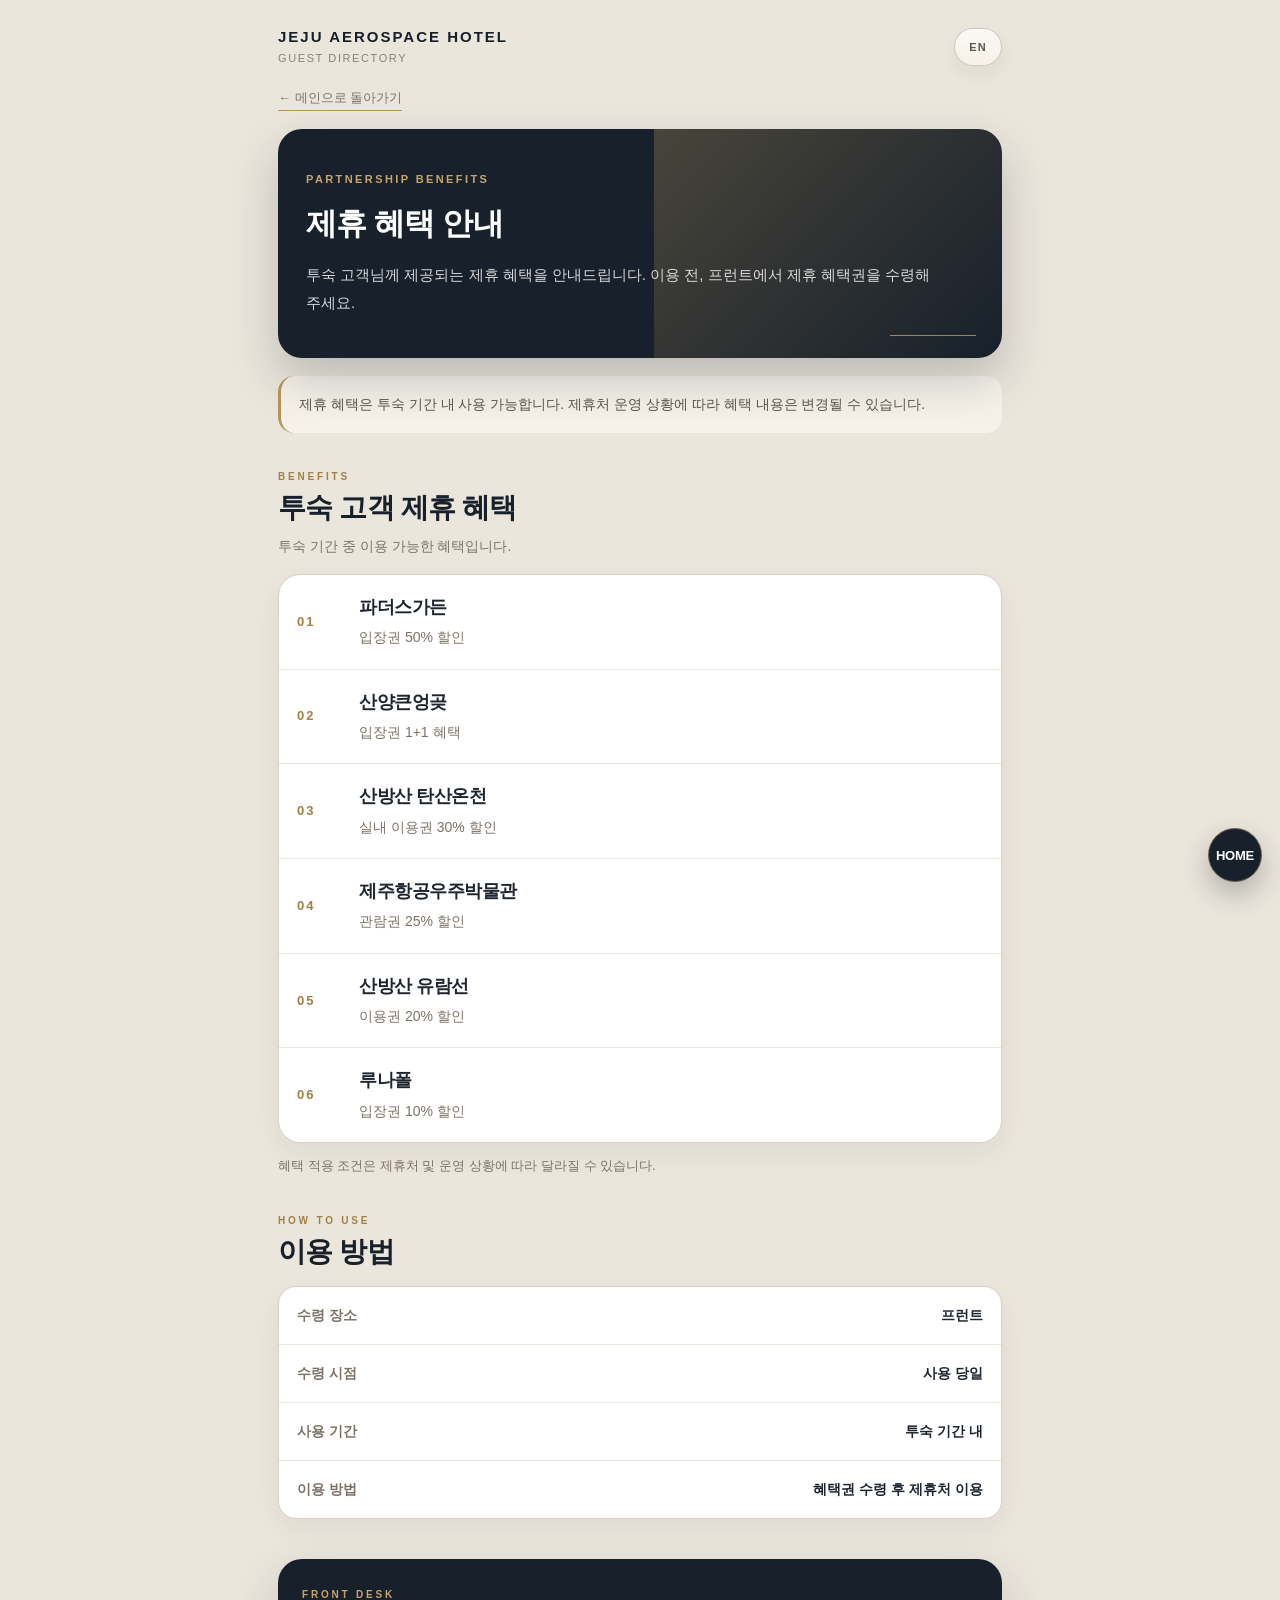
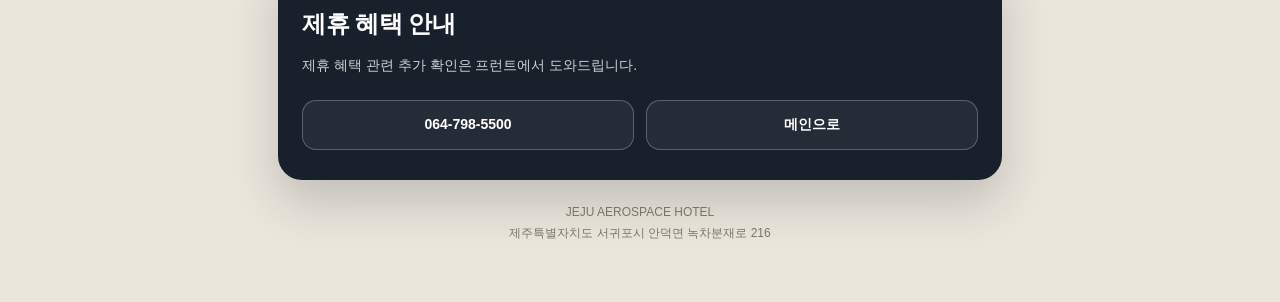
<file: benefits.html>
<!DOCTYPE html>
<html lang="ko">
<head>
  <meta charset="UTF-8" />
  <meta name="viewport" content="width=device-width, initial-scale=1.0" />
  <title>제휴 혜택 안내 | JEJU AEROSPACE HOTEL</title>

  <!-- Google Tag Manager -->
  <script>(function(w,d,s,l,i){w[l]=w[l]||[];w[l].push({'gtm.start':
  new Date().getTime(),event:'gtm.js'});var f=d.getElementsByTagName(s)[0],
  j=d.createElement(s),dl=l!='dataLayer'?'&l='+l:'';j.async=true;j.src=
  'https://www.googletagmanager.com/gtm.js?id='+i+dl;f.parentNode.insertBefore(j,f);
  })(window,document,'script','dataLayer','GTM-KJN6C6B9');</script>
  <!-- End Google Tag Manager -->

  <link rel="stylesheet" href="style.css" />
</head>

<body>
  <!-- Google Tag Manager (noscript) -->
  <noscript><iframe src="https://www.googletagmanager.com/ns.html?id=GTM-KJN6C6B9"
  height="0" width="0" style="display:none;visibility:hidden"></iframe></noscript>
  <!-- End Google Tag Manager (noscript) -->

  <main class="page">

    <header class="topbar">
      <div>
        <div class="brand-main">JEJU AEROSPACE HOTEL</div>
        <div class="brand-sub">Guest Directory</div>
      </div>
      <a class="language" href="en/benefits.html" aria-label="English version">EN</a>
    </header>

    <a class="back-link" href="index.html">← 메인으로 돌아가기</a>

    <section class="hero">
      <div class="hero-inner">
        <span class="kicker">Partnership Benefits</span>
        <h1>제휴 혜택 안내</h1>
        <p>
          투숙 고객님께 제공되는 제휴 혜택을 안내드립니다.
          이용 전, 프런트에서 제휴 혜택권을 수령해 주세요.
        </p>
      </div>
    </section>

    <div class="notice">
      제휴 혜택은 투숙 기간 내 사용 가능합니다.
      제휴처 운영 상황에 따라 혜택 내용은 변경될 수 있습니다.
    </div>

    <section class="section">
      <div class="section-header">
        <span class="section-label">Benefits</span>
        <h2 class="section-title">투숙 고객 제휴 혜택</h2>
        <p class="section-desc">
          투숙 기간 중 이용 가능한 혜택입니다.
        </p>
      </div>

      <div class="benefit-list">
        <div class="benefit-card">
          <div class="benefit-no">01</div>
          <div>
            <div class="benefit-title">파더스가든</div>
            <div class="benefit-desc">입장권 50% 할인</div>
          </div>
        </div>

        <div class="benefit-card">
          <div class="benefit-no">02</div>
          <div>
            <div class="benefit-title">산양큰엉곶</div>
            <div class="benefit-desc">입장권 1+1 혜택</div>
          </div>
        </div>

        <div class="benefit-card">
          <div class="benefit-no">03</div>
          <div>
            <div class="benefit-title">산방산 탄산온천</div>
            <div class="benefit-desc">실내 이용권 30% 할인</div>
          </div>
        </div>

        <div class="benefit-card">
          <div class="benefit-no">04</div>
          <div>
            <div class="benefit-title">제주항공우주박물관</div>
            <div class="benefit-desc">관람권 25% 할인</div>
          </div>
        </div>

        <div class="benefit-card">
          <div class="benefit-no">05</div>
          <div>
            <div class="benefit-title">산방산 유람선</div>
            <div class="benefit-desc">이용권 20% 할인</div>
          </div>
        </div>

        <div class="benefit-card">
          <div class="benefit-no">06</div>
          <div>
            <div class="benefit-title">루나폴</div>
            <div class="benefit-desc">입장권 10% 할인</div>
          </div>
        </div>
      </div>

      <div class="sub-note">
        혜택 적용 조건은 제휴처 및 운영 상황에 따라 달라질 수 있습니다.
      </div>
    </section>

    <section class="section">
      <div class="section-header">
        <span class="section-label">How to Use</span>
        <h2 class="section-title">이용 방법</h2>
      </div>

      <div class="info-table">
        <div class="info-row">
          <div class="info-label">수령 장소</div>
          <div class="info-value">프런트</div>
        </div>

        <div class="info-row">
          <div class="info-label">수령 시점</div>
          <div class="info-value">사용 당일</div>
        </div>

        <div class="info-row">
          <div class="info-label">사용 기간</div>
          <div class="info-value">투숙 기간 내</div>
        </div>

        <div class="info-row">
          <div class="info-label">이용 방법</div>
          <div class="info-value">혜택권 수령 후 제휴처 이용</div>
        </div>
      </div>
    </section>

    <section class="contact" id="front">
      <span class="section-label">Front Desk</span>
      <h2>제휴 혜택 안내</h2>
      <p>
        제휴 혜택 관련 추가 확인은 프런트에서 도와드립니다.
      </p>

      <div class="contact-actions">
        <a class="contact-button" href="tel:0647985500">064-798-5500</a>
        <a class="contact-button" href="index.html">메인으로</a>
      </div>
    </section>

    <footer class="footer">
      JEJU AEROSPACE HOTEL<br>
      제주특별자치도 서귀포시 안덕면 녹차분재로 216
    </footer>
    <a class="floating-home" href="index.html">HOME</a>
  </main>
</body>
</html>
</file>
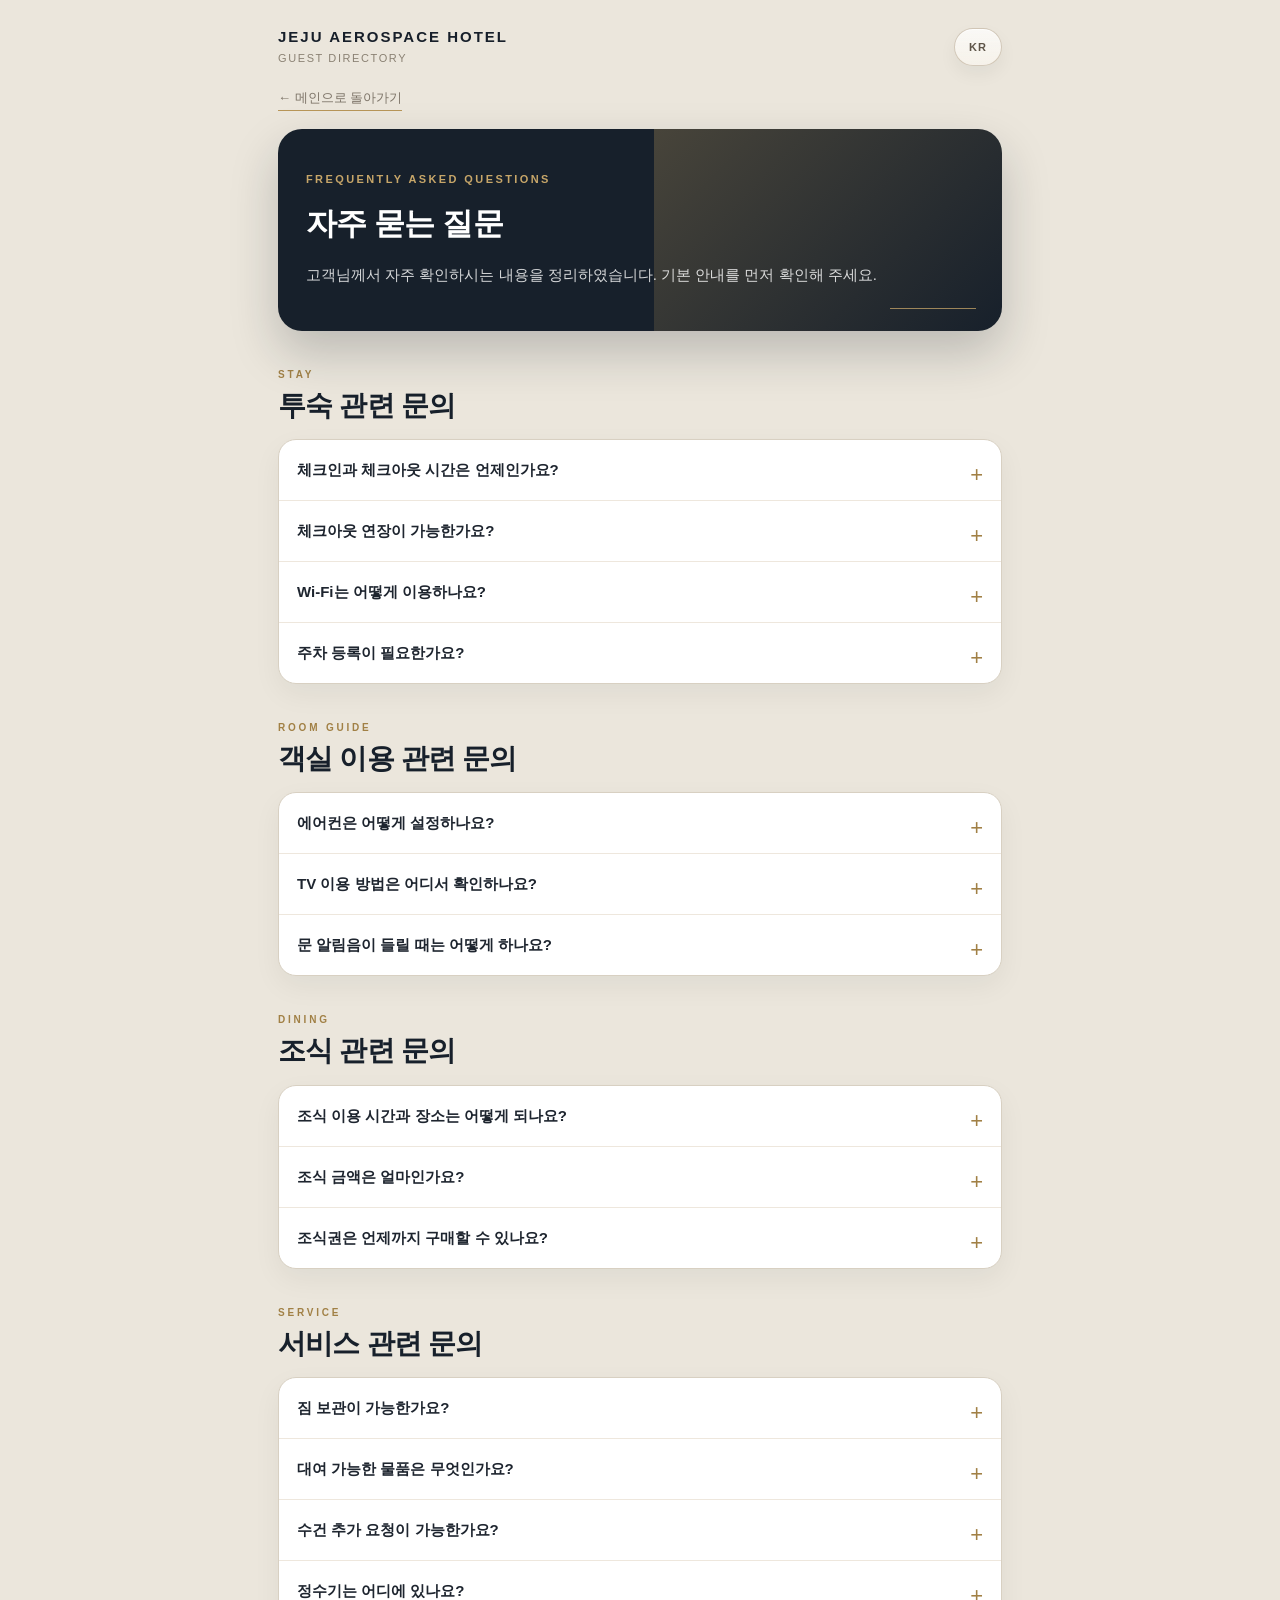
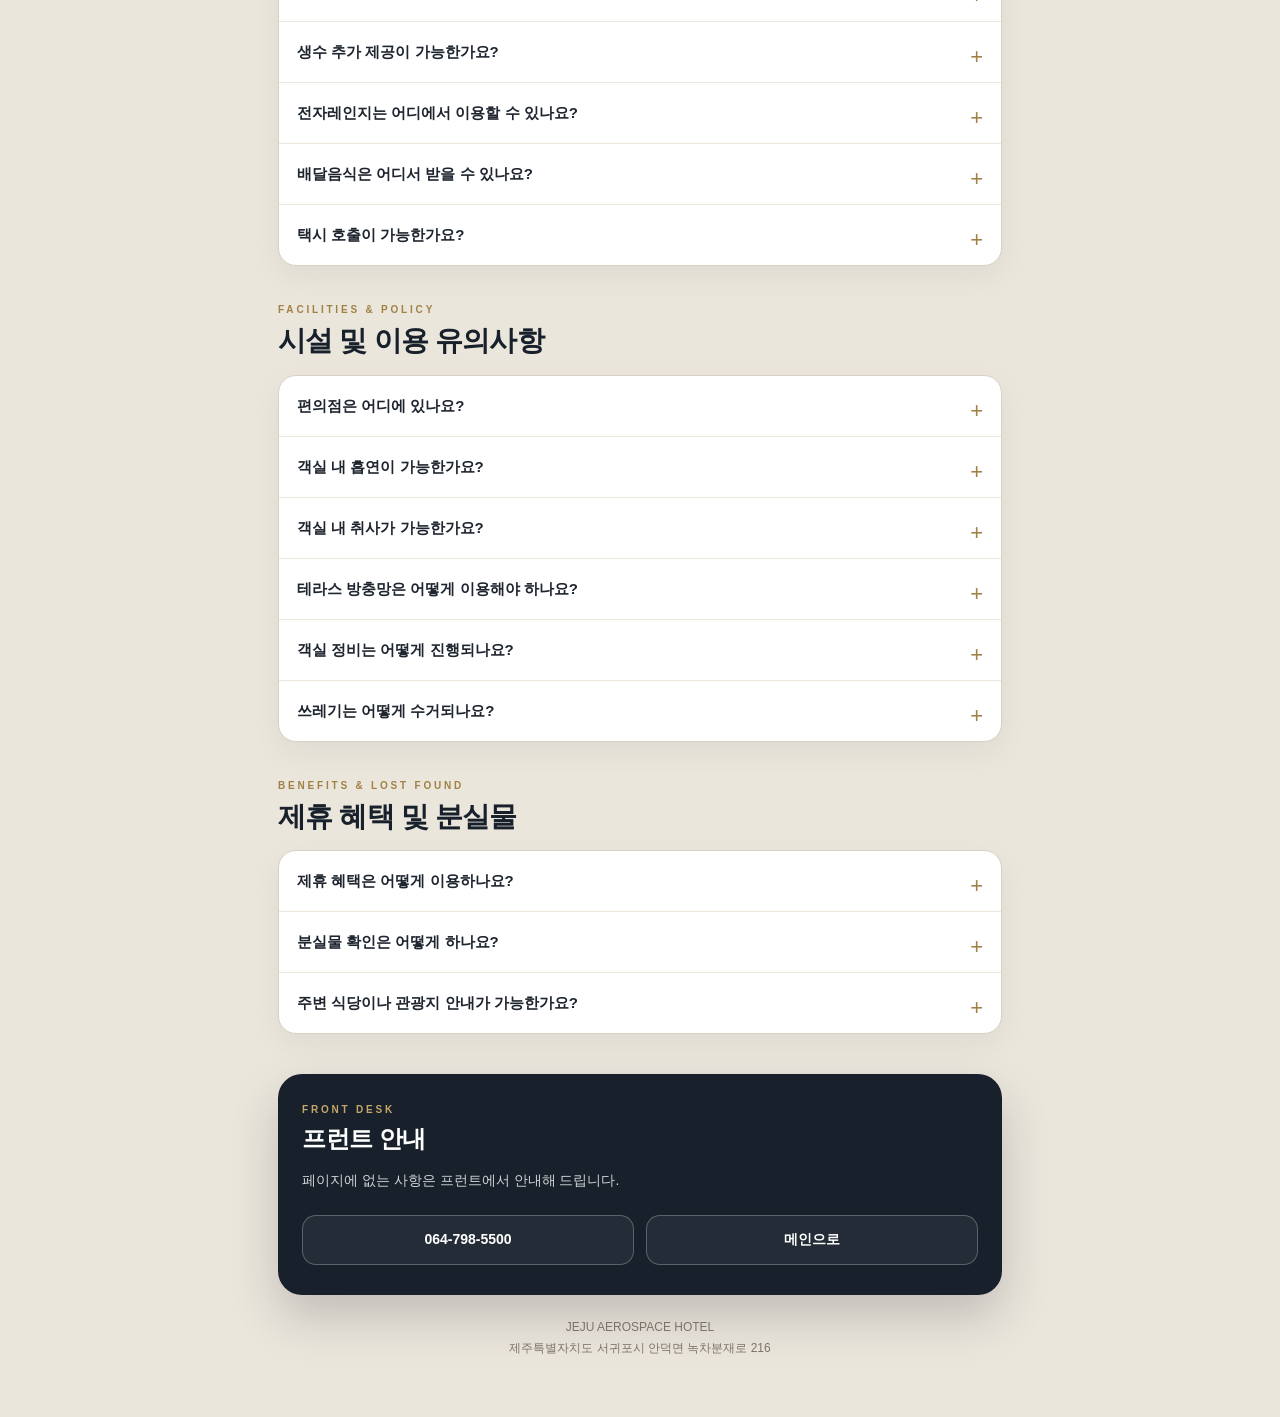
<file: faq.html>
<!DOCTYPE html>
<html lang="ko">
<head>
  <meta charset="UTF-8" />
  <meta name="viewport" content="width=device-width, initial-scale=1.0" />
  <title>자주 묻는 질문 | JEJU AEROSPACE HOTEL</title>

  <!-- Google Tag Manager -->
  <script>(function(w,d,s,l,i){w[l]=w[l]||[];w[l].push({'gtm.start':
  new Date().getTime(),event:'gtm.js'});var f=d.getElementsByTagName(s)[0],
  j=d.createElement(s),dl=l!='dataLayer'?'&l='+l:'';j.async=true;j.src=
  'https://www.googletagmanager.com/gtm.js?id='+i+dl;f.parentNode.insertBefore(j,f);
  })(window,document,'script','dataLayer','GTM-KJN6C6B9');</script>
  <!-- End Google Tag Manager -->

  <link rel="stylesheet" href="style.css" />
</head>

<body>
  <!-- Google Tag Manager (noscript) -->
  <noscript><iframe src="https://www.googletagmanager.com/ns.html?id=GTM-KJN6C6B9"
  height="0" width="0" style="display:none;visibility:hidden"></iframe></noscript>
  <!-- End Google Tag Manager (noscript) -->

  <main class="page">

    <header class="topbar">
      <div>
        <div class="brand-main">JEJU AEROSPACE HOTEL</div>
        <div class="brand-sub">Guest Directory</div>
      </div>
      <div class="language">KR</div>
    </header>

    <a class="back-link" href="index.html">← 메인으로 돌아가기</a>

    <section class="hero">
      <div class="hero-inner">
        <span class="kicker">Frequently Asked Questions</span>
        <h1>자주 묻는 질문</h1>
        <p>
          고객님께서 자주 확인하시는 내용을 정리하였습니다.
          기본 안내를 먼저 확인해 주세요.
        </p>
      </div>
    </section>

    <section class="section">
      <div class="section-header">
        <span class="section-label">Stay</span>
        <h2 class="section-title">투숙 관련 문의</h2>
      </div>

      <div class="faq">
        <details>
          <summary>체크인과 체크아웃 시간은 언제인가요?</summary>
          <p>
            체크인은 오후 3시부터 가능하며, 체크아웃은 오전 11시까지입니다.
          </p>
        </details>

        <details>
          <summary>체크아웃 연장이 가능한가요?</summary>
          <p>
            체크아웃 연장은 당일 객실 상황에 따라 가능 여부가 달라집니다.
            최대 오후 2시까지 가능하며, 시간당 11,000원의 추가 요금이 발생합니다.
            이용을 원하시는 경우 프런트에서 안내해 드립니다.
          </p>
        </details>

        <details>
          <summary>Wi-Fi는 어떻게 이용하나요?</summary>
          <p>
            객실번호로 된 Wi-Fi를 선택해 주세요.
            별도 비밀번호 없이 이용 가능합니다.
          </p>
        </details>

        <details>
          <summary>주차 등록이 필요한가요?</summary>
          <p>
            별도의 주차 등록은 필요하지 않습니다.
            체크인 시 차량번호를 프런트에 알려 주세요.
          </p>
        </details>
      </div>
    </section>

    <section class="section">
      <div class="section-header">
        <span class="section-label">Room Guide</span>
        <h2 class="section-title">객실 이용 관련 문의</h2>
      </div>

      <div class="faq">
        <details>
          <summary>에어컨은 어떻게 설정하나요?</summary>
          <p>
            리모컨 화면의 운전 모드를 ‘냉방’으로 설정해 주세요.
            설정 후에도 이용이 원활하지 않은 경우 프런트에서 안내해 드립니다.
          </p>
        </details>

        <details>
          <summary>TV 이용 방법은 어디서 확인하나요?</summary>
          <p>
            TV 이용 방법은 리모컨 뒷면 안내를 확인해 주세요.
          </p>
        </details>

        <details>
          <summary>문 알림음이 들릴 때는 어떻게 하나요?</summary>
          <p>
            문 알림음이 들릴 경우 객실 문을 끝까지 밀어 완전히 닫아 주세요.
          </p>
        </details>
      </div>
    </section>

    <section class="section">
      <div class="section-header">
        <span class="section-label">Dining</span>
        <h2 class="section-title">조식 관련 문의</h2>
      </div>

      <div class="faq">
        <details>
          <summary>조식 이용 시간과 장소는 어떻게 되나요?</summary>
          <p>
            조식은 오전 7시부터 오전 10시까지 이용 가능하며,
            입장은 오전 9시 30분까지 가능합니다.
            조식 장소는 A동 1층입니다.
          </p>
        </details>

        <details>
          <summary>조식 금액은 얼마인가요?</summary>
          <p>
            조식은 전날 구매 시 사전 할인가로 이용 가능합니다.
          </p>

          <div class="price-box">
            성인 사전 구매: 15,000원<br>
            성인 당일 구매: 17,600원<br>
            소인: 12,100원<br><br>
            사전 할인가로 구매한 조식권은 환불이 어렵습니다.
          </div>
        </details>

        <details>
          <summary>조식권은 언제까지 구매할 수 있나요?</summary>
          <p>
            사전 할인가 조식권은 전날 23시 30분까지 구매 가능합니다.
            당일 조식권은 당일 오전 9시 20분까지 구매 가능합니다.
          </p>
        </details>
      </div>
    </section>

    <section class="section">
      <div class="section-header">
        <span class="section-label">Service</span>
        <h2 class="section-title">서비스 관련 문의</h2>
      </div>

      <div class="faq">
        <details>
          <summary>짐 보관이 가능한가요?</summary>
          <p>
            체크인 전·체크아웃 후 짐 보관이 가능합니다.
          </p>
        </details>

        <details>
          <summary>대여 가능한 물품은 무엇인가요?</summary>
          <p>
            와인 오프너, 충전기, 컨버터 등 일부 물품 대여가 가능합니다.
            대여 물품은 수량이 한정되어 있으며, 사용 후 프런트로 반납해 주세요.
          </p>
        </details>

        <details>
          <summary>수건 추가 요청이 가능한가요?</summary>
          <p>
            추가 수건이 필요한 경우 프런트로 연락해 주세요.
          </p>
        </details>

        <details>
          <summary>정수기는 어디에 있나요?</summary>
          <p>
            정수기는 A동 각 층에 비치되어 있습니다.
            B동 이용 고객은 로비층 연회장 정수기를 이용해 주세요.
          </p>
        </details>

        <details>
          <summary>생수 추가 제공이 가능한가요?</summary>
          <p>
            추가 생수는 호텔 내 편의점에서 구매하실 수 있습니다.
          </p>
        </details>

        <details>
          <summary>전자레인지는 어디에서 이용할 수 있나요?</summary>
          <p>
            전자레인지는 프런트 옆 CU 편의점에서 이용하실 수 있습니다.
          </p>
        </details>

        <details>
          <summary>배달음식은 어디서 받을 수 있나요?</summary>
          <p>
            배달음식은 프런트 앞 로비에서 직접 수령해 주세요.
          </p>
        </details>

        <details>
          <summary>택시 호출이 가능한가요?</summary>
          <p>
            프런트에서 카카오 택시 호출을 도와드립니다.
            택시 호출은 배차 상황에 따라 대기 시간이 발생할 수 있습니다.
          </p>
        </details>
      </div>
    </section>

    <section class="section">
      <div class="section-header">
        <span class="section-label">Facilities & Policy</span>
        <h2 class="section-title">시설 및 이용 유의사항</h2>
      </div>

      <div class="faq">
        <details>
          <summary>편의점은 어디에 있나요?</summary>
          <p>
            편의점은 프런트 옆 CU 편의점입니다.
            24시간 운영되며, 22시부터 익일 14시까지는 무인으로 운영됩니다.
            무인 운영 시간에는 담배 및 주류 등 일부 상품 구매가 제한될 수 있습니다.
          </p>
        </details>

        <details>
          <summary>객실 내 흡연이 가능한가요?</summary>
          <p>
            전 객실은 금연 객실입니다.
            흡연은 지정된 흡연 구역을 이용해 주세요.
            객실 내 흡연 시 별도 비용이 청구될 수 있습니다.
          </p>
        </details>

        <details>
          <summary>객실 내 취사가 가능한가요?</summary>
          <p>
            객실 내 취사는 불가합니다.
            안전하고 쾌적한 객실 이용을 위해 협조해 주세요.
          </p>
        </details>

        <details>
          <summary>테라스 방충망은 어떻게 이용해야 하나요?</summary>
          <p>
            테라스 방충망은 항상 닫아 주세요.
          </p>
        </details>

        <details>
          <summary>객실 정비는 어떻게 진행되나요?</summary>
          <p>
            객실 정비는 호텔 운영 기준에 따라 진행됩니다.
            객실 정비 기준 및 가능 시간은 호텔 운영 상황에 따라 달라질 수 있습니다.
          </p>
        </details>

        <details>
          <summary>쓰레기는 어떻게 수거되나요?</summary>
          <p>
            쓰레기는 객실에 두시면 외출 또는 체크아웃 시 수거됩니다.
          </p>
        </details>
      </div>
    </section>

    <section class="section">
      <div class="section-header">
        <span class="section-label">Benefits & Lost Found</span>
        <h2 class="section-title">제휴 혜택 및 분실물</h2>
      </div>

      <div class="faq">
        <details>
          <summary>제휴 혜택은 어떻게 이용하나요?</summary>
          <p>
            제휴 혜택은 투숙 기간 내 사용 가능합니다.
            이용 전, 프런트에서 제휴 혜택권을 수령해 주세요.
          </p>
        </details>

        <details>
          <summary>분실물 확인은 어떻게 하나요?</summary>
          <p>
            호텔에서 발견된 분실물은 최대 30일 동안 보관됩니다.
            분실물 확인은 프런트 전화 또는 방문으로 도와드립니다.
          </p>
        </details>

        <details>
          <summary>주변 식당이나 관광지 안내가 가능한가요?</summary>
          <p>
            주변 식당 안내 리스트와 주변 안내 지도는 프런트에서 제공해 드립니다.
          </p>
        </details>
      </div>
    </section>

    <section class="contact" id="front">
      <span class="section-label">Front Desk</span>
      <h2>프런트 안내</h2>
      <p>
        페이지에 없는 사항은 프런트에서 안내해 드립니다.
      </p>

      <div class="contact-actions">
        <a class="contact-button" href="tel:0647985500">064-798-5500</a>
        <a class="contact-button" href="index.html">메인으로</a>
      </div>
    </section>

    <footer class="footer">
      JEJU AEROSPACE HOTEL<br>
      제주특별자치도 서귀포시 안덕면 녹차분재로 216
    </footer>

  </main>
</body>
</html>
</file>
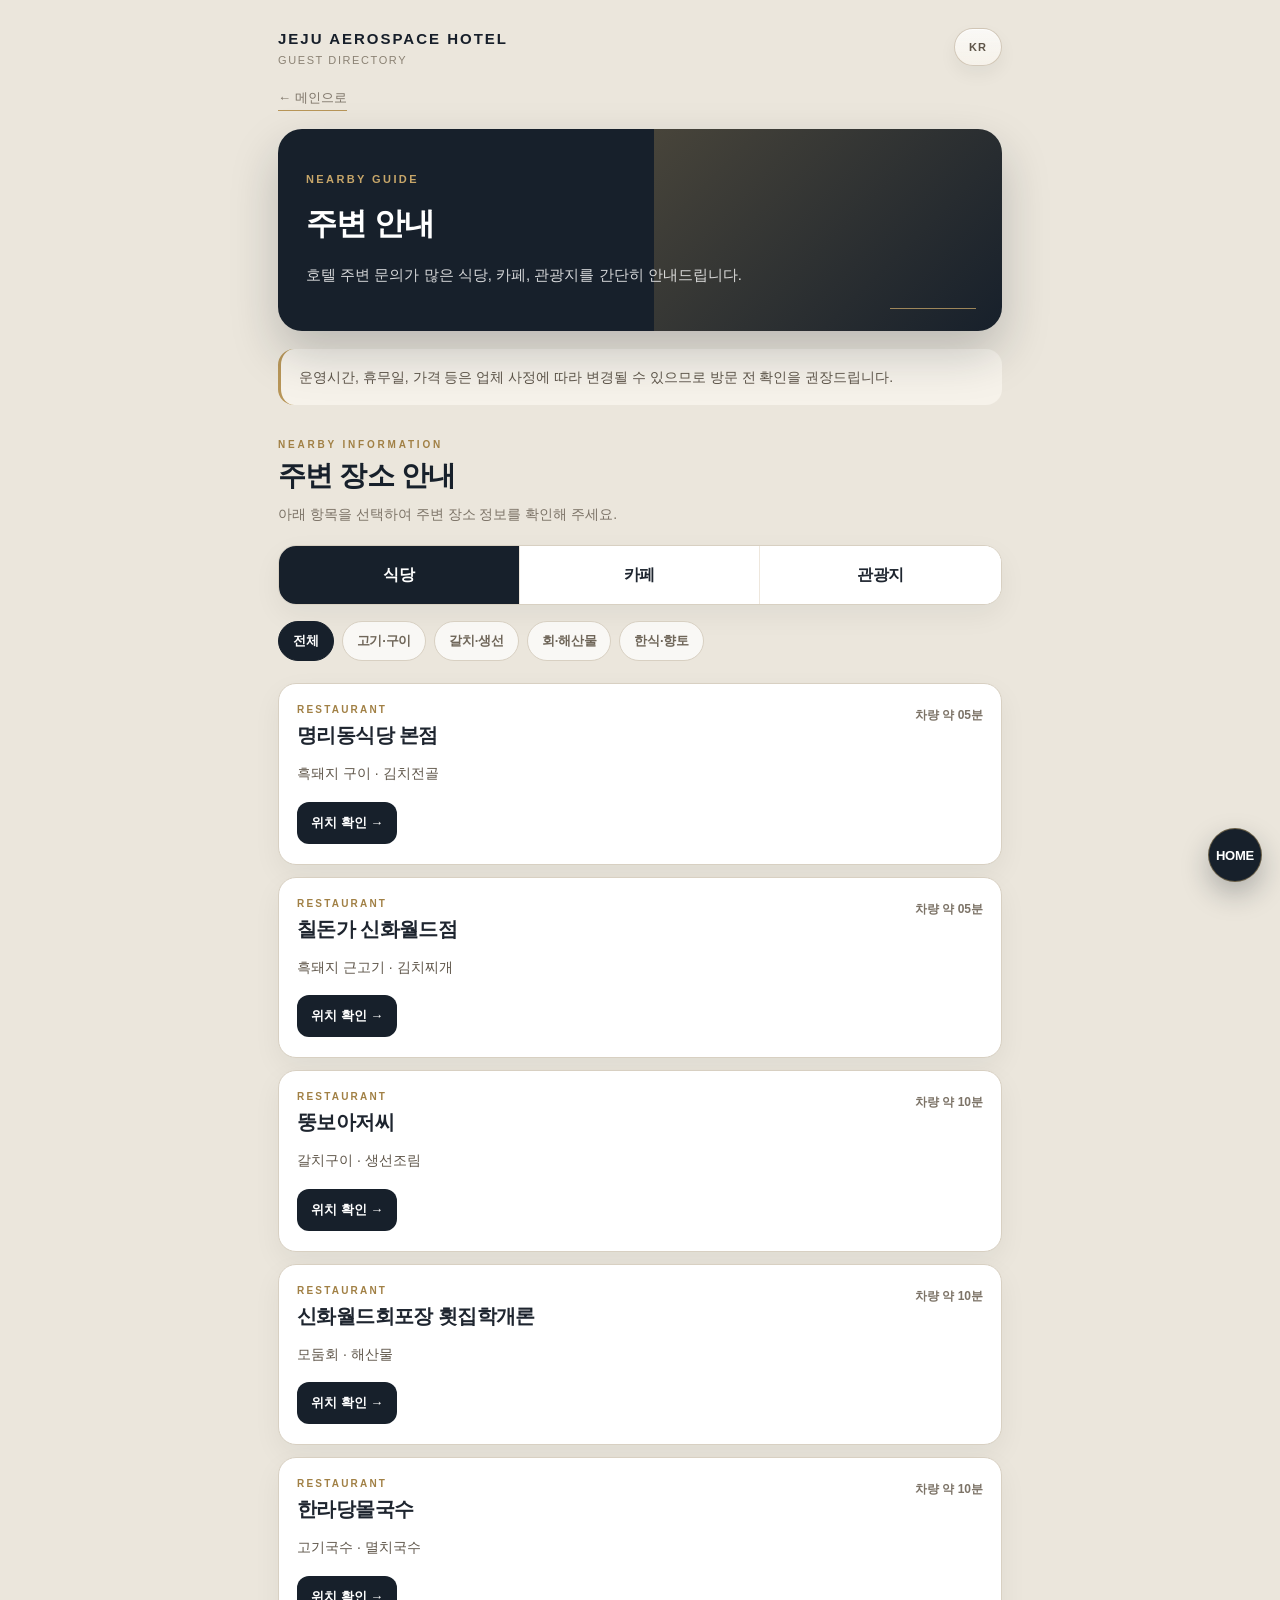
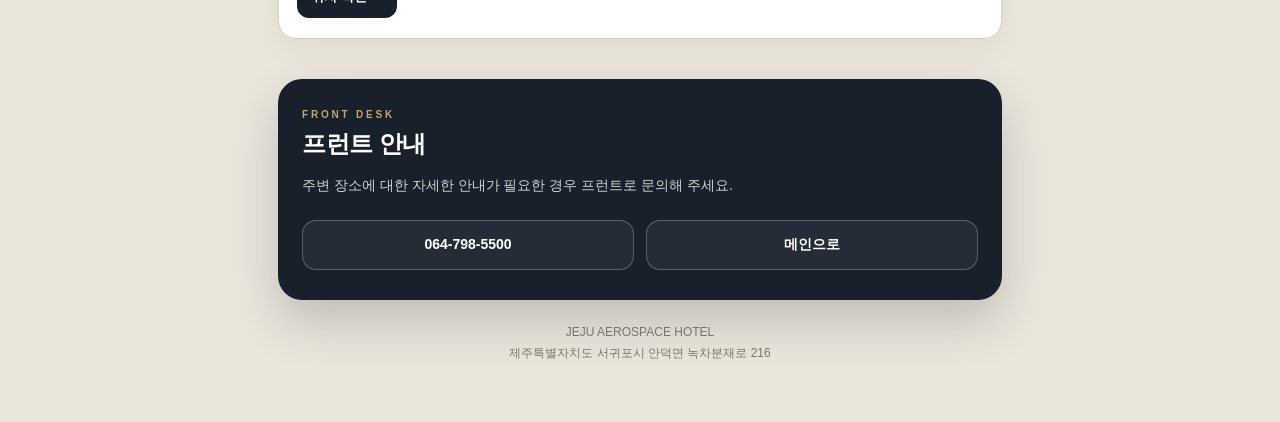
<file: nearby.html>
<!DOCTYPE html>
<html lang="ko">
<head>
  <meta charset="UTF-8" />
  <meta name="viewport" content="width=device-width, initial-scale=1.0" />
  <title>주변 안내 | JEJU AEROSPACE HOTEL</title>

  <!-- Google Tag Manager -->
  <script>(function(w,d,s,l,i){w[l]=w[l]||[];w[l].push({'gtm.start':
  new Date().getTime(),event:'gtm.js'});var f=d.getElementsByTagName(s)[0],
  j=d.createElement(s),dl=l!='dataLayer'?'&l='+l:'';j.async=true;j.src=
  'https://www.googletagmanager.com/gtm.js?id='+i+dl;f.parentNode.insertBefore(j,f);
  })(window,document,'script','dataLayer','GTM-KJN6C6B9');</script>
  <!-- End Google Tag Manager -->

  <link rel="stylesheet" href="style.css" />
</head>

<body>
  <!-- Google Tag Manager (noscript) -->
  <noscript><iframe src="https://www.googletagmanager.com/ns.html?id=GTM-KJN6C6B9"
  height="0" width="0" style="display:none;visibility:hidden"></iframe></noscript>
  <!-- End Google Tag Manager (noscript) -->

  <main class="page">

    <header class="topbar">
      <div class="topbar-brand">
        <div class="brand-main">JEJU AEROSPACE HOTEL</div>
        <div class="brand-sub">Guest Directory</div>
      </div>

      <div class="topbar-actions">
        <div class="language">KR</div>
      </div>
    </header>

    <a class="back-link" href="index.html">← 메인으로</a>

    <section class="hero">
      <div class="hero-inner">
        <span class="kicker">Nearby Guide</span>
        <h1>주변 안내</h1>
        <p>
          호텔 주변 문의가 많은 식당, 카페, 관광지를 간단히 안내드립니다.
        </p>
      </div>
    </section>

    <div class="notice">
      운영시간, 휴무일, 가격 등은 업체 사정에 따라 변경될 수 있으므로
      방문 전 확인을 권장드립니다.
    </div>

    <section class="section nearby-section">
      <div class="section-header">
        <span class="section-label">Nearby Information</span>
        <h2 class="section-title">주변 장소 안내</h2>
        <p class="section-desc">
          아래 항목을 선택하여 주변 장소 정보를 확인해 주세요.
        </p>
      </div>

      <div class="nearby-tabs" role="tablist" aria-label="주변 안내 분류">
        <button
          class="nearby-tab is-active"
          type="button"
          role="tab"
          aria-selected="true"
          aria-controls="nearby-restaurant"
          data-nearby-tab="restaurant"
        >
          식당
        </button>

        <button
          class="nearby-tab"
          type="button"
          role="tab"
          aria-selected="false"
          aria-controls="nearby-cafe"
          data-nearby-tab="cafe"
        >
          카페
        </button>

        <button
          class="nearby-tab"
          type="button"
          role="tab"
          aria-selected="false"
          aria-controls="nearby-tour"
          data-nearby-tab="tour"
        >
          관광지
        </button>
      </div>

      <div class="nearby-panel is-active" id="nearby-restaurant" role="tabpanel" data-nearby-panel="restaurant">

        <div class="restaurant-filter-wrap">

          <div class="restaurant-filters" role="tablist" aria-label="식당 분류">
            <button
              class="restaurant-filter is-active"
              type="button"
              data-restaurant-filter="all"
              aria-selected="true"
            >
              전체
            </button>

            <button
              class="restaurant-filter"
              type="button"
              data-restaurant-filter="meat"
              aria-selected="false"
            >
              고기·구이
            </button>

            <button
              class="restaurant-filter"
              type="button"
              data-restaurant-filter="fish"
              aria-selected="false"
            >
              갈치·생선
            </button>

            <button
              class="restaurant-filter"
              type="button"
              data-restaurant-filter="seafood"
              aria-selected="false"
            >
              회·해산물
            </button>

            <button
              class="restaurant-filter"
              type="button"
              data-restaurant-filter="local"
              aria-selected="false"
            >
              한식·향토
            </button>
          </div>
        </div>

        <div class="nearby-list">

          <article class="nearby-card" data-restaurant-category="meat">
            <div class="nearby-card-head">
              <div>
                <div class="nearby-category">Restaurant</div>
                <h3>명리동식당 본점</h3>
              </div>
              <span class="nearby-distance">차량 약 05분</span>
            </div>

            <p>
              흑돼지 구이 · 김치전골
            </p>

            <a class="nearby-button" href="https://map.naver.com/p/search/%EB%AA%85%EB%A6%AC%EB%8F%99%EC%8B%9D%EB%8B%B9/place/16891414?c=13.82,0,0,0,dh&placePath=%2Fhome%3Fbk_query%3D%EB%AA%85%EB%A6%AC%EB%8F%99%EC%8B%9D%EB%8B%B9%26entry%3Dbmp%26from%3Dmap%26fromPanelNum%3D2%26timestamp%3D202607090101%26locale%3Dko%26svcName%3Dmap_pcv5%26searchText%3D%EB%AA%85%EB%A6%AC%EB%8F%99%EC%8B%9D%EB%8B%B9" target="_blank" rel="noopener">
              위치 확인 →
            </a>
          </article>
          <article class="nearby-card" data-restaurant-category="meat">
            <div class="nearby-card-head">
              <div>
                <div class="nearby-category">Restaurant</div>
                <h3>칠돈가 신화월드점</h3>
              </div>
              <span class="nearby-distance">차량 약 05분</span>
            </div>

            <p>
              흑돼지 근고기 · 김치찌개
            </p>

            <a class="nearby-button" href="https://map.naver.com/p/search/%EC%B9%A0%EB%8F%88%EA%B0%80/place/1462473274?c=13.00,0,0,0,dh&placePath=%2Fhome%3Fentry%3Dbmp%26from%3Dmap%26fromPanelNum%3D2%26timestamp%3D202607090136%26locale%3Dko%26svcName%3Dmap_pcv5%26searchText%3D%EC%B9%A0%EB%8F%88%EA%B0%80" target="_blank" rel="noopener">
              위치 확인 →
            </a>
          </article>
          
          <article class="nearby-card" data-restaurant-category="fish">
            <div class="nearby-card-head">
              <div>
                <div class="nearby-category">Restaurant</div>
                <h3>뚱보아저씨</h3>
              </div>
              <span class="nearby-distance">차량 약 10분</span>
            </div>

            <p>
              갈치구이 · 생선조림
            </p>

            <a class="nearby-button" href="https://map.naver.com/p/entry/place/1803980882?c=14.61,0,0,0,dh&placePath=%2Freview%3FadditionalHeight%3D76%26fromPanelNum%3D1%26locale%3Dko%26svcName%3Dmap_pcv5%26timestamp%3D202607090144" target="_blank" rel="noopener">
              위치 확인 →
            </a>
          </article>

          <article class="nearby-card" data-restaurant-category="seafood">
            <div class="nearby-card-head">
              <div>
                <div class="nearby-category">Restaurant</div>
                <h3>신화월드회포장 횟집학개론</h3>
              </div>
              <span class="nearby-distance">차량 약 10분</span>
            </div>

            <p>
              모둠회 · 해산물
            </p>

            <a class="nearby-button" href="https://map.naver.com/p/entry/place/1542639862?c=13.00,0,0,0,dh&placePath=%2Fhome%3Ffrom%3Dmap%26fromPanelNum%3D1%26additionalHeight%3D76%26timestamp%3D202607090153%26locale%3Dko%26svcName%3Dmap_pcv5" target="_blank" rel="noopener">
              위치 확인 →
            </a>
          </article>

          <article class="nearby-card" data-restaurant-category="local">
            <div class="nearby-card-head">
              <div>
                <div class="nearby-category">Restaurant</div>
                <h3>한라당몰국수</h3>
              </div>
              <span class="nearby-distance">차량 약 10분</span>
            </div>

            <p>
              고기국수 · 멸치국수
            </p>

            <a class="nearby-button" href="https://map.naver.com/p/entry/place/32689164?c=12.00,0,0,0,dh&placePath=%2Fhome%3Ffrom%3Dmap%26fromPanelNum%3D1%26additionalHeight%3D76%26timestamp%3D202607090201%26locale%3Dko%26svcName%3Dmap_pcv5" target="_blank" rel="noopener">
              위치 확인 →
            </a>
          </article>

          <!-- 실제 식당 추가 시 아래 형식을 복사해서 사용하세요.
          data-restaurant-category 값은 아래 중 하나를 사용하면 됩니다.

          흑돼지: pork
          갈치: galchi
          회: sashimi
          향토음식: local

          <article class="nearby-card" data-restaurant-category="pork">
            <div class="nearby-card-head">
              <div>
                <div class="nearby-category">Restaurant</div>
                <h3>상호명 입력</h3>
              </div>
              <span class="nearby-distance">차량 약 00분</span>
            </div>

            <p>
              음식 분류 · 대표 메뉴 입력
            </p>

            <a class="nearby-button" href="#" target="_blank" rel="noopener">
              지도 보기
            </a>
          </article>
          -->

        </div>
      </div>

      <div class="nearby-panel" id="nearby-cafe" role="tabpanel" data-nearby-panel="cafe" hidden>
        <div class="nearby-list">

          <article class="nearby-card">
            <div class="nearby-card-head">
              <div>
                <div class="nearby-category">Cafe</div>
                <h3>카페 정보 준비 중</h3>
              </div>
              <span class="nearby-distance">프런트 문의</span>
            </div>
            <p>
              호텔 주변 카페는 프런트에서 안내해 드립니다.
              정리 후 순차적으로 업데이트 예정입니다.
            </p>
          </article>

          <!-- 실제 카페 추가 시 아래 형식을 복사해서 사용하세요.
          <article class="nearby-card">
            <div class="nearby-card-head">
              <div>
                <div class="nearby-category">Cafe</div>
                <h3>상호명</h3>
              </div>
              <span class="nearby-distance">차량 약 00분</span>
            </div>
            <p>
              카페 분류 · 대표 메뉴 입력
            </p>

            <a class="nearby-button" href="#" target="_blank" rel="noopener">
              지도 보기
            </a>
          </article>
          -->

        </div>
      </div>

      <div class="nearby-panel" id="nearby-tour" role="tabpanel" data-nearby-panel="tour" hidden>
        <div class="nearby-list">

          <article class="nearby-card">
            <div class="nearby-card-head">
              <div>
                <div class="nearby-category">Tour</div>
                <h3>관광지 정보 준비 중</h3>
              </div>
              <span class="nearby-distance">프런트 문의</span>
            </div>
            <p>
              호텔 주변 관광지는 프런트에서 안내해 드립니다.
              정리 후 순차적으로 업데이트 예정입니다.
            </p>
          </article>

          <!-- 실제 관광지 추가 시 아래 형식을 복사해서 사용하세요.
          <article class="nearby-card">
            <div class="nearby-card-head">
              <div>
                <div class="nearby-category">Tour</div>
                <h3>장소명</h3>
              </div>
              <span class="nearby-distance">차량 약 00분</span>
            </div>
            <p>
              장소 분류 · 간단 안내 입력
            </p>

            <a class="nearby-button" href="#" target="_blank" rel="noopener">
              지도 보기
            </a>
          </article>
          -->

        </div>
      </div>
    </section>

    <section class="contact">
      <span class="section-label">Front Desk</span>
      <h2>프런트 안내</h2>
      <p>
        주변 장소에 대한 자세한 안내가 필요한 경우 프런트로 문의해 주세요.
      </p>

      <div class="contact-actions">
        <a class="contact-button" href="tel:0647985500">
          064-798-5500
        </a>

        <a class="contact-button" href="index.html">
          메인으로
        </a>
      </div>
    </section>

    <footer class="footer">
      JEJU AEROSPACE HOTEL<br>
      제주특별자치도 서귀포시 안덕면 녹차분재로 216
    </footer>

    <a class="floating-home" href="index.html">HOME</a>

  </main>

  <script>
    const nearbyTabs = document.querySelectorAll('.nearby-tab');
    const nearbyPanels = document.querySelectorAll('.nearby-panel');

    nearbyTabs.forEach(function(tab) {
      tab.addEventListener('click', function() {
        const target = tab.dataset.nearbyTab;

        nearbyTabs.forEach(function(item) {
          item.classList.remove('is-active');
          item.setAttribute('aria-selected', 'false');
        });

        nearbyPanels.forEach(function(panel) {
          panel.classList.remove('is-active');
          panel.hidden = true;
        });

        tab.classList.add('is-active');
        tab.setAttribute('aria-selected', 'true');

        const activePanel = document.querySelector('[data-nearby-panel="' + target + '"]');
        if (activePanel) {
          activePanel.hidden = false;
          activePanel.classList.add('is-active');
        }

        window.dataLayer = window.dataLayer || [];
        window.dataLayer.push({
          event: 'nearby_tab_click',
          nearby_tab: target
        });
      });
    });

    const restaurantFilters = document.querySelectorAll('.restaurant-filter');
    const restaurantCards = document.querySelectorAll('[data-restaurant-category]');

    restaurantFilters.forEach(function(filter) {
      filter.addEventListener('click', function() {
        const target = filter.dataset.restaurantFilter;

        restaurantFilters.forEach(function(item) {
          item.classList.remove('is-active');
          item.setAttribute('aria-selected', 'false');
        });

        filter.classList.add('is-active');
        filter.setAttribute('aria-selected', 'true');

        restaurantCards.forEach(function(card) {
          const category = card.dataset.restaurantCategory;

          if (target === 'all' || category === target) {
            card.hidden = false;
          } else {
            card.hidden = true;
          }
        });

        window.dataLayer = window.dataLayer || [];
        window.dataLayer.push({
          event: 'restaurant_filter_click',
          restaurant_filter: target
        });
      });
    });
  </script>
</body>
</html>
</file>
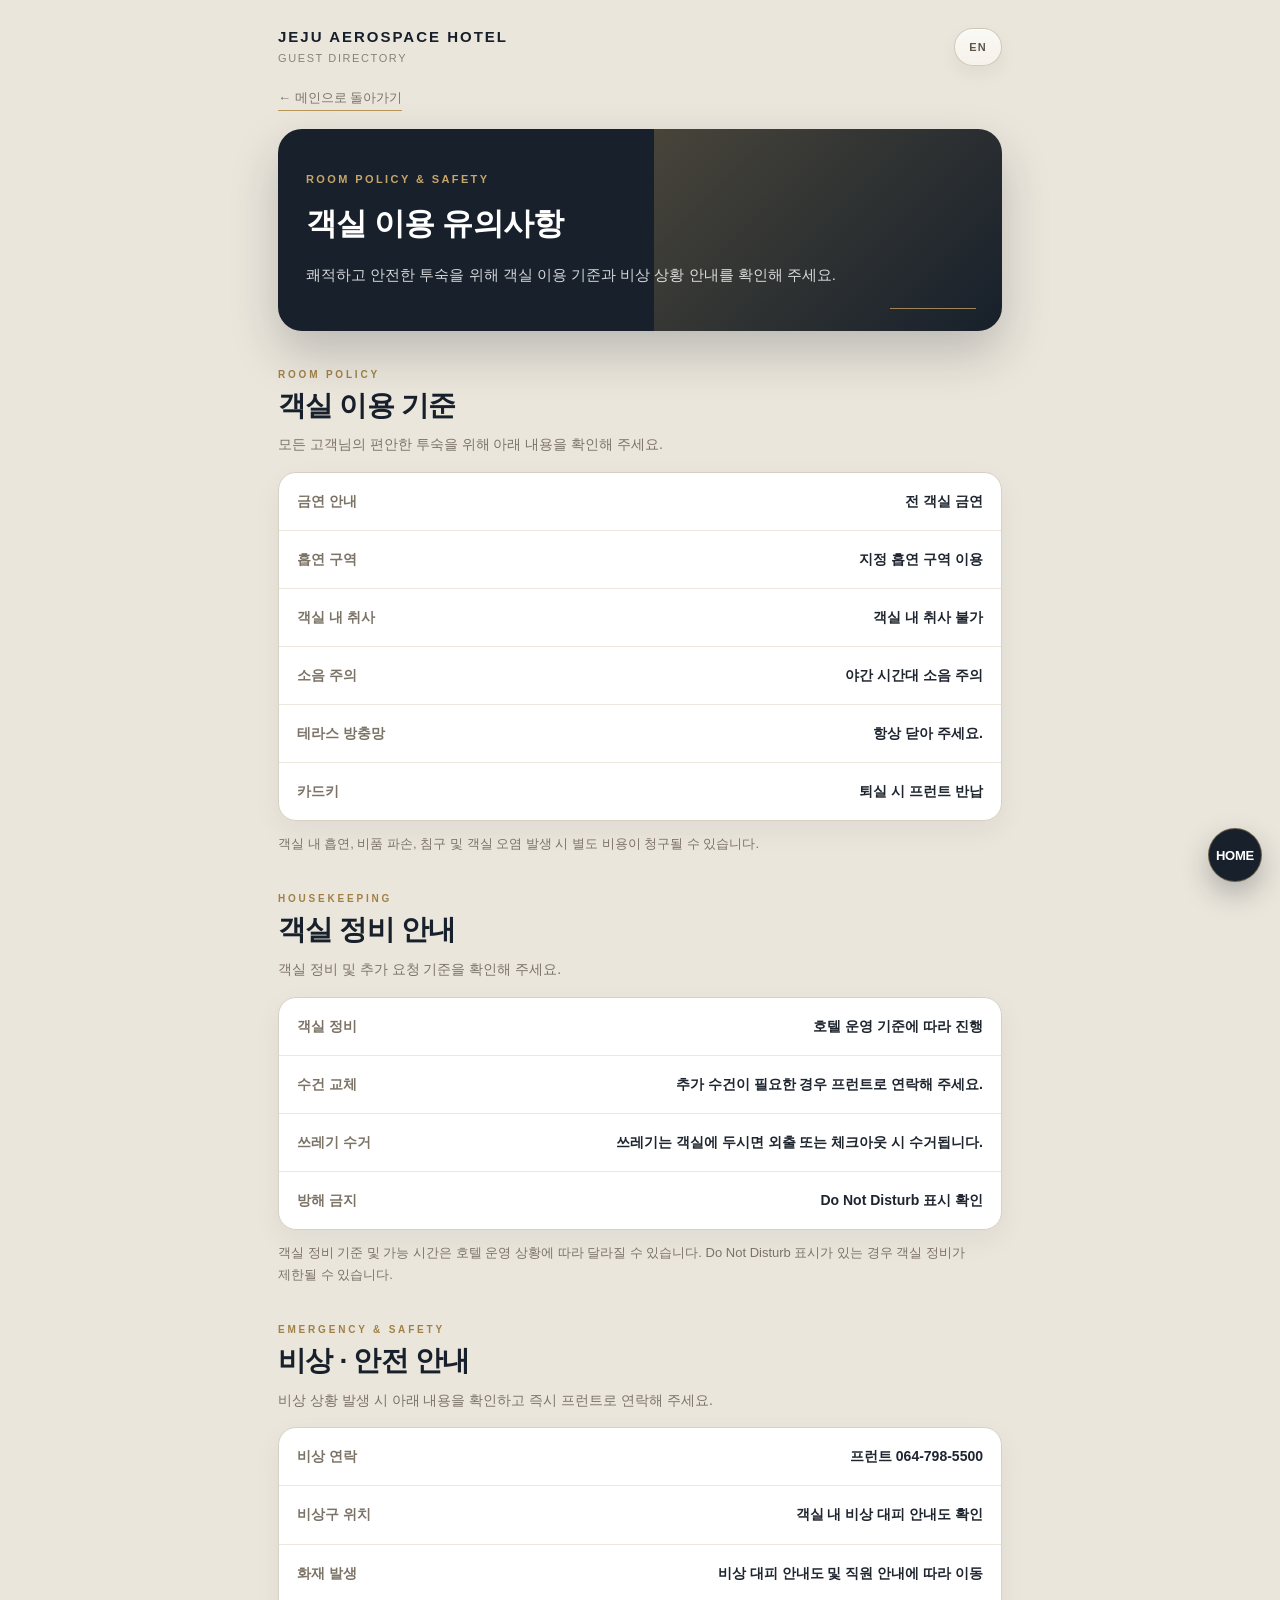
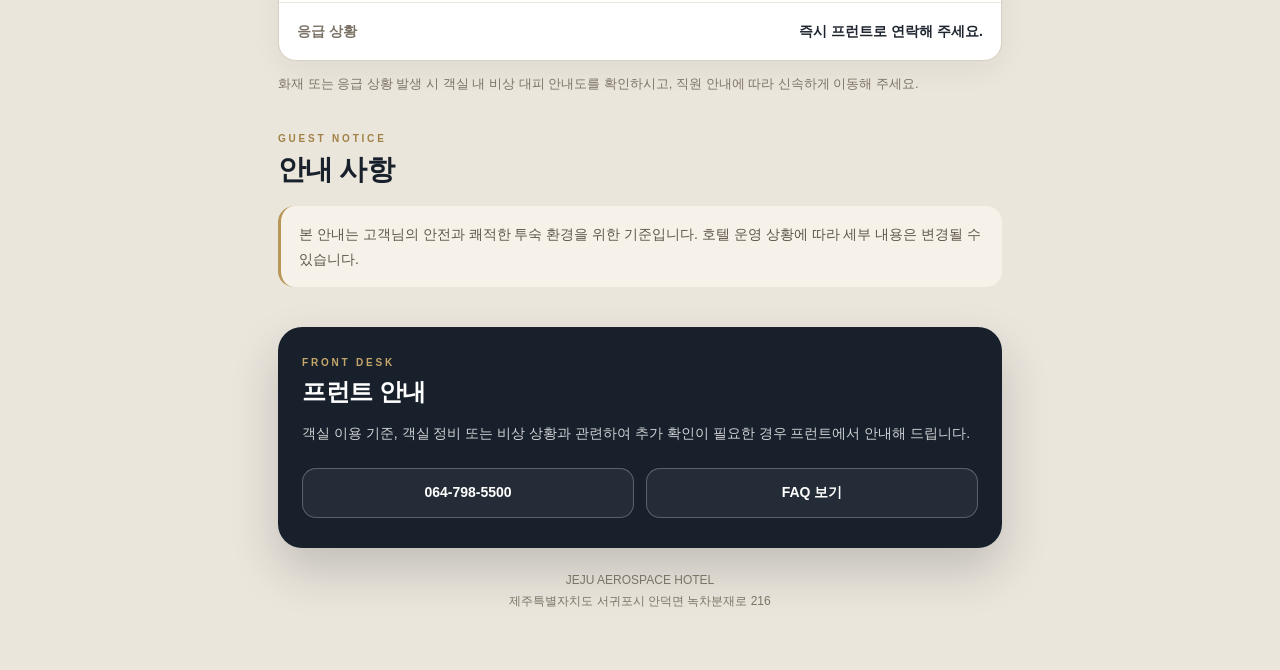
<file: policy.html>
<!DOCTYPE html>
<html lang="ko">
<head>
  <meta charset="UTF-8" />
  <meta name="viewport" content="width=device-width, initial-scale=1.0" />
  <title>객실 이용 유의사항 | JEJU AEROSPACE HOTEL</title>

  <!-- Google Tag Manager -->
  <script>(function(w,d,s,l,i){w[l]=w[l]||[];w[l].push({'gtm.start':
  new Date().getTime(),event:'gtm.js'});var f=d.getElementsByTagName(s)[0],
  j=d.createElement(s),dl=l!='dataLayer'?'&l='+l:'';j.async=true;j.src=
  'https://www.googletagmanager.com/gtm.js?id='+i+dl;f.parentNode.insertBefore(j,f);
  })(window,document,'script','dataLayer','GTM-KJN6C6B9');</script>
  <!-- End Google Tag Manager -->

  <link rel="stylesheet" href="style.css" />
</head>

<body>
  <!-- Google Tag Manager (noscript) -->
  <noscript><iframe src="https://www.googletagmanager.com/ns.html?id=GTM-KJN6C6B9"
  height="0" width="0" style="display:none;visibility:hidden"></iframe></noscript>
  <!-- End Google Tag Manager (noscript) -->

  <main class="page">

    <header class="topbar">
      <div>
        <div class="brand-main">JEJU AEROSPACE HOTEL</div>
        <div class="brand-sub">Guest Directory</div>
      </div>
      <a class="language" href="en/policy.html" aria-label="English version">EN</a>
    </header>

    <a class="back-link" href="index.html">← 메인으로 돌아가기</a>

    <section class="hero">
      <div class="hero-inner">
        <span class="kicker">Room Policy & Safety</span>
        <h1>객실 이용 유의사항</h1>
        <p>
          쾌적하고 안전한 투숙을 위해 객실 이용 기준과 비상 상황 안내를 확인해 주세요.
        </p>
      </div>
    </section>

    <section class="section" id="room-policy">
      <div class="section-header">
        <span class="section-label">Room Policy</span>
        <h2 class="section-title">객실 이용 기준</h2>
        <p class="section-desc">
          모든 고객님의 편안한 투숙을 위해 아래 내용을 확인해 주세요.
        </p>
      </div>

      <div class="info-table">
        <div class="info-row">
          <div class="info-label">금연 안내</div>
          <div class="info-value">전 객실 금연</div>
        </div>

        <div class="info-row">
          <div class="info-label">흡연 구역</div>
          <div class="info-value">지정 흡연 구역 이용</div>
        </div>

        <div class="info-row">
          <div class="info-label">객실 내 취사</div>
          <div class="info-value">객실 내 취사 불가</div>
        </div>

        <div class="info-row">
          <div class="info-label">소음 주의</div>
          <div class="info-value">야간 시간대 소음 주의</div>
        </div>
        <div class="info-row">
          <div class="info-label">테라스 방충망</div>
          <div class="info-value">항상 닫아 주세요.</div>
        </div>   
        <div class="info-row">
          <div class="info-label">카드키</div>
          <div class="info-value">퇴실 시 프런트 반납</div>
        </div>
      </div>

      <div class="sub-note">
        객실 내 흡연, 비품 파손, 침구 및 객실 오염 발생 시 별도 비용이 청구될 수 있습니다.
      </div>
    </section>

    <section class="section" id="housekeeping">
      <div class="section-header">
        <span class="section-label">Housekeeping</span>
        <h2 class="section-title">객실 정비 안내</h2>
        <p class="section-desc">
          객실 정비 및 추가 요청 기준을 확인해 주세요.
        </p>
      </div>

      <div class="info-table">
        <div class="info-row">
          <div class="info-label">객실 정비</div>
          <div class="info-value">호텔 운영 기준에 따라 진행</div>
        </div>

        <div class="info-row">
          <div class="info-label">수건 교체</div>
          <div class="info-value">추가 수건이 필요한 경우 프런트로 연락해 주세요.</div>
        </div>

        <div class="info-row">
          <div class="info-label">쓰레기 수거</div>
          <div class="info-value">쓰레기는 객실에 두시면 외출 또는 체크아웃 시 수거됩니다.</div>
        </div>

        <div class="info-row">
          <div class="info-label">방해 금지</div>
          <div class="info-value">Do Not Disturb 표시 확인</div>
        </div>
      </div>

      <div class="sub-note">
        객실 정비 기준 및 가능 시간은 호텔 운영 상황에 따라 달라질 수 있습니다.
        Do Not Disturb 표시가 있는 경우 객실 정비가 제한될 수 있습니다.
      </div>
    </section>

    <section class="section" id="safety">
      <div class="section-header">
        <span class="section-label">Emergency & Safety</span>
        <h2 class="section-title">비상 · 안전 안내</h2>
        <p class="section-desc">
          비상 상황 발생 시 아래 내용을 확인하고 즉시 프런트로 연락해 주세요.
        </p>
      </div>

      <div class="info-table">
        <div class="info-row">
          <div class="info-label">비상 연락</div>
          <div class="info-value">프런트 064-798-5500</div>
        </div>

        <div class="info-row">
          <div class="info-label">비상구 위치</div>
          <div class="info-value">객실 내 비상 대피 안내도 확인</div>
        </div>

        <div class="info-row">
          <div class="info-label">화재 발생</div>
          <div class="info-value">비상 대피 안내도 및 직원 안내에 따라 이동</div>
        </div>

        <div class="info-row">
          <div class="info-label">응급 상황</div>
          <div class="info-value">즉시 프런트로 연락해 주세요.</div>
        </div>
      </div>

      <div class="sub-note">
        화재 또는 응급 상황 발생 시 객실 내 비상 대피 안내도를 확인하시고,
        직원 안내에 따라 신속하게 이동해 주세요.
      </div>
    </section>

    <section class="section" id="notice">
      <div class="section-header">
        <span class="section-label">Guest Notice</span>
        <h2 class="section-title">안내 사항</h2>
      </div>

      <div class="notice">
        본 안내는 고객님의 안전과 쾌적한 투숙 환경을 위한 기준입니다.
        호텔 운영 상황에 따라 세부 내용은 변경될 수 있습니다.
      </div>
    </section>

    <section class="contact" id="front">
      <span class="section-label">Front Desk</span>
      <h2>프런트 안내</h2>
      <p>
        객실 이용 기준, 객실 정비 또는 비상 상황과 관련하여 추가 확인이 필요한 경우
        프런트에서 안내해 드립니다.
      </p>

      <div class="contact-actions">
        <a class="contact-button" href="tel:0647985500">064-798-5500</a>
        <a class="contact-button" href="faq.html">FAQ 보기</a>
      </div>
    </section>

    <footer class="footer">
      JEJU AEROSPACE HOTEL<br>
      제주특별자치도 서귀포시 안덕면 녹차분재로 216
    </footer>
    <a class="floating-home" href="index.html">HOME</a>
  </main>
</body>
</html>
</file>
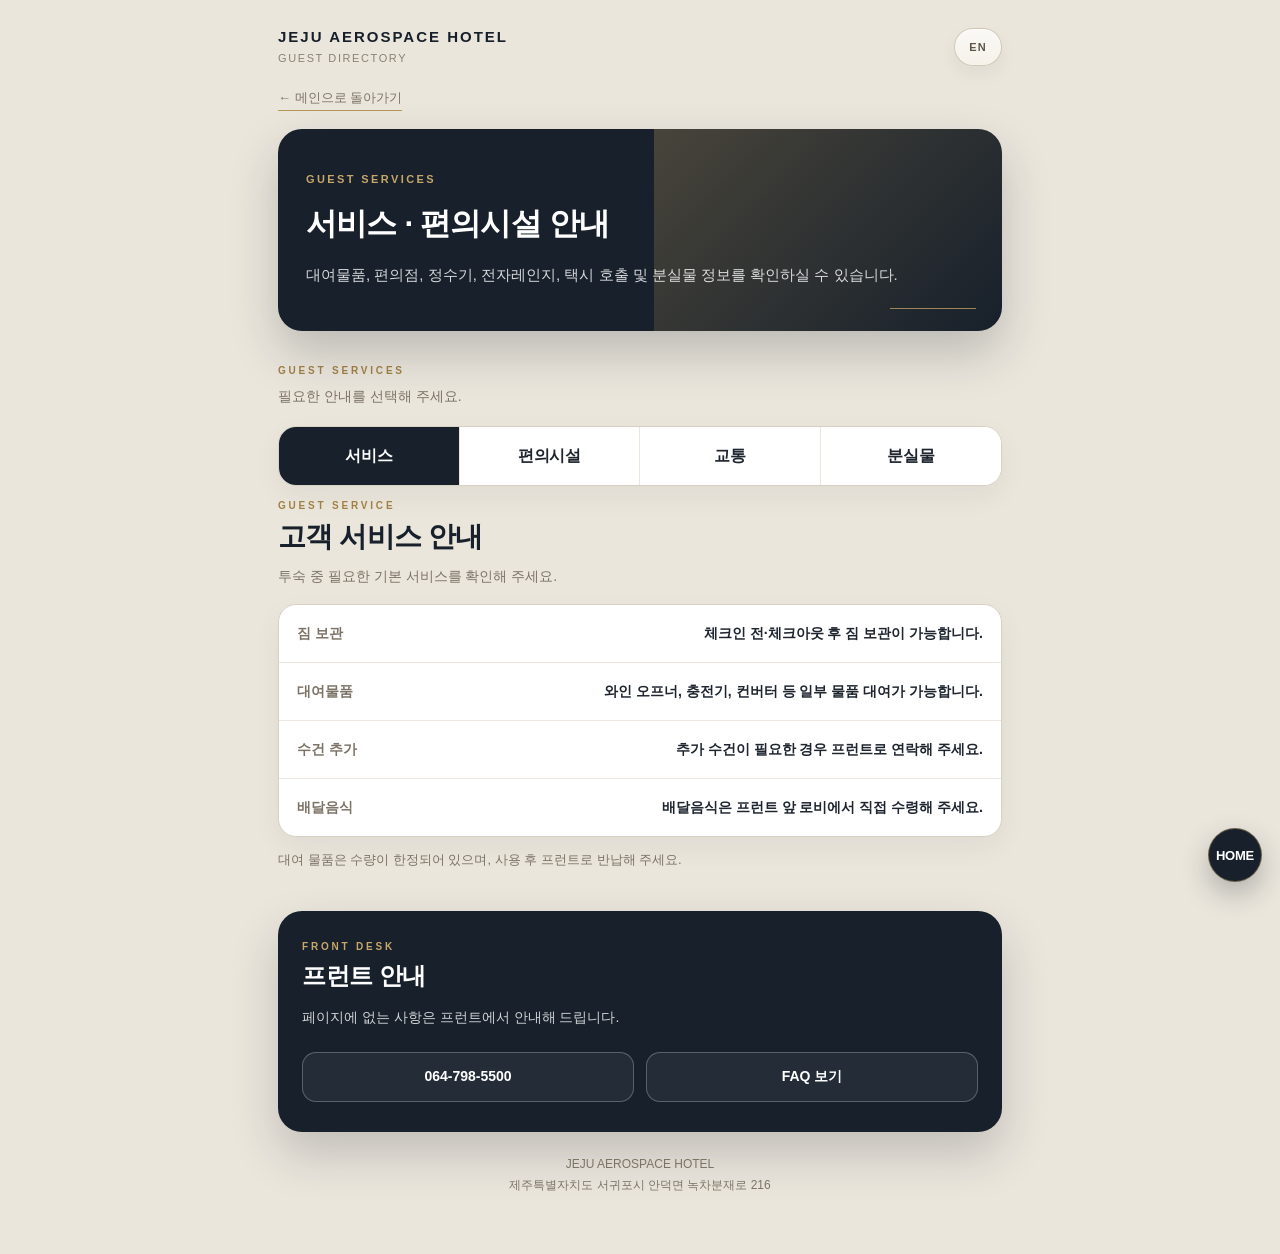
<file: service.html>
<!DOCTYPE html>
<html lang="ko">
<head>
  <meta charset="UTF-8" />
  <meta name="viewport" content="width=device-width, initial-scale=1.0" />
  <title>서비스 · 편의시설 안내 | JEJU AEROSPACE HOTEL</title>

  <!-- Google Tag Manager -->
  <script>(function(w,d,s,l,i){w[l]=w[l]||[];w[l].push({'gtm.start':
  new Date().getTime(),event:'gtm.js'});var f=d.getElementsByTagName(s)[0],
  j=d.createElement(s),dl=l!='dataLayer'?'&l='+l:'';j.async=true;j.src=
  'https://www.googletagmanager.com/gtm.js?id='+i+dl;f.parentNode.insertBefore(j,f);
  })(window,document,'script','dataLayer','GTM-KJN6C6B9');</script>
  <!-- End Google Tag Manager -->

  <link rel="stylesheet" href="style.css" />
</head>

<body>
  <!-- Google Tag Manager (noscript) -->
  <noscript><iframe src="https://www.googletagmanager.com/ns.html?id=GTM-KJN6C6B9"
  height="0" width="0" style="display:none;visibility:hidden"></iframe></noscript>
  <!-- End Google Tag Manager (noscript) -->

  <main class="page">

    <header class="topbar">
      <div>
        <div class="brand-main">JEJU AEROSPACE HOTEL</div>
        <div class="brand-sub">Guest Directory</div>
      </div>
      <a class="language" href="en/service.html" aria-label="English version">EN</a>
    </header>

    <a class="back-link" href="index.html">← 메인으로 돌아가기</a>

    <section class="hero">
      <div class="hero-inner">
        <span class="kicker">Guest Services</span>
        <h1>서비스 · 편의시설 안내</h1>
        <p>
          대여물품, 편의점, 정수기, 전자레인지, 택시 호출 및 분실물 정보를 확인하실 수 있습니다.
        </p>
      </div>
    </section>

    <section class="section service-section">
      <div class="section-header">
        <span class="section-label">Guest Services</span>
        <p class="section-desc">
          필요한 안내를 선택해 주세요.
        </p>
      </div>

      <div class="service-tabs" role="tablist" aria-label="서비스 안내 분류">
        <button
          class="service-tab is-active"
          type="button"
          role="tab"
          aria-selected="true"
          aria-controls="service-panel-service"
          data-service-tab="service"
        >
          서비스
        </button>

        <button
          class="service-tab"
          type="button"
          role="tab"
          aria-selected="false"
          aria-controls="service-panel-facility"
          data-service-tab="facility"
        >
          편의시설
        </button>

        <button
          class="service-tab"
          type="button"
          role="tab"
          aria-selected="false"
          aria-controls="service-panel-transport"
          data-service-tab="transport"
        >
          교통
        </button>

        <button
          class="service-tab"
          type="button"
          role="tab"
          aria-selected="false"
          aria-controls="service-panel-lost"
          data-service-tab="lost"
        >
          분실물
        </button>
      </div>

      <div
        class="service-panel is-active"
        id="service-panel-service"
        role="tabpanel"
        data-service-panel="service"
      >
        <section class="section" id="service">
          <div class="section-header">
            <span class="section-label">Guest Service</span>
            <h2 class="section-title">고객 서비스 안내</h2>
            <p class="section-desc">
              투숙 중 필요한 기본 서비스를 확인해 주세요.
            </p>
          </div>

          <div class="info-table">
            <div class="info-row">
              <div class="info-label">짐 보관</div>
              <div class="info-value">체크인 전·체크아웃 후 짐 보관이 가능합니다.</div>
            </div>

            <div class="info-row">
              <div class="info-label">대여물품</div>
              <div class="info-value">와인 오프너, 충전기, 컨버터 등 일부 물품 대여가 가능합니다.</div>
            </div>

            <div class="info-row">
              <div class="info-label">수건 추가</div>
              <div class="info-value">추가 수건이 필요한 경우 프런트로 연락해 주세요.</div>
            </div>

            <div class="info-row">
              <div class="info-label">배달음식</div>
              <div class="info-value">배달음식은 프런트 앞 로비에서 직접 수령해 주세요.</div>
            </div>
          </div>

          <div class="sub-note">
            대여 물품은 수량이 한정되어 있으며, 사용 후 프런트로 반납해 주세요.
          </div>
        </section>
      </div>

      <div
        class="service-panel"
        id="service-panel-facility"
        role="tabpanel"
        data-service-panel="facility"
        hidden
      >
        <section class="section" id="facility">
          <div class="section-header">
            <span class="section-label">Convenience Store</span>
            <h2 class="section-title">편의점 안내</h2>
            <p class="section-desc">
              호텔 내 편의점 이용 정보를 확인해 주세요.
            </p>
          </div>

          <div class="info-table">
            <div class="info-row">
              <div class="info-label">위치</div>
              <div class="info-value">프런트 옆 CU 편의점</div>
            </div>

            <div class="info-row">
              <div class="info-label">운영 시간</div>
              <div class="info-value">24시간 운영</div>
            </div>

            <div class="info-row">
              <div class="info-label">무인 운영</div>
              <div class="info-value">22:00 ~ 익일 14:00</div>
            </div>

            <div class="info-row">
              <div class="info-label">전자레인지</div>
              <div class="info-value">프런트 옆 CU 편의점에서 이용하실 수 있습니다.</div>
            </div>

            <div class="info-row">
              <div class="info-label">추가 생수</div>
              <div class="info-value">추가 생수는 호텔 내 편의점에서 구매하실 수 있습니다.</div>
            </div>
          </div>

          <div class="sub-note">
            무인 운영 시간에는 담배 및 주류 등 일부 상품 구매가 제한될 수 있습니다.
          </div>
        </section>

        <section class="section" id="water">
          <div class="section-header">
            <span class="section-label">Water Purifier</span>
            <h2 class="section-title">정수기 안내</h2>
            <p class="section-desc">
              객실 생수 추가 이용이 필요한 경우 아래 위치를 확인해 주세요.
            </p>
          </div>

          <div class="info-table">
            <div class="info-row">
              <div class="info-label">A동</div>
              <div class="info-value">각 층에 정수기가 비치되어 있습니다.</div>
            </div>

            <div class="info-row">
              <div class="info-label">B동</div>
              <div class="info-value">로비층 연회장 정수기를 이용해 주세요.</div>
            </div>
          </div>
        </section>
      </div>
      <div
        class="service-panel"
        id="service-panel-transport"
        role="tabpanel"
        data-service-panel="transport"
        hidden
      >
        <section class="section" id="transport">
          <div class="section-header">
            <span class="section-label">Transportation</span>
            <h2 class="section-title">교통 안내</h2>
            <p class="section-desc">
              주차 및 택시 호출 관련 안내입니다.
            </p>
          </div>

          <div class="info-table">
            <div class="info-row">
              <div class="info-label">주차 등록</div>
              <div class="info-value">별도 등록은 필요하지 않습니다.</div>
            </div>

            <div class="info-row">
              <div class="info-label">차량번호</div>
              <div class="info-value">체크인 시 차량번호를 프런트에 알려 주세요.</div>
            </div>

            <div class="info-row">
              <div class="info-label">택시 호출</div>
              <div class="info-value">프런트에서 카카오 택시 호출을 도와드립니다.</div>
            </div>
          </div>

          <div class="sub-note">
            택시 호출은 배차 상황에 따라 대기 시간이 발생할 수 있습니다.
          </div>
        </section>
      </div>

      <div
        class="service-panel"
        id="service-panel-lost"
        role="tabpanel"
        data-service-panel="lost"
        hidden
      >
        <section class="section" id="lost">
          <div class="section-header">
            <span class="section-label">Lost & Found</span>
            <h2 class="section-title">분실물 안내</h2>
          </div>

          <div class="info-table">
            <div class="info-row">
              <div class="info-label">보관 기간</div>
              <div class="info-value">최대 30일</div>
            </div>

            <div class="info-row">
              <div class="info-label">확인 방법</div>
              <div class="info-value">프런트 전화 또는 방문</div>
            </div>
          </div>

          <div class="sub-note">
            분실물 확인은 프런트에서 도와드립니다.
            식품류 및 부패 가능 물품은 별도 기준에 따라 처리될 수 있습니다.
          </div>
        </section>
      </div>
    </section>

    <section class="contact" id="front">
      <span class="section-label">Front Desk</span>
      <h2>프런트 안내</h2>
      <p>
        페이지에 없는 사항은 프런트에서 안내해 드립니다.
      </p>

      <div class="contact-actions">
        <a class="contact-button" href="tel:0647985500">064-798-5500</a>
        <a class="contact-button" href="faq.html">FAQ 보기</a>
      </div>
    </section>

    <footer class="footer">
      JEJU AEROSPACE HOTEL<br>
      제주특별자치도 서귀포시 안덕면 녹차분재로 216
    </footer>

    <a class="floating-home" href="index.html">HOME</a>
  </main>

  <script>
    const serviceTabs = document.querySelectorAll('.service-tab');
    const servicePanels = document.querySelectorAll('.service-panel');

    const serviceHashMap = {
      '#service': 'service',
      '#facility': 'facility',
      '#transport': 'transport',
      '#lost': 'lost'
    };

    function activateServiceTab(target, shouldTrack) {
      serviceTabs.forEach(function(item) {
        item.classList.remove('is-active');
        item.setAttribute('aria-selected', 'false');
      });

      servicePanels.forEach(function(panel) {
        panel.classList.remove('is-active');
        panel.hidden = true;
      });

      const activeTab = document.querySelector('[data-service-tab="' + target + '"]');
      const activePanel = document.querySelector('[data-service-panel="' + target + '"]');

      if (activeTab) {
        activeTab.classList.add('is-active');
        activeTab.setAttribute('aria-selected', 'true');
      }

      if (activePanel) {
        activePanel.hidden = false;
        activePanel.classList.add('is-active');
      }

      if (shouldTrack) {
        window.dataLayer = window.dataLayer || [];
        window.dataLayer.push({
          event: 'service_tab_click',
          service_tab: target
        });
      }
    }

    serviceTabs.forEach(function(tab) {
      tab.addEventListener('click', function() {
        const target = tab.dataset.serviceTab;
        activateServiceTab(target, true);
      });
    });

    const initialTarget = serviceHashMap[window.location.hash];

    if (initialTarget) {
      activateServiceTab(initialTarget, false);

      const hashTarget = document.querySelector(window.location.hash);
      if (hashTarget) {
        setTimeout(function() {
          hashTarget.scrollIntoView({
            behavior: 'auto',
            block: 'start'
          });
        }, 80);
      }
    }
  </script>
</body>
</html>
</file>
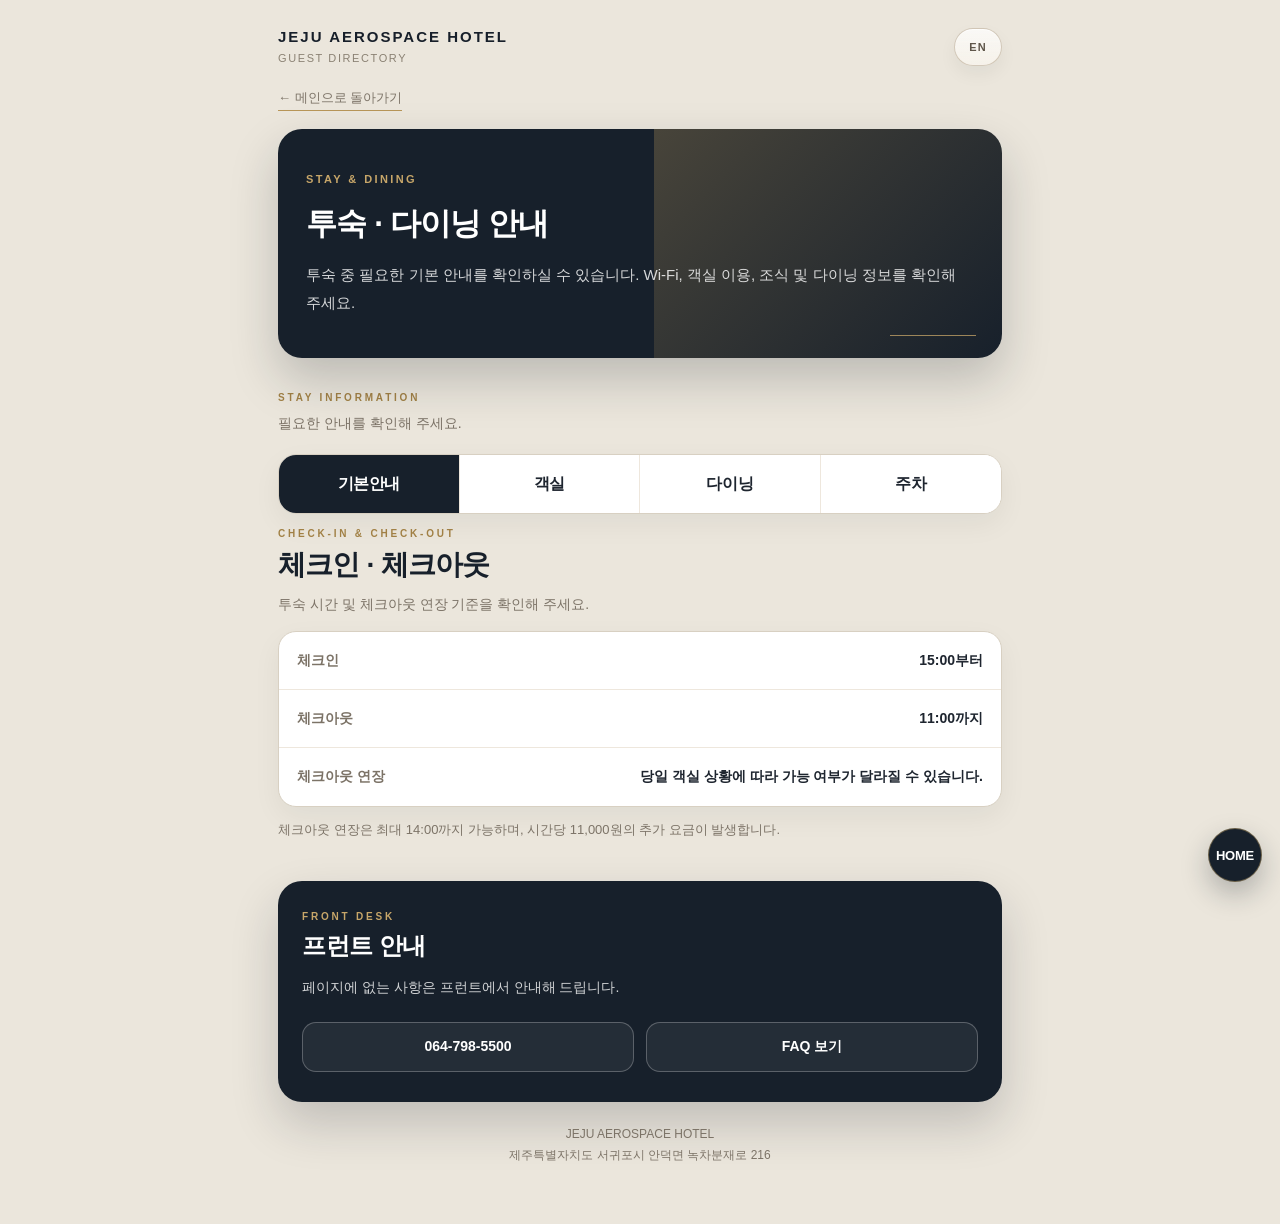
<file: stay.html>
<!DOCTYPE html>
<html lang="ko">
<head>
  <meta charset="UTF-8" />
  <meta name="viewport" content="width=device-width, initial-scale=1.0" />
  <title>투숙 · 다이닝 안내 | JEJU AEROSPACE HOTEL</title>

  <!-- Google Tag Manager -->
  <script>(function(w,d,s,l,i){w[l]=w[l]||[];w[l].push({'gtm.start':
  new Date().getTime(),event:'gtm.js'});var f=d.getElementsByTagName(s)[0],
  j=d.createElement(s),dl=l!='dataLayer'?'&l='+l:'';j.async=true;j.src=
  'https://www.googletagmanager.com/gtm.js?id='+i+dl;f.parentNode.insertBefore(j,f);
  })(window,document,'script','dataLayer','GTM-KJN6C6B9');</script>
  <!-- End Google Tag Manager -->

  <link rel="stylesheet" href="style.css?v=20260709-dining" />
</head>

<body>
  <!-- Google Tag Manager (noscript) -->
  <noscript><iframe src="https://www.googletagmanager.com/ns.html?id=GTM-KJN6C6B9"
  height="0" width="0" style="display:none;visibility:hidden"></iframe></noscript>
  <!-- End Google Tag Manager (noscript) -->

  <main class="page">

    <header class="topbar">
      <div>
        <div class="brand-main">JEJU AEROSPACE HOTEL</div>
        <div class="brand-sub">Guest Directory</div>
      </div>
      <a class="language" href="en/stay.html" aria-label="English version">EN</a>
    </header>

    <a class="back-link" href="index.html">← 메인으로 돌아가기</a>

    <section class="hero">
      <div class="hero-inner">
        <span class="kicker">Stay & Dining</span>
        <h1>투숙 · 다이닝 안내</h1>
        <p>
          투숙 중 필요한 기본 안내를 확인하실 수 있습니다.
          Wi-Fi, 객실 이용, 조식 및 다이닝 정보를 확인해 주세요.
        </p>
      </div>
    </section>

    <section class="section stay-section">
      <div class="section-header">
        <span class="section-label">Stay Information</span>
        <p class="section-desc">
          필요한 안내를 확인해 주세요.
        </p>
      </div>

      <div class="stay-tabs" role="tablist" aria-label="투숙 안내 분류">
        <button
          class="stay-tab is-active"
          type="button"
          role="tab"
          aria-selected="true"
          aria-controls="stay-panel-stay"
          data-stay-tab="stay"
        >
          기본안내
        </button>

        <button
          class="stay-tab"
          type="button"
          role="tab"
          aria-selected="false"
          aria-controls="stay-panel-room"
          data-stay-tab="room"
        >
          객실
        </button>

        <button
          class="stay-tab"
          type="button"
          role="tab"
          aria-selected="false"
          aria-controls="stay-panel-dining"
          data-stay-tab="dining"
        >
          다이닝
        </button>

        <button
          class="stay-tab"
          type="button"
          role="tab"
          aria-selected="false"
          aria-controls="stay-panel-parking"
          data-stay-tab="parking"
        >
          주차
        </button>
      </div>

      <div
        class="stay-panel is-active"
        id="stay-panel-stay"
        role="tabpanel"
        data-stay-panel="stay"
      >
        <section class="section" id="check">
          <div class="section-header">
            <span class="section-label">Check-in & Check-out</span>
            <h2 class="section-title">체크인 · 체크아웃</h2>
            <p class="section-desc">
              투숙 시간 및 체크아웃 연장 기준을 확인해 주세요.
            </p>
          </div>

          <div class="info-table">
            <div class="info-row">
              <div class="info-label">체크인</div>
              <div class="info-value">15:00부터</div>
            </div>

            <div class="info-row">
              <div class="info-label">체크아웃</div>
              <div class="info-value">11:00까지</div>
            </div>

            <div class="info-row">
              <div class="info-label">체크아웃 연장</div>
              <div class="info-value">당일 객실 상황에 따라 가능 여부가 달라질 수 있습니다.</div>
            </div>
          </div>

          <div class="sub-note">
            체크아웃 연장은 최대 14:00까지 가능하며, 시간당 11,000원의 추가 요금이 발생합니다.
          </div>
        </section>
      </div>

      <div
        class="stay-panel"
        id="stay-panel-room"
        role="tabpanel"
        data-stay-panel="room"
        hidden
      >
        <section class="section" id="wifi">
          <div class="section-header">
            <span class="section-label">Wi-Fi</span>
            <h2 class="section-title">Wi-Fi 안내</h2>
            <p class="section-desc">
              객실 Wi-Fi는 별도 비밀번호 없이 이용 가능합니다.
            </p>
          </div>

          <div class="info-table">
            <div class="info-row">
              <div class="info-label">네트워크</div>
              <div class="info-value">객실번호로 된 Wi-Fi 선택</div>
            </div>

            <div class="info-row">
              <div class="info-label">비밀번호</div>
              <div class="info-value">없음</div>
            </div>

            <div class="info-row">
              <div class="info-label">이용 안내</div>
              <div class="info-value">연결이 원활하지 않을 경우 Wi-Fi를 다시 선택해 주세요.</div>
            </div>
          </div>
        </section>

        <section class="section" id="room-guide">
          <div class="section-header">
            <span class="section-label">Room Guide</span>
            <h2 class="section-title">객실 이용 안내</h2>
            <p class="section-desc">
              객실 내 주요 기기 및 이용 방법을 확인해 주세요.
            </p>
          </div>

          <div class="info-table">
            <div class="info-row">
              <div class="info-label">에어컨</div>
              <div class="info-value">리모컨 화면의 운전 모드를 ‘냉방’으로 설정해 주세요.</div>
            </div>

            <div class="info-row">
              <div class="info-label">TV</div>
              <div class="info-value">TV 이용 방법은 리모컨 뒷면 안내를 확인해 주세요.</div>
            </div>

            <div class="info-row">
              <div class="info-label">객실 문</div>
              <div class="info-value">문 알림음이 들릴 경우 객실 문을 끝까지 밀어 완전히 닫아 주세요.</div>
            </div>
          </div>
        </section>
      </div>

      <div
        class="stay-panel"
        id="stay-panel-dining"
        role="tabpanel"
        data-stay-panel="dining"
        hidden
      >
        <div class="dining-tabs" role="tablist" aria-label="다이닝 안내 분류">
          <button class="dining-tab is-active" type="button" data-dining-tab="breakfast">
            조식당
          </button>

          <button class="dining-tab" type="button" data-dining-tab="cafe">
            오름카페
          </button>
        </div>

        <div class="dining-panel is-active" data-dining-panel="breakfast">
          <section class="section" id="breakfast">
            <div class="section-header">
              <span class="section-label">Breakfast</span>
              <h2 class="section-title">조식 안내</h2>
              <p class="section-desc">
                조식 이용 시간과 구매 기준을 확인해 주세요.
              </p>
            </div>

            <div class="info-table">
              <div class="info-row">
                <div class="info-label">이용 시간</div>
                <div class="info-value">07:00 ~ 10:00</div>
              </div>

              <div class="info-row">
                <div class="info-label">입장 마감</div>
                <div class="info-value">09:30</div>
              </div>

              <div class="info-row">
                <div class="info-label">장소</div>
                <div class="info-value">A동 1층</div>
              </div>

              <div class="info-row">
                <div class="info-label">사전 구매</div>
                <div class="info-value">전날 23:30까지</div>
              </div>

              <div class="info-row">
                <div class="info-label">당일 구매</div>
                <div class="info-value">당일 09:20까지</div>
              </div>

              <div class="info-row">
                <div class="info-label">금액</div>
                <div class="info-value">
                  성인 사전 구매 15,000원 / 당일 구매 17,600원<br>
                  소인 12,100원
                </div>
              </div>
            </div>

            <div class="sub-note">
              사전 할인가로 구매한 조식권은 환불이 어렵습니다.
            </div>
          </section>
        </div>

        <div class="dining-panel" data-dining-panel="cafe" hidden>
          <section class="section" id="cafe">
            <div class="section-header">
              <span class="section-label">Orum Cafe</span>
              <h2 class="section-title">오름카페 안내</h2>
              <p class="section-desc">
                운영 시간과 메뉴 정보를 확인해 주세요.
              </p>
            </div>

            <div class="info-table">
              <div class="info-row">
                <div class="info-label">이용 시간</div>
                <div class="info-value">11:00 ~ 21:00</div>
              </div>

              <div class="info-row">
                <div class="info-label">라스트오더</div>
                <div class="info-value">20:30</div>
              </div>

              <div class="info-row">
                <div class="info-label">장소</div>
                <div class="info-value">A동 로비층</div>
              </div>

              <div class="info-row">
                <div class="info-label">메뉴 안내</div>
                <div class="info-value">텍사스 스타일 BBQ</div>
              </div>

              <div class="info-row">
                <div class="info-label">전화번호</div>
                <div class="info-value">
                  <a href="tel:0649011999">064-901-1999</a>
                </div>
              </div>
            </div>
          </section>
        </div>
      </div>
      
      <div
        class="stay-panel"
        id="stay-panel-parking"
        role="tabpanel"
        data-stay-panel="parking"
        hidden
      >
        <section class="section" id="parking">
          <div class="section-header">
            <span class="section-label">Parking</span>
            <h2 class="section-title">주차 안내</h2>
            <p class="section-desc">
              주차 이용 시 아래 내용을 확인해 주세요.
            </p>
          </div>

          <div class="info-table">
            <div class="info-row">
              <div class="info-label">주차 등록</div>
              <div class="info-value">별도 등록은 필요하지 않습니다.</div>
            </div>

            <div class="info-row">
              <div class="info-label">차량번호</div>
              <div class="info-value">체크인 시 차량번호를 프런트에 알려 주세요.</div>
            </div>
          </div>
        </section>
      </div>
    </section>

    <section class="contact" id="front">
      <span class="section-label">Front Desk</span>
      <h2>프런트 안내</h2>
      <p>
        페이지에 없는 사항은 프런트에서 안내해 드립니다.
      </p>

      <div class="contact-actions">
        <a class="contact-button" href="tel:0647985500">064-798-5500</a>
        <a class="contact-button" href="faq.html">FAQ 보기</a>
      </div>
    </section>

    <footer class="footer">
      JEJU AEROSPACE HOTEL<br>
      제주특별자치도 서귀포시 안덕면 녹차분재로 216
    </footer>

    <a class="floating-home" href="index.html">HOME</a>

  </main>

  <script>
  const stayTabs = document.querySelectorAll('.stay-tab');
  const stayPanels = document.querySelectorAll('.stay-panel');
  const diningTabs = document.querySelectorAll('.dining-tab');
  const diningPanels = document.querySelectorAll('.dining-panel');

  const stayHashMap = {
    '#check': { stay: 'stay' },
    '#wifi': { stay: 'room' },
    '#room-guide': { stay: 'room' },
    '#breakfast': { stay: 'dining', dining: 'breakfast' },
    '#cafe': { stay: 'dining', dining: 'cafe' },
    '#parking': { stay: 'parking' }
  };

  function activateStayTab(target, shouldTrack) {
    stayTabs.forEach(function(item) {
      item.classList.remove('is-active');
      item.setAttribute('aria-selected', 'false');
    });

    stayPanels.forEach(function(panel) {
      panel.classList.remove('is-active');
      panel.hidden = true;
    });

    const activeTab = document.querySelector('[data-stay-tab="' + target + '"]');
    const activePanel = document.querySelector('[data-stay-panel="' + target + '"]');

    if (activeTab) {
      activeTab.classList.add('is-active');
      activeTab.setAttribute('aria-selected', 'true');
    }

    if (activePanel) {
      activePanel.hidden = false;
      activePanel.classList.add('is-active');
    }

    if (shouldTrack) {
      window.dataLayer = window.dataLayer || [];
      window.dataLayer.push({
        event: 'stay_tab_click',
        stay_tab: target
      });
    }
  }

  function activateDiningTab(target, shouldTrack) {
    diningTabs.forEach(function(item) {
      item.classList.remove('is-active');
      item.setAttribute('aria-selected', 'false');
    });

    diningPanels.forEach(function(panel) {
      panel.classList.remove('is-active');
      panel.hidden = true;
    });

    const activeTab = document.querySelector('[data-dining-tab="' + target + '"]');
    const activePanel = document.querySelector('[data-dining-panel="' + target + '"]');

    if (activeTab) {
      activeTab.classList.add('is-active');
      activeTab.setAttribute('aria-selected', 'true');
    }

    if (activePanel) {
      activePanel.hidden = false;
      activePanel.classList.add('is-active');
    }

    if (shouldTrack) {
      window.dataLayer = window.dataLayer || [];
      window.dataLayer.push({
        event: 'dining_tab_click',
        dining_tab: target
      });
    }
  }

  stayTabs.forEach(function(tab) {
    tab.addEventListener('click', function() {
      const target = tab.dataset.stayTab;
      activateStayTab(target, true);
    });
  });

  diningTabs.forEach(function(tab) {
    tab.addEventListener('click', function() {
      const target = tab.dataset.diningTab;
      activateDiningTab(target, true);
    });
  });

  const initialTarget = stayHashMap[window.location.hash];

  if (initialTarget) {
    activateStayTab(initialTarget.stay, false);

    if (initialTarget.dining) {
      activateDiningTab(initialTarget.dining, false);
    }

    const hashTarget = document.querySelector(window.location.hash);
    if (hashTarget) {
      setTimeout(function() {
        hashTarget.scrollIntoView({
          behavior: 'auto',
          block: 'start'
        });
      }, 80);
    }
  }
</script>
</body>
</html>
</file>
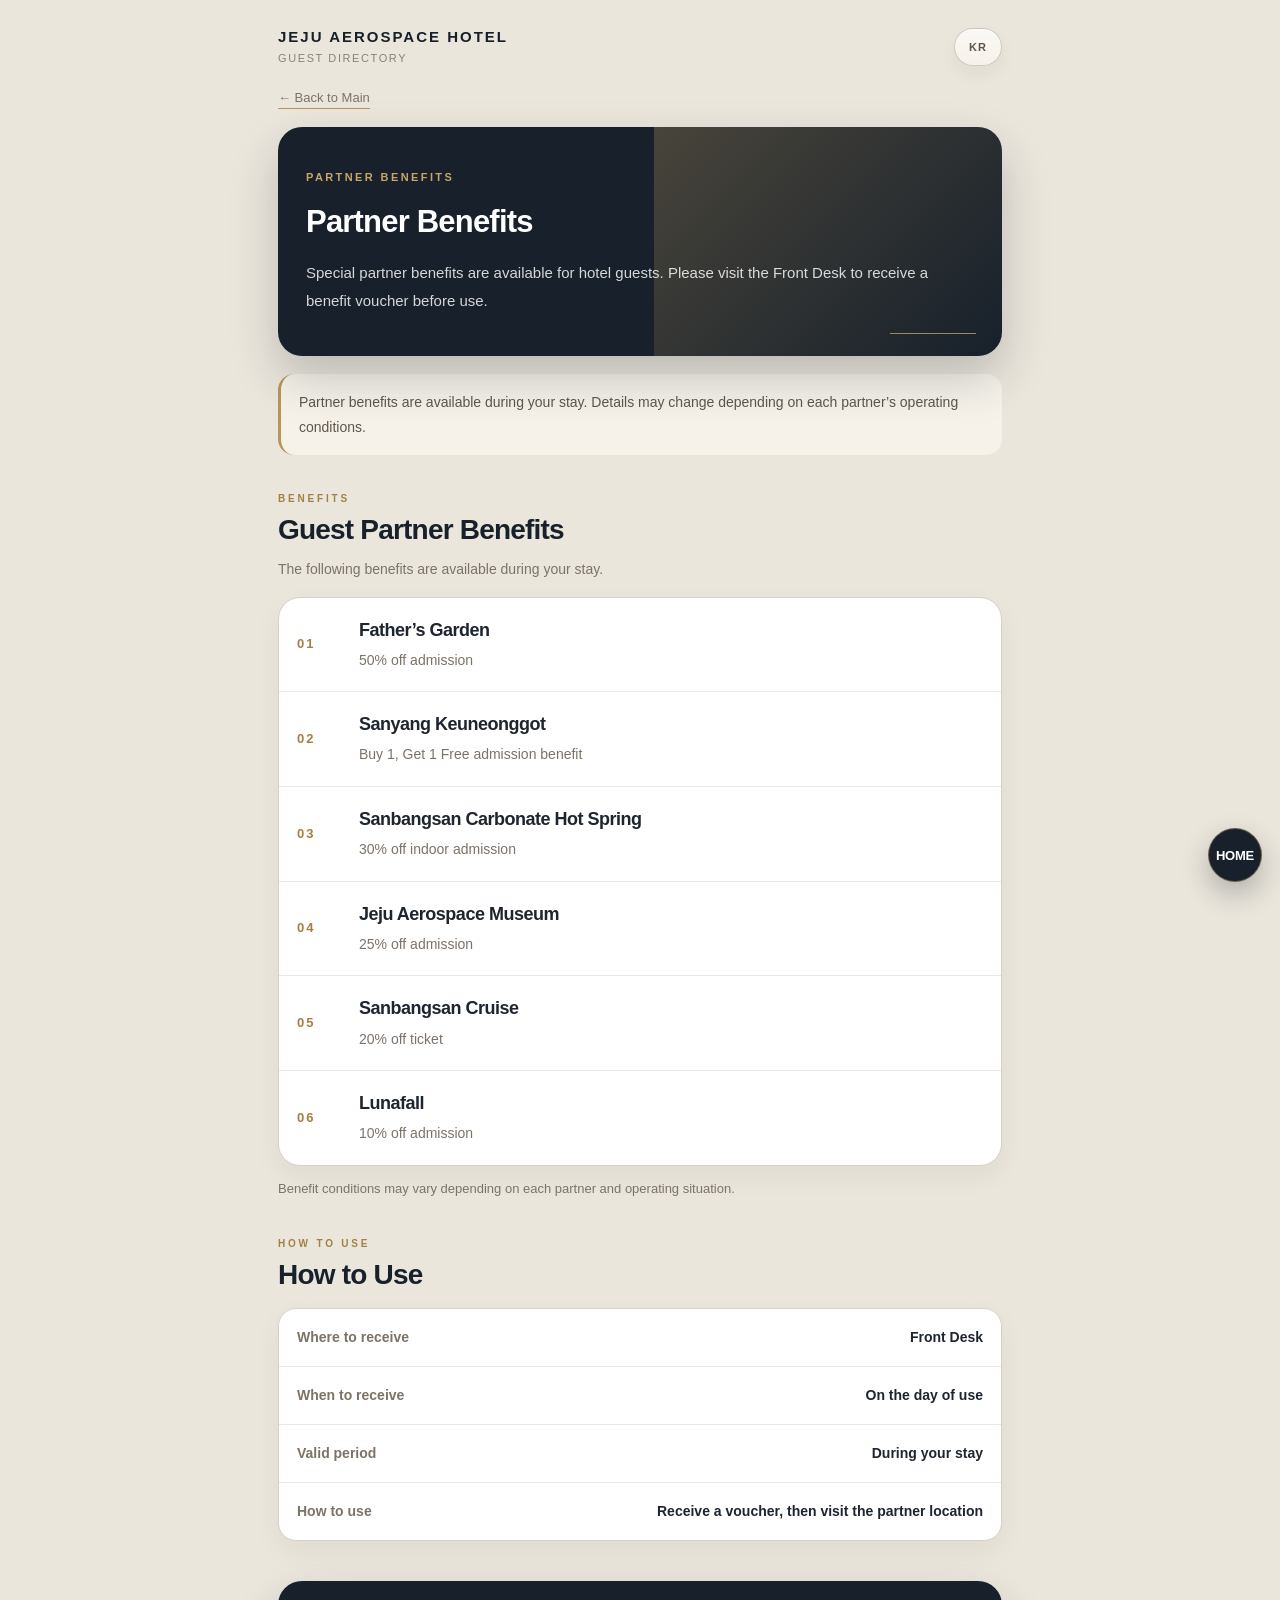
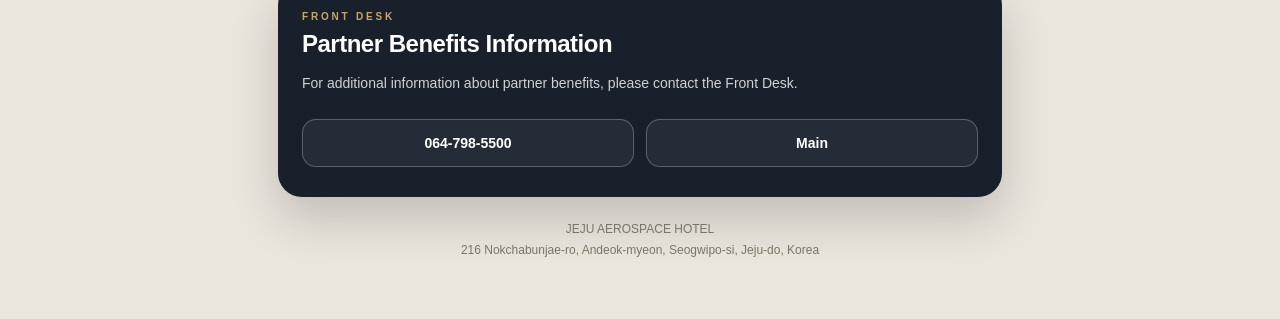
<file: en/benefits.html>
<!DOCTYPE html>
<html lang="en">
<head>
  <meta charset="UTF-8" />
  <meta name="viewport" content="width=device-width, initial-scale=1.0" />
  <title>Partner Benefits | JEJU AEROSPACE HOTEL</title>

  <!-- Google Tag Manager -->
  <script>(function(w,d,s,l,i){w[l]=w[l]||[];w[l].push({'gtm.start':
  new Date().getTime(),event:'gtm.js'});var f=d.getElementsByTagName(s)[0],
  j=d.createElement(s),dl=l!='dataLayer'?'&l='+l:'';j.async=true;j.src=
  'https://www.googletagmanager.com/gtm.js?id='+i+dl;f.parentNode.insertBefore(j,f);
  })(window,document,'script','dataLayer','GTM-KJN6C6B9');</script>
  <!-- End Google Tag Manager -->

  <link rel="stylesheet" href="../style.css" />
</head>

<body>
  <!-- Google Tag Manager (noscript) -->
  <noscript><iframe src="https://www.googletagmanager.com/ns.html?id=GTM-KJN6C6B9"
  height="0" width="0" style="display:none;visibility:hidden"></iframe></noscript>
  <!-- End Google Tag Manager (noscript) -->

  <main class="page">

    <header class="topbar">
      <div>
        <div class="brand-main">JEJU AEROSPACE HOTEL</div>
        <div class="brand-sub">Guest Directory</div>
      </div>
      <a class="language" href="../benefits.html" aria-label="Korean version">KR</a>
    </header>

    <a class="back-link" href="index.html">← Back to Main</a>

    <section class="hero">
      <div class="hero-inner">
        <span class="kicker">Partner Benefits</span>
        <h1>Partner Benefits</h1>
        <p>
          Special partner benefits are available for hotel guests.
          Please visit the Front Desk to receive a benefit voucher before use.
        </p>
      </div>
    </section>

    <div class="notice">
      Partner benefits are available during your stay.
      Details may change depending on each partner’s operating conditions.
    </div>

    <section class="section">
      <div class="section-header">
        <span class="section-label">Benefits</span>
        <h2 class="section-title">Guest Partner Benefits</h2>
        <p class="section-desc">
          The following benefits are available during your stay.
        </p>
      </div>

      <div class="benefit-list">
        <div class="benefit-card">
          <div class="benefit-no">01</div>
          <div>
            <div class="benefit-title">Father’s Garden</div>
            <div class="benefit-desc">50% off admission</div>
          </div>
        </div>

        <div class="benefit-card">
          <div class="benefit-no">02</div>
          <div>
            <div class="benefit-title">Sanyang Keuneonggot</div>
            <div class="benefit-desc">Buy 1, Get 1 Free admission benefit</div>
          </div>
        </div>

        <div class="benefit-card">
          <div class="benefit-no">03</div>
          <div>
            <div class="benefit-title">Sanbangsan Carbonate Hot Spring</div>
            <div class="benefit-desc">30% off indoor admission</div>
          </div>
        </div>

        <div class="benefit-card">
          <div class="benefit-no">04</div>
          <div>
            <div class="benefit-title">Jeju Aerospace Museum</div>
            <div class="benefit-desc">25% off admission</div>
          </div>
        </div>

        <div class="benefit-card">
          <div class="benefit-no">05</div>
          <div>
            <div class="benefit-title">Sanbangsan Cruise</div>
            <div class="benefit-desc">20% off ticket</div>
          </div>
        </div>

        <div class="benefit-card">
          <div class="benefit-no">06</div>
          <div>
            <div class="benefit-title">Lunafall</div>
            <div class="benefit-desc">10% off admission</div>
          </div>
        </div>
      </div>

      <div class="sub-note">
        Benefit conditions may vary depending on each partner and operating situation.
      </div>
    </section>

    <section class="section">
      <div class="section-header">
        <span class="section-label">How to Use</span>
        <h2 class="section-title">How to Use</h2>
      </div>

      <div class="info-table">
        <div class="info-row">
          <div class="info-label">Where to receive</div>
          <div class="info-value">Front Desk</div>
        </div>

        <div class="info-row">
          <div class="info-label">When to receive</div>
          <div class="info-value">On the day of use</div>
        </div>

        <div class="info-row">
          <div class="info-label">Valid period</div>
          <div class="info-value">During your stay</div>
        </div>

        <div class="info-row">
          <div class="info-label">How to use</div>
          <div class="info-value">Receive a voucher, then visit the partner location</div>
        </div>
      </div>
    </section>

    <section class="contact" id="front">
      <span class="section-label">Front Desk</span>
      <h2>Partner Benefits Information</h2>
      <p>
        For additional information about partner benefits, please contact the Front Desk.
      </p>

      <div class="contact-actions">
        <a class="contact-button" href="tel:0647985500">064-798-5500</a>
        <a class="contact-button" href="index.html">Main</a>
      </div>
    </section>

    <footer class="footer">
      JEJU AEROSPACE HOTEL<br>
      216 Nokchabunjae-ro, Andeok-myeon, Seogwipo-si, Jeju-do, Korea
    </footer>

    <a class="floating-home" href="index.html">HOME</a>

  </main>
</body>
</html>
</file>
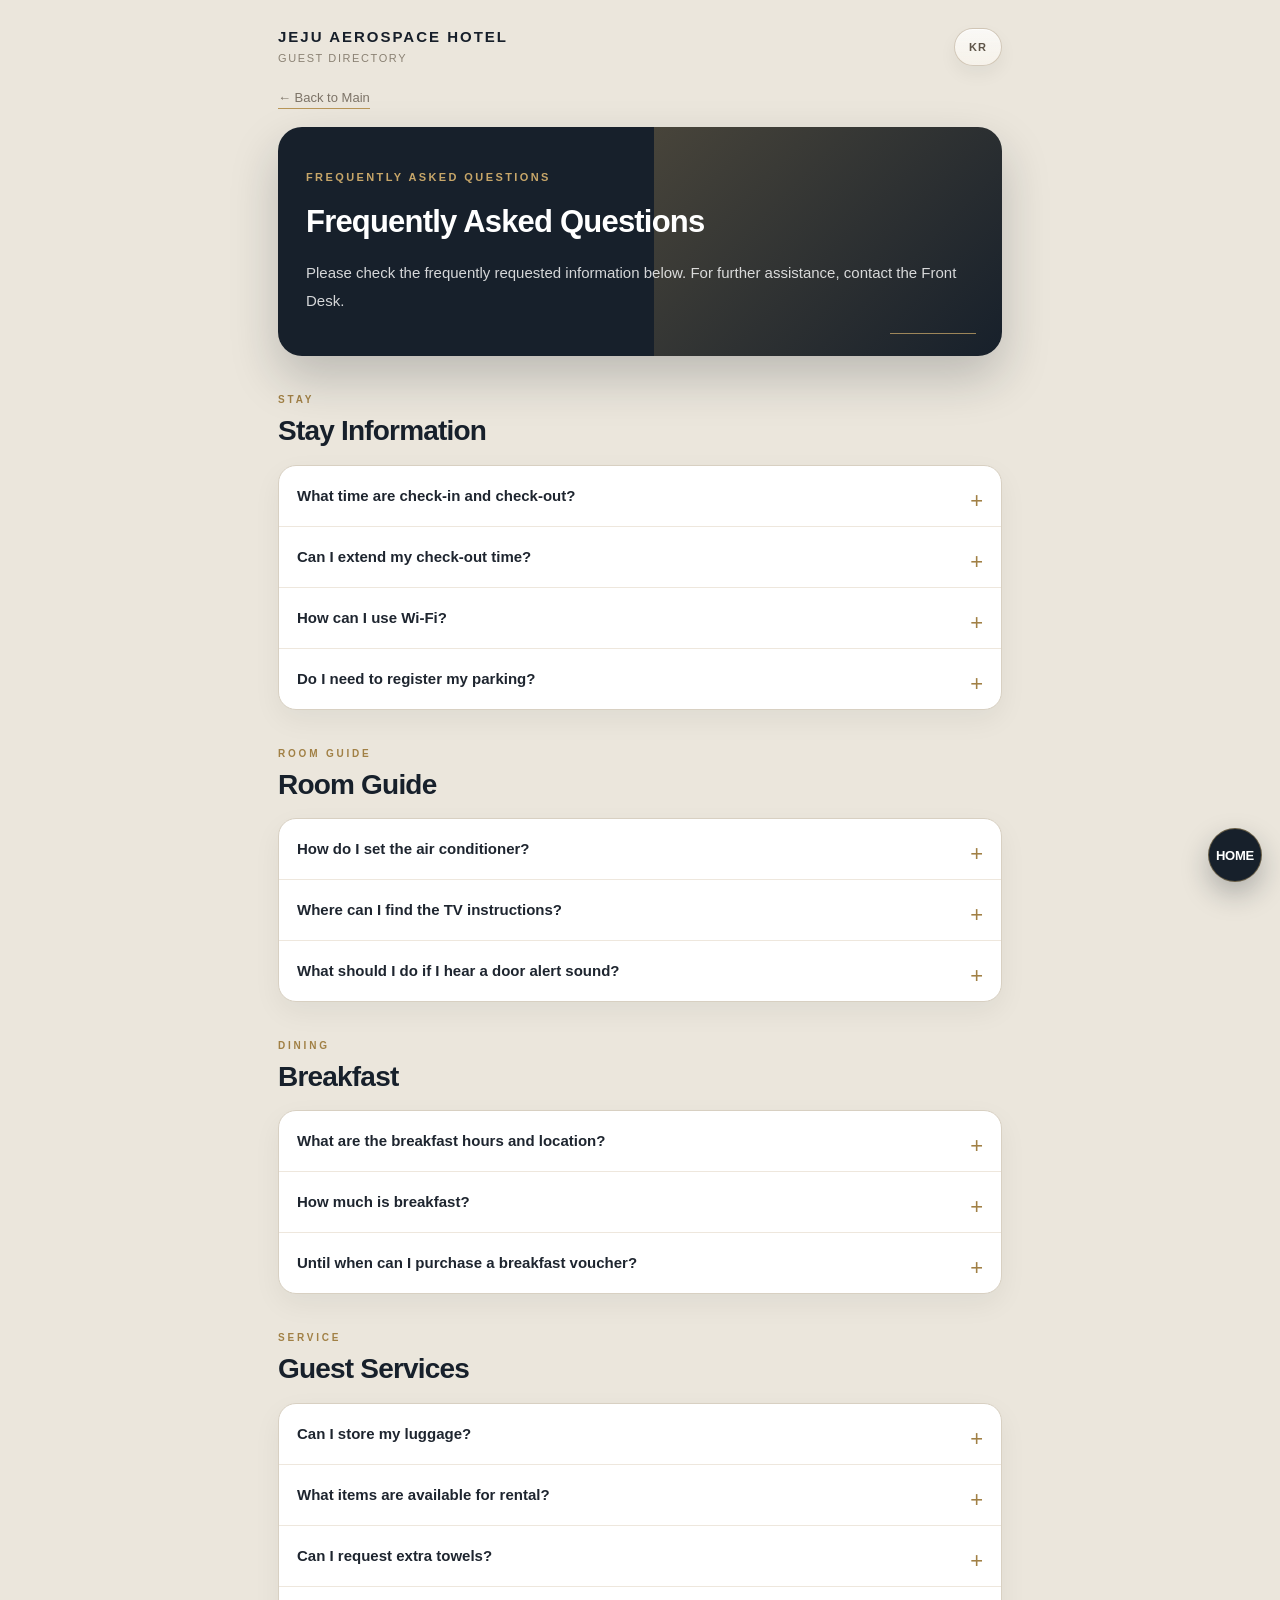
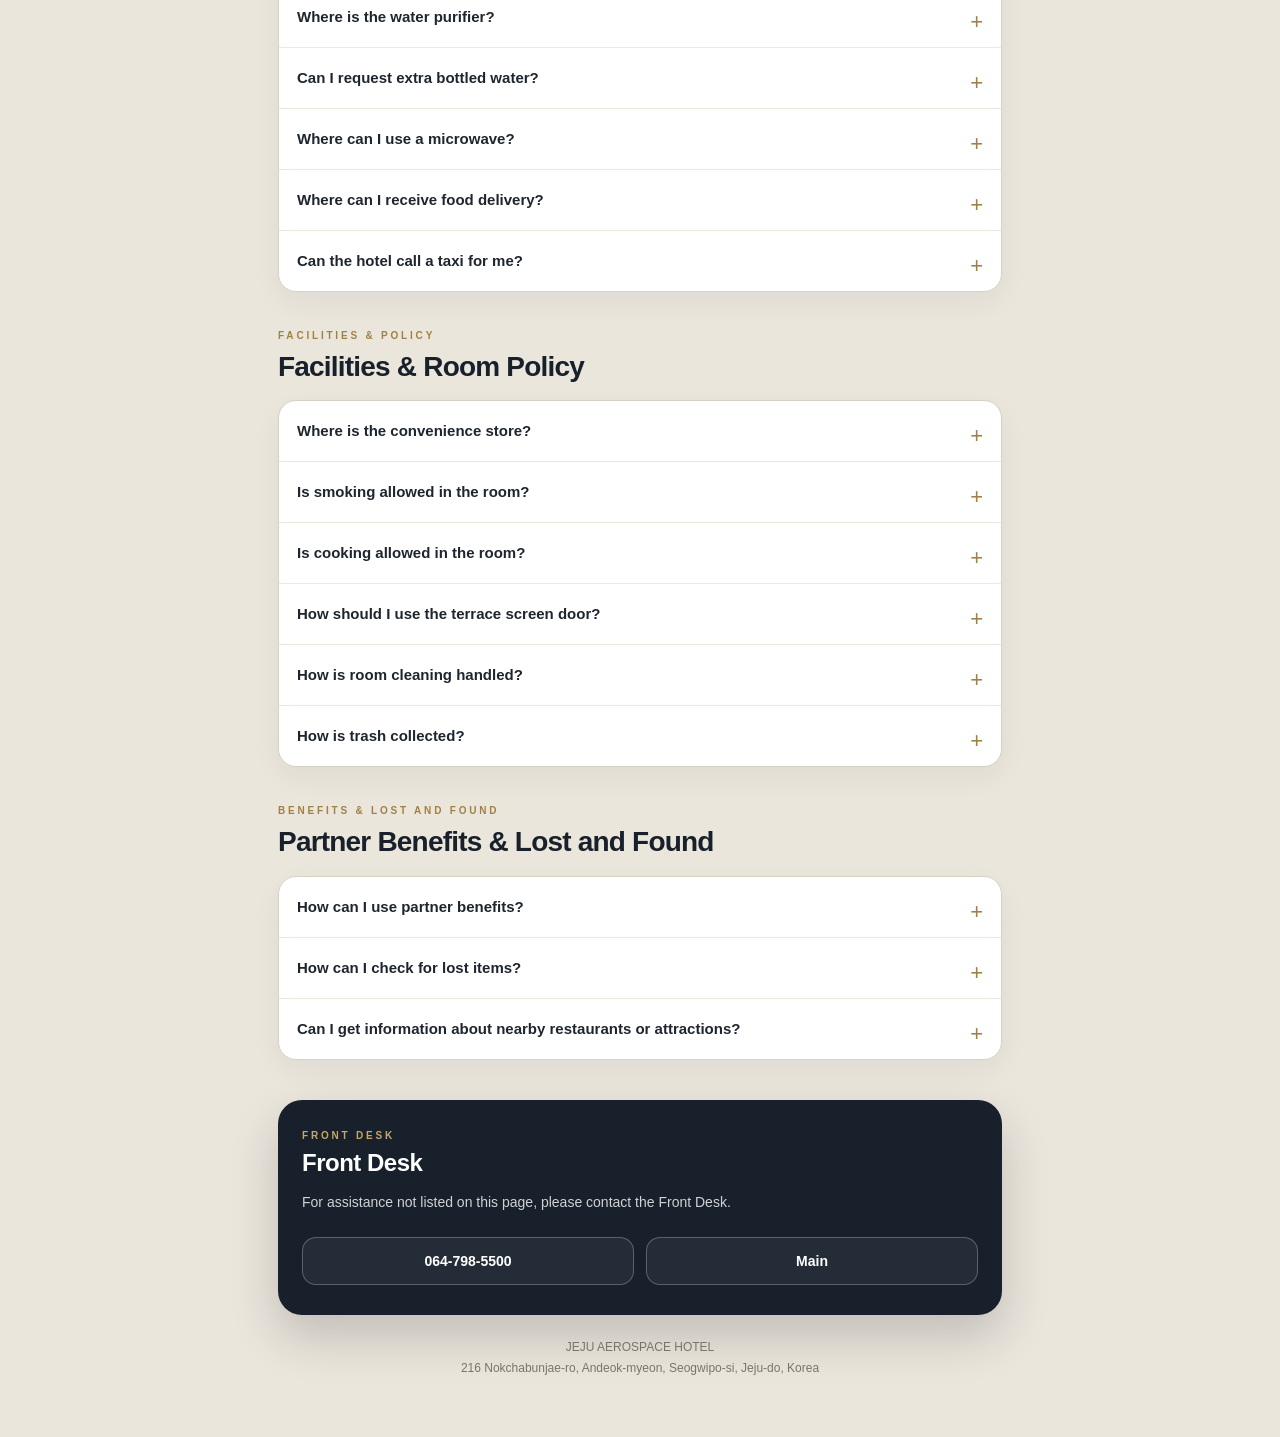
<file: en/faq.html>
<!DOCTYPE html>
<html lang="en">
<head>
  <meta charset="UTF-8" />
  <meta name="viewport" content="width=device-width, initial-scale=1.0" />
  <title>FAQ | JEJU AEROSPACE HOTEL</title>

  <!-- Google Tag Manager -->
  <script>(function(w,d,s,l,i){w[l]=w[l]||[];w[l].push({'gtm.start':
  new Date().getTime(),event:'gtm.js'});var f=d.getElementsByTagName(s)[0],
  j=d.createElement(s),dl=l!='dataLayer'?'&l='+l:'';j.async=true;j.src=
  'https://www.googletagmanager.com/gtm.js?id='+i+dl;f.parentNode.insertBefore(j,f);
  })(window,document,'script','dataLayer','GTM-KJN6C6B9');</script>
  <!-- End Google Tag Manager -->

  <link rel="stylesheet" href="../style.css" />
</head>

<body>
  <!-- Google Tag Manager (noscript) -->
  <noscript><iframe src="https://www.googletagmanager.com/ns.html?id=GTM-KJN6C6B9"
  height="0" width="0" style="display:none;visibility:hidden"></iframe></noscript>
  <!-- End Google Tag Manager (noscript) -->

  <main class="page">

    <header class="topbar">
      <div>
        <div class="brand-main">JEJU AEROSPACE HOTEL</div>
        <div class="brand-sub">Guest Directory</div>
      </div>
      <a class="language" href="../faq.html" aria-label="Korean version">KR</a>
    </header>

    <a class="back-link" href="index.html">← Back to Main</a>

    <section class="hero">
      <div class="hero-inner">
        <span class="kicker">Frequently Asked Questions</span>
        <h1>Frequently Asked Questions</h1>
        <p>
          Please check the frequently requested information below.
          For further assistance, contact the Front Desk.
        </p>
      </div>
    </section>

    <section class="section">
      <div class="section-header">
        <span class="section-label">Stay</span>
        <h2 class="section-title">Stay Information</h2>
      </div>

      <div class="faq">
        <details>
          <summary>What time are check-in and check-out?</summary>
          <p>
            Check-in is available from 3:00 PM, and check-out is until 11:00 AM.
          </p>
        </details>

        <details>
          <summary>Can I extend my check-out time?</summary>
          <p>
            Late check-out is subject to room availability on the day.
            It may be available until 2:00 PM at the latest, with an additional charge of KRW 11,000 per hour.
            Please contact the Front Desk for assistance.
          </p>
        </details>

        <details>
          <summary>How can I use Wi-Fi?</summary>
          <p>
            Please select the Wi-Fi network with your room number.
            No separate password is required.
          </p>
        </details>

        <details>
          <summary>Do I need to register my parking?</summary>
          <p>
            Separate parking registration is not required.
            Please provide your vehicle number to the Front Desk upon check-in.
          </p>
        </details>
      </div>
    </section>

    <section class="section">
      <div class="section-header">
        <span class="section-label">Room Guide</span>
        <h2 class="section-title">Room Guide</h2>
      </div>

      <div class="faq">
        <details>
          <summary>How do I set the air conditioner?</summary>
          <p>
            Please set the operation mode on the remote control screen to “Cooling.”
            If the air conditioner does not work properly after setting it, please contact the Front Desk.
          </p>
        </details>

        <details>
          <summary>Where can I find the TV instructions?</summary>
          <p>
            Please refer to the instructions on the back of the TV remote control.
          </p>
        </details>

        <details>
          <summary>What should I do if I hear a door alert sound?</summary>
          <p>
            If you hear a door alert sound, please push the room door firmly until it is fully closed.
          </p>
        </details>
      </div>
    </section>

    <section class="section">
      <div class="section-header">
        <span class="section-label">Dining</span>
        <h2 class="section-title">Breakfast</h2>
      </div>

      <div class="faq">
        <details>
          <summary>What are the breakfast hours and location?</summary>
          <p>
            Breakfast is available from 7:00 AM to 10:00 AM.
            Last entry is at 9:30 AM.
            Breakfast is served on the 1st floor of Building A.
          </p>
        </details>

        <details>
          <summary>How much is breakfast?</summary>
          <p>
            Breakfast is available at an advance discount rate when purchased by the previous day.
          </p>

          <div class="price-box">
            Adult advance purchase: KRW 15,000<br>
            Adult same-day purchase: KRW 17,600<br>
            Child: KRW 12,100<br><br>
            Breakfast vouchers purchased at the advance discount rate are non-refundable.
          </div>
        </details>

        <details>
          <summary>Until when can I purchase a breakfast voucher?</summary>
          <p>
            Advance discount breakfast vouchers can be purchased until 11:30 PM on the previous day.
            Same-day breakfast vouchers can be purchased until 9:20 AM on the day of use.
          </p>
        </details>
      </div>
    </section>

    <section class="section">
      <div class="section-header">
        <span class="section-label">Service</span>
        <h2 class="section-title">Guest Services</h2>
      </div>

      <div class="faq">
        <details>
          <summary>Can I store my luggage?</summary>
          <p>
            Luggage storage is available before check-in and after check-out.
          </p>
        </details>

        <details>
          <summary>What items are available for rental?</summary>
          <p>
            Some items such as wine openers, chargers, and converters may be available for rental.
            Rental items are limited in quantity. Please return them to the Front Desk after use.
          </p>
        </details>

        <details>
          <summary>Can I request extra towels?</summary>
          <p>
            If you need extra towels, please contact the Front Desk.
          </p>
        </details>

        <details>
          <summary>Where is the water purifier?</summary>
          <p>
            Water purifiers are available on each floor of Building A.
            Guests staying in Building B may use the water purifier near the banquet hall on the lobby floor.
          </p>
        </details>

        <details>
          <summary>Can I request extra bottled water?</summary>
          <p>
            Additional bottled water can be purchased at the convenience store in the hotel.
          </p>
        </details>

        <details>
          <summary>Where can I use a microwave?</summary>
          <p>
            A microwave is available at the CU convenience store next to the Front Desk.
          </p>
        </details>

        <details>
          <summary>Where can I receive food delivery?</summary>
          <p>
            Please receive food delivery directly in the lobby in front of the Front Desk.
          </p>
        </details>

        <details>
          <summary>Can the hotel call a taxi for me?</summary>
          <p>
            The Front Desk can assist with calling a Kakao Taxi.
            Waiting time may vary depending on taxi availability.
          </p>
        </details>
      </div>
    </section>

    <section class="section">
      <div class="section-header">
        <span class="section-label">Facilities & Policy</span>
        <h2 class="section-title">Facilities & Room Policy</h2>
      </div>

      <div class="faq">
        <details>
          <summary>Where is the convenience store?</summary>
          <p>
            The CU convenience store is located next to the Front Desk.
            It is open 24 hours, and operates unmanned from 10:00 PM to 2:00 PM the following day.
            During unmanned hours, purchase of some items such as cigarettes and alcoholic beverages may be restricted.
          </p>
        </details>

        <details>
          <summary>Is smoking allowed in the room?</summary>
          <p>
            All rooms are non-smoking.
            Please use the designated smoking area.
            Additional charges may apply if smoking occurs inside the room.
          </p>
        </details>

        <details>
          <summary>Is cooking allowed in the room?</summary>
          <p>
            Cooking is not allowed inside the room.
            We appreciate your cooperation for a safe and comfortable stay.
          </p>
        </details>

        <details>
          <summary>How should I use the terrace screen door?</summary>
          <p>
            Please keep the terrace screen door closed at all times.
          </p>
        </details>

        <details>
          <summary>How is room cleaning handled?</summary>
          <p>
            Room cleaning is provided according to hotel operating standards.
            Cleaning standards and available times may vary depending on hotel operations.
          </p>
        </details>

        <details>
          <summary>How is trash collected?</summary>
          <p>
            Please leave trash in your room. It will be collected while you are out or after check-out.
          </p>
        </details>
      </div>
    </section>

    <section class="section">
      <div class="section-header">
        <span class="section-label">Benefits & Lost and Found</span>
        <h2 class="section-title">Partner Benefits & Lost and Found</h2>
      </div>

      <div class="faq">
        <details>
          <summary>How can I use partner benefits?</summary>
          <p>
            Partner benefits are available during your stay.
            Please visit the Front Desk to receive a benefit voucher before use.
          </p>
        </details>

        <details>
          <summary>How can I check for lost items?</summary>
          <p>
            Lost items found at the hotel are stored for up to 30 days.
            Please contact or visit the Front Desk for assistance with lost items.
          </p>
        </details>

        <details>
          <summary>Can I get information about nearby restaurants or attractions?</summary>
          <p>
            A nearby restaurant list and local area map are available at the Front Desk.
          </p>
        </details>
      </div>
    </section>

    <section class="contact" id="front">
      <span class="section-label">Front Desk</span>
      <h2>Front Desk</h2>
      <p>
        For assistance not listed on this page, please contact the Front Desk.
      </p>

      <div class="contact-actions">
        <a class="contact-button" href="tel:0647985500">064-798-5500</a>
        <a class="contact-button" href="index.html">Main</a>
      </div>
    </section>

    <footer class="footer">
      JEJU AEROSPACE HOTEL<br>
      216 Nokchabunjae-ro, Andeok-myeon, Seogwipo-si, Jeju-do, Korea
    </footer>

    <a class="floating-home" href="index.html">HOME</a>

  </main>
</body>
</html>
</file>
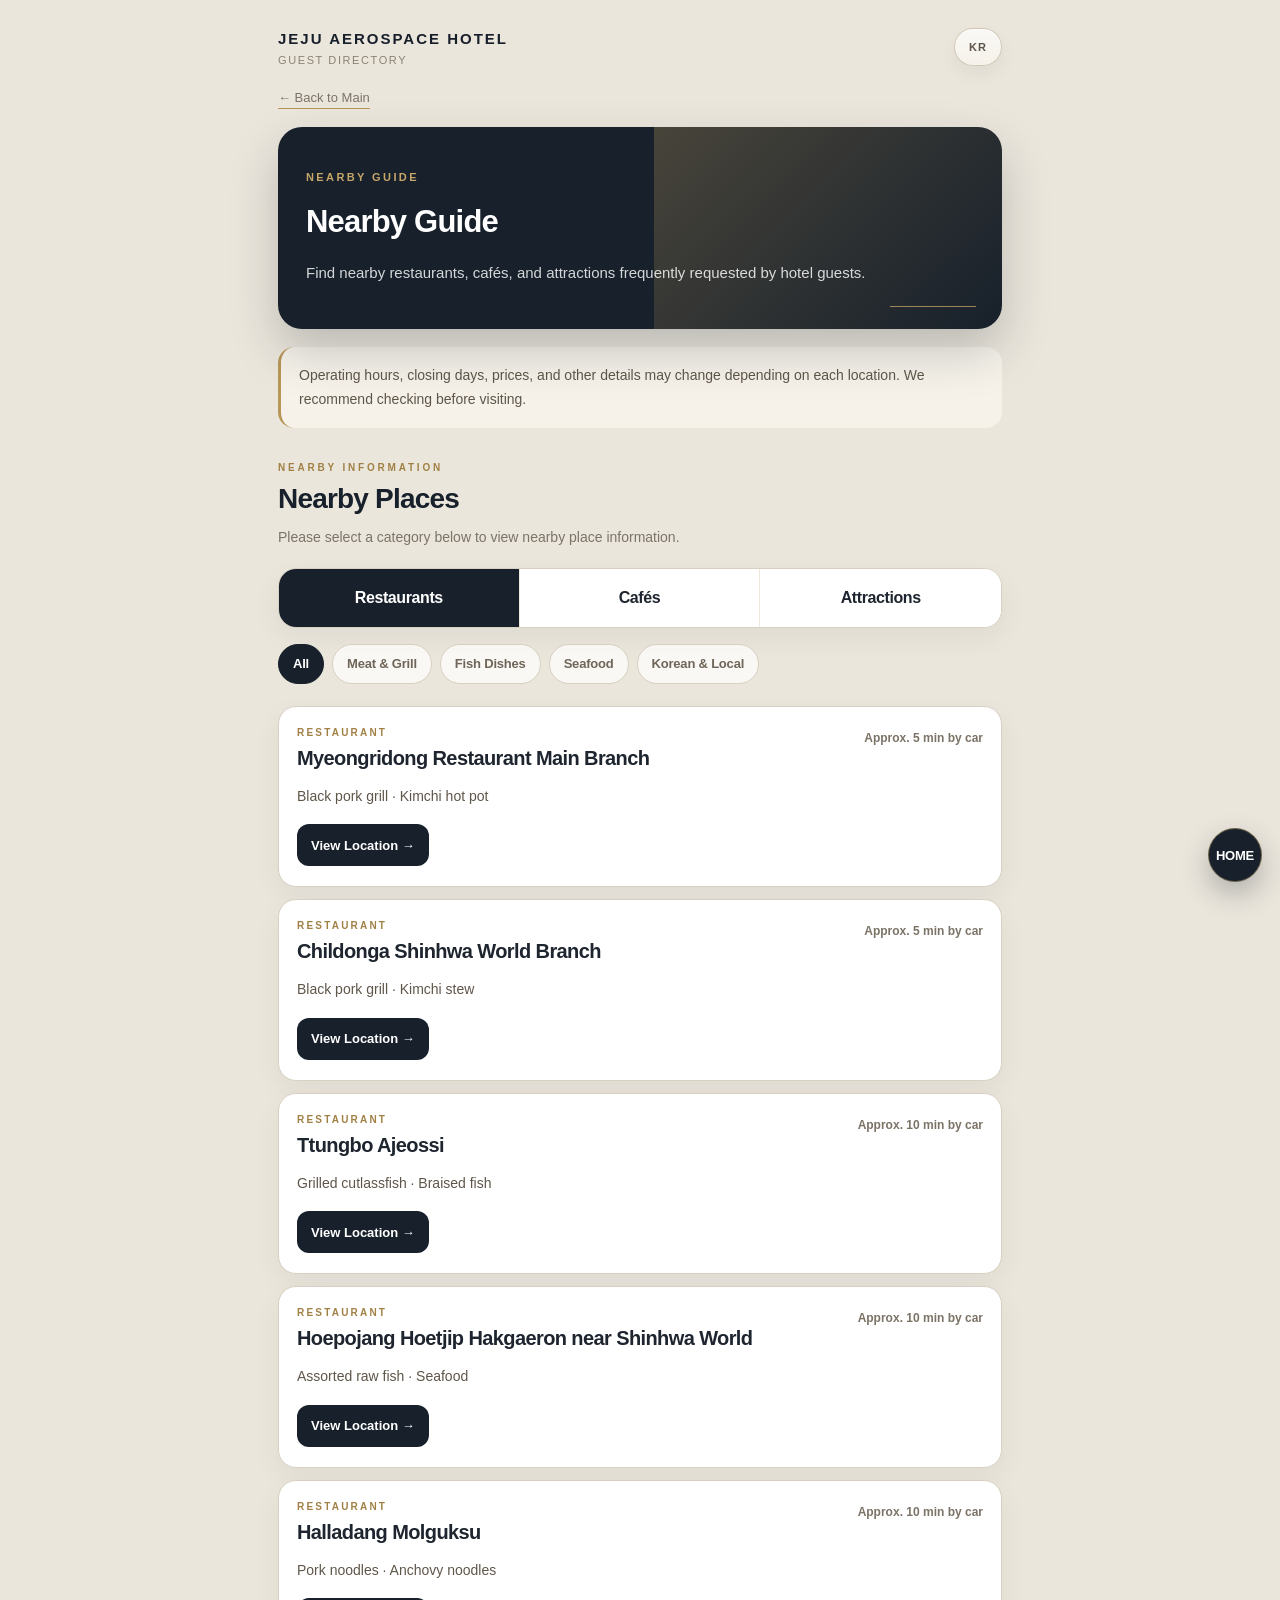
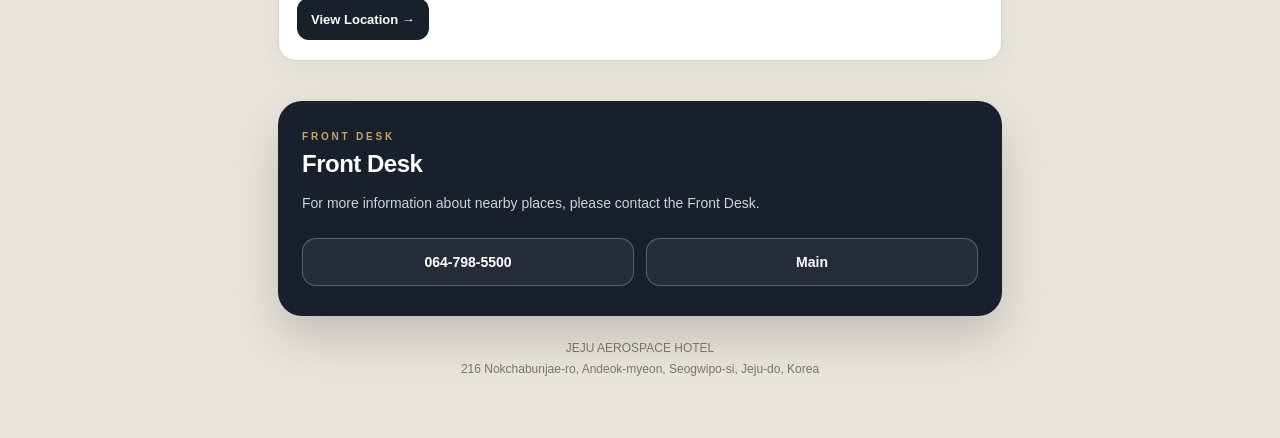
<file: en/nearby.html>
<!DOCTYPE html>
<html lang="en">
<head>
  <meta charset="UTF-8" />
  <meta name="viewport" content="width=device-width, initial-scale=1.0" />
  <title>Nearby Guide | JEJU AEROSPACE HOTEL</title>

  <!-- Google Tag Manager -->
  <script>(function(w,d,s,l,i){w[l]=w[l]||[];w[l].push({'gtm.start':
  new Date().getTime(),event:'gtm.js'});var f=d.getElementsByTagName(s)[0],
  j=d.createElement(s),dl=l!='dataLayer'?'&l='+l:'';j.async=true;j.src=
  'https://www.googletagmanager.com/gtm.js?id='+i+dl;f.parentNode.insertBefore(j,f);
  })(window,document,'script','dataLayer','GTM-KJN6C6B9');</script>
  <!-- End Google Tag Manager -->

  <link rel="stylesheet" href="../style.css" />
</head>

<body>
  <!-- Google Tag Manager (noscript) -->
  <noscript><iframe src="https://www.googletagmanager.com/ns.html?id=GTM-KJN6C6B9"
  height="0" width="0" style="display:none;visibility:hidden"></iframe></noscript>
  <!-- End Google Tag Manager (noscript) -->

  <main class="page">

    <header class="topbar">
      <div class="topbar-brand">
        <div class="brand-main">JEJU AEROSPACE HOTEL</div>
        <div class="brand-sub">Guest Directory</div>
      </div>

      <div class="topbar-actions">
        <a class="language" href="../nearby.html" aria-label="Korean version">KR</a>
      </div>
    </header>

    <a class="back-link" href="index.html">← Back to Main</a>

    <section class="hero">
      <div class="hero-inner">
        <span class="kicker">Nearby Guide</span>
        <h1>Nearby Guide</h1>
        <p>
          Find nearby restaurants, cafés, and attractions frequently requested by hotel guests.
        </p>
      </div>
    </section>

    <div class="notice">
      Operating hours, closing days, prices, and other details may change depending on each location.
      We recommend checking before visiting.
    </div>

    <section class="section nearby-section">
      <div class="section-header">
        <span class="section-label">Nearby Information</span>
        <h2 class="section-title">Nearby Places</h2>
        <p class="section-desc">
          Please select a category below to view nearby place information.
        </p>
      </div>

      <div class="nearby-tabs" role="tablist" aria-label="Nearby guide categories">
        <button
          class="nearby-tab is-active"
          type="button"
          role="tab"
          aria-selected="true"
          aria-controls="nearby-restaurant"
          data-nearby-tab="restaurant"
        >
          Restaurants
        </button>

        <button
          class="nearby-tab"
          type="button"
          role="tab"
          aria-selected="false"
          aria-controls="nearby-cafe"
          data-nearby-tab="cafe"
        >
          Cafés
        </button>

        <button
          class="nearby-tab"
          type="button"
          role="tab"
          aria-selected="false"
          aria-controls="nearby-tour"
          data-nearby-tab="tour"
        >
          Attractions
        </button>
      </div>

      <div class="nearby-panel is-active" id="nearby-restaurant" role="tabpanel" data-nearby-panel="restaurant">

        <div class="restaurant-filter-wrap">

          <div class="restaurant-filters" role="tablist" aria-label="Restaurant categories">
            <button
              class="restaurant-filter is-active"
              type="button"
              data-restaurant-filter="all"
              aria-selected="true"
            >
              All
            </button>

            <button
              class="restaurant-filter"
              type="button"
              data-restaurant-filter="meat"
              aria-selected="false"
            >
              Meat & Grill
            </button>

            <button
              class="restaurant-filter"
              type="button"
              data-restaurant-filter="fish"
              aria-selected="false"
            >
              Fish Dishes
            </button>

            <button
              class="restaurant-filter"
              type="button"
              data-restaurant-filter="seafood"
              aria-selected="false"
            >
              Seafood
            </button>

            <button
              class="restaurant-filter"
              type="button"
              data-restaurant-filter="local"
              aria-selected="false"
            >
              Korean & Local
            </button>
          </div>
        </div>

        <div class="nearby-list">

          <article class="nearby-card" data-restaurant-category="meat">
            <div class="nearby-card-head">
              <div>
                <div class="nearby-category">Restaurant</div>
                <h3>Myeongridong Restaurant Main Branch</h3>
              </div>
              <span class="nearby-distance">Approx. 5 min by car</span>
            </div>

            <p>
              Black pork grill · Kimchi hot pot
            </p>

            <a class="nearby-button" href="https://map.naver.com/p/search/%EB%AA%85%EB%A6%AC%EB%8F%99%EC%8B%9D%EB%8B%B9/place/16891414?c=13.82,0,0,0,dh&placePath=%2Fhome%3Fbk_query%3D%EB%AA%85%EB%A6%AC%EB%8F%99%EC%8B%9D%EB%8B%B9%26entry%3Dbmp%26from%3Dmap%26fromPanelNum%3D2%26timestamp%3D202607090101%26locale%3Dko%26svcName%3Dmap_pcv5%26searchText%3D%EB%AA%85%EB%A6%AC%EB%8F%99%EC%8B%9D%EB%8B%B9" target="_blank" rel="noopener">
              View Location →
            </a>
          </article>

          <article class="nearby-card" data-restaurant-category="meat">
            <div class="nearby-card-head">
              <div>
                <div class="nearby-category">Restaurant</div>
                <h3>Childonga Shinhwa World Branch</h3>
              </div>
              <span class="nearby-distance">Approx. 5 min by car</span>
            </div>

            <p>
              Black pork grill · Kimchi stew
            </p>

            <a class="nearby-button" href="https://map.naver.com/p/search/%EC%B9%A0%EB%8F%88%EA%B0%80/place/1462473274?c=13.00,0,0,0,dh&placePath=%2Fhome%3Fentry%3Dbmp%26from%3Dmap%26fromPanelNum%3D2%26timestamp%3D202607090136%26locale%3Dko%26svcName%3Dmap_pcv5%26searchText%3D%EC%B9%A0%EB%8F%88%EA%B0%80" target="_blank" rel="noopener">
              View Location →
            </a>
          </article>

          <article class="nearby-card" data-restaurant-category="fish">
            <div class="nearby-card-head">
              <div>
                <div class="nearby-category">Restaurant</div>
                <h3>Ttungbo Ajeossi</h3>
              </div>
              <span class="nearby-distance">Approx. 10 min by car</span>
            </div>

            <p>
              Grilled cutlassfish · Braised fish
            </p>

            <a class="nearby-button" href="https://map.naver.com/p/entry/place/1803980882?c=14.61,0,0,0,dh&placePath=%2Freview%3FadditionalHeight%3D76%26fromPanelNum%3D1%26locale%3Dko%26svcName%3Dmap_pcv5%26timestamp%3D202607090144" target="_blank" rel="noopener">
              View Location →
            </a>
          </article>

          <article class="nearby-card" data-restaurant-category="seafood">
            <div class="nearby-card-head">
              <div>
                <div class="nearby-category">Restaurant</div>
                <h3>Hoepojang Hoetjip Hakgaeron near Shinhwa World</h3>
              </div>
              <span class="nearby-distance">Approx. 10 min by car</span>
            </div>

            <p>
              Assorted raw fish · Seafood
            </p>

            <a class="nearby-button" href="https://map.naver.com/p/entry/place/1542639862?c=13.00,0,0,0,dh&placePath=%2Fhome%3Ffrom%3Dmap%26fromPanelNum%3D1%26additionalHeight%3D76%26timestamp%3D202607090153%26locale%3Dko%26svcName%3Dmap_pcv5" target="_blank" rel="noopener">
              View Location →
            </a>
          </article>

          <article class="nearby-card" data-restaurant-category="local">
            <div class="nearby-card-head">
              <div>
                <div class="nearby-category">Restaurant</div>
                <h3>Halladang Molguksu</h3>
              </div>
              <span class="nearby-distance">Approx. 10 min by car</span>
            </div>

            <p>
              Pork noodles · Anchovy noodles
            </p>

            <a class="nearby-button" href="https://map.naver.com/p/entry/place/32689164?c=12.00,0,0,0,dh&placePath=%2Fhome%3Ffrom%3Dmap%26fromPanelNum%3D1%26additionalHeight%3D76%26timestamp%3D202607090201%26locale%3Dko%26svcName%3Dmap_pcv5" target="_blank" rel="noopener">
              View Location →
            </a>
          </article>

          <!-- To add another restaurant, copy the format below.
          Use one of the following data-restaurant-category values:

          Meat & Grill: meat
          Fish Dishes: fish
          Seafood: seafood
          Korean & Local: local

          <article class="nearby-card" data-restaurant-category="meat">
            <div class="nearby-card-head">
              <div>
                <div class="nearby-category">Restaurant</div>
                <h3>Restaurant Name</h3>
              </div>
              <span class="nearby-distance">Approx. 00 min by car</span>
            </div>

            <p>
              Food category · Short description
            </p>

            <a class="nearby-button" href="#" target="_blank" rel="noopener">
              View Location →
            </a>
          </article>
          -->

        </div>
      </div>

      <div class="nearby-panel" id="nearby-cafe" role="tabpanel" data-nearby-panel="cafe" hidden>
        <div class="nearby-list">

          <article class="nearby-card">
            <div class="nearby-card-head">
              <div>
                <div class="nearby-category">Cafe</div>
                <h3>Café information coming soon</h3>
              </div>
              <span class="nearby-distance">Front Desk</span>
            </div>
            <p>
              Nearby café information is available at the Front Desk.
              This page will be updated as information becomes available.
            </p>
          </article>

          <!-- To add a café, copy the format below.
          <article class="nearby-card">
            <div class="nearby-card-head">
              <div>
                <div class="nearby-category">Cafe</div>
                <h3>Café Name</h3>
              </div>
              <span class="nearby-distance">Approx. 00 min by car</span>
            </div>
            <p>
              Café category · Short description
            </p>

            <a class="nearby-button" href="#" target="_blank" rel="noopener">
              View Location →
            </a>
          </article>
          -->

        </div>
      </div>

      <div class="nearby-panel" id="nearby-tour" role="tabpanel" data-nearby-panel="tour" hidden>
        <div class="nearby-list">

          <article class="nearby-card">
            <div class="nearby-card-head">
              <div>
                <div class="nearby-category">Tour</div>
                <h3>Attraction information coming soon</h3>
              </div>
              <span class="nearby-distance">Front Desk</span>
            </div>
            <p>
              Nearby attraction information is available at the Front Desk.
              This page will be updated as information becomes available.
            </p>
          </article>

          <!-- To add an attraction, copy the format below.
          <article class="nearby-card">
            <div class="nearby-card-head">
              <div>
                <div class="nearby-category">Tour</div>
                <h3>Place Name</h3>
              </div>
              <span class="nearby-distance">Approx. 00 min by car</span>
            </div>
            <p>
              Place category · Short description
            </p>

            <a class="nearby-button" href="#" target="_blank" rel="noopener">
              View Location →
            </a>
          </article>
          -->

        </div>
      </div>
    </section>

    <section class="contact">
      <span class="section-label">Front Desk</span>
      <h2>Front Desk</h2>
      <p>
        For more information about nearby places, please contact the Front Desk.
      </p>

      <div class="contact-actions">
        <a class="contact-button" href="tel:0647985500">
          064-798-5500
        </a>

        <a class="contact-button" href="index.html">
          Main
        </a>
      </div>
    </section>

    <footer class="footer">
      JEJU AEROSPACE HOTEL<br>
      216 Nokchabunjae-ro, Andeok-myeon, Seogwipo-si, Jeju-do, Korea
    </footer>

    <a class="floating-home" href="index.html">HOME</a>

  </main>

  <script>
    const nearbyTabs = document.querySelectorAll('.nearby-tab');
    const nearbyPanels = document.querySelectorAll('.nearby-panel');

    nearbyTabs.forEach(function(tab) {
      tab.addEventListener('click', function() {
        const target = tab.dataset.nearbyTab;

        nearbyTabs.forEach(function(item) {
          item.classList.remove('is-active');
          item.setAttribute('aria-selected', 'false');
        });

        nearbyPanels.forEach(function(panel) {
          panel.classList.remove('is-active');
          panel.hidden = true;
        });

        tab.classList.add('is-active');
        tab.setAttribute('aria-selected', 'true');

        const activePanel = document.querySelector('[data-nearby-panel="' + target + '"]');
        if (activePanel) {
          activePanel.hidden = false;
          activePanel.classList.add('is-active');
        }

        window.dataLayer = window.dataLayer || [];
        window.dataLayer.push({
          event: 'nearby_tab_click',
          nearby_tab: target
        });
      });
    });

    const restaurantFilters = document.querySelectorAll('.restaurant-filter');
    const restaurantCards = document.querySelectorAll('[data-restaurant-category]');

    restaurantFilters.forEach(function(filter) {
      filter.addEventListener('click', function() {
        const target = filter.dataset.restaurantFilter;

        restaurantFilters.forEach(function(item) {
          item.classList.remove('is-active');
          item.setAttribute('aria-selected', 'false');
        });

        filter.classList.add('is-active');
        filter.setAttribute('aria-selected', 'true');

        restaurantCards.forEach(function(card) {
          const category = card.dataset.restaurantCategory;

          if (target === 'all' || category === target) {
            card.hidden = false;
          } else {
            card.hidden = true;
          }
        });

        window.dataLayer = window.dataLayer || [];
        window.dataLayer.push({
          event: 'restaurant_filter_click',
          restaurant_filter: target
        });
      });
    });
  </script>
</body>
</html>
</file>
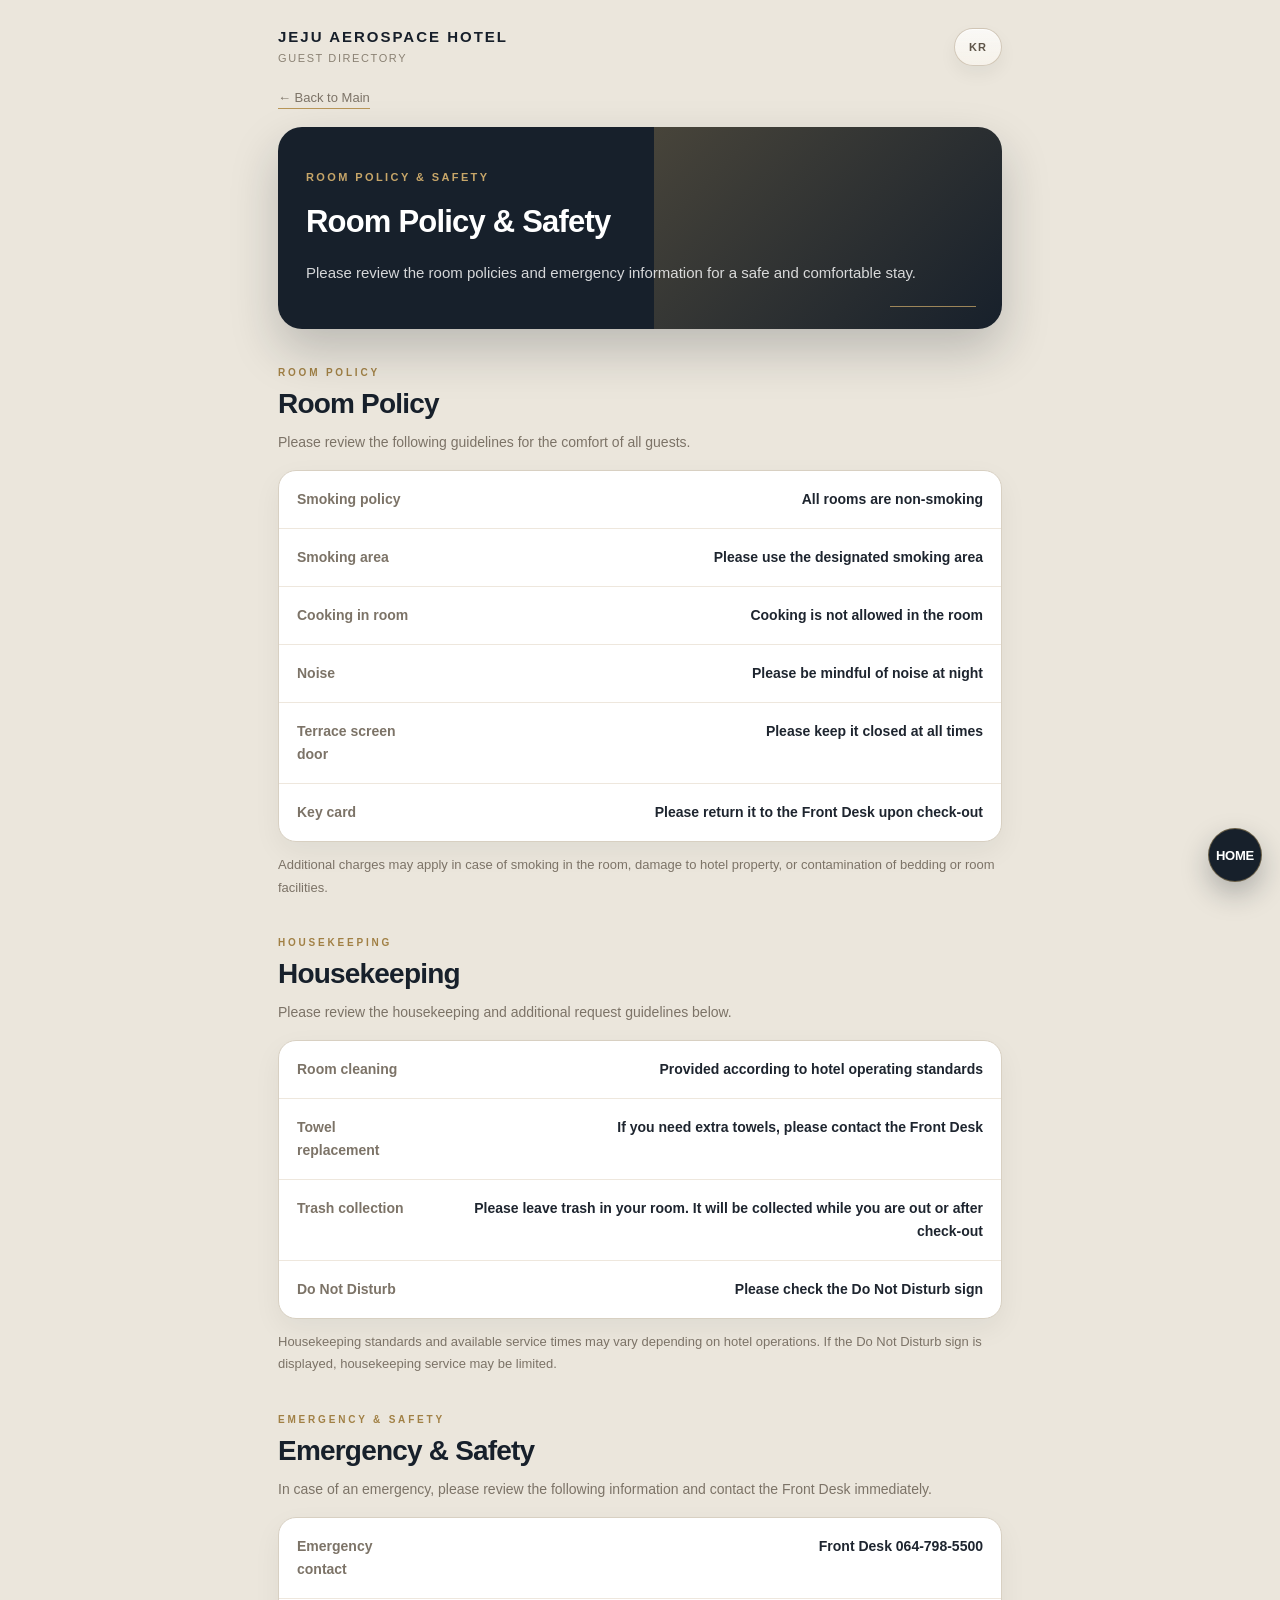
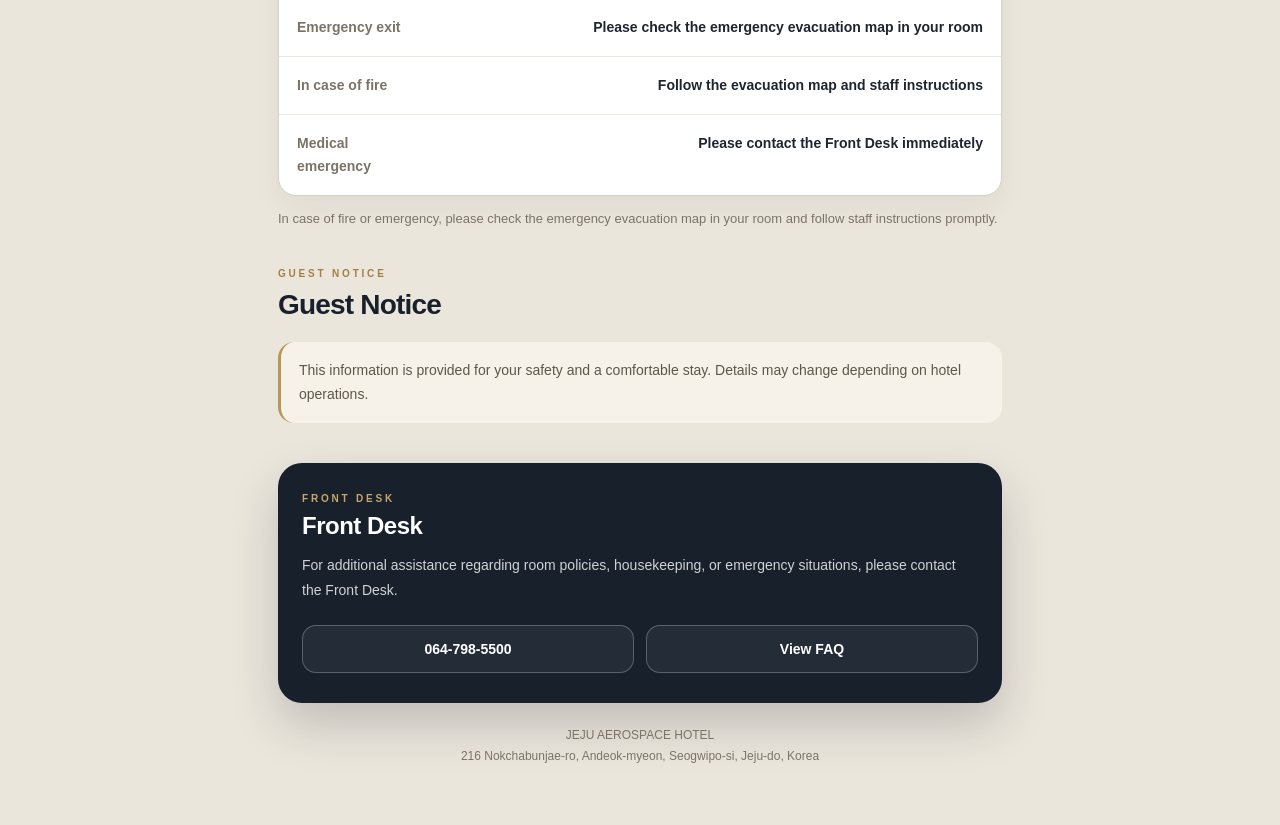
<file: en/policy.html>
<!DOCTYPE html>
<html lang="en">
<head>
  <meta charset="UTF-8" />
  <meta name="viewport" content="width=device-width, initial-scale=1.0" />
  <title>Room Policy & Safety | JEJU AEROSPACE HOTEL</title>

  <!-- Google Tag Manager -->
  <script>(function(w,d,s,l,i){w[l]=w[l]||[];w[l].push({'gtm.start':
  new Date().getTime(),event:'gtm.js'});var f=d.getElementsByTagName(s)[0],
  j=d.createElement(s),dl=l!='dataLayer'?'&l='+l:'';j.async=true;j.src=
  'https://www.googletagmanager.com/gtm.js?id='+i+dl;f.parentNode.insertBefore(j,f);
  })(window,document,'script','dataLayer','GTM-KJN6C6B9');</script>
  <!-- End Google Tag Manager -->

  <link rel="stylesheet" href="../style.css" />
</head>

<body>
  <!-- Google Tag Manager (noscript) -->
  <noscript><iframe src="https://www.googletagmanager.com/ns.html?id=GTM-KJN6C6B9"
  height="0" width="0" style="display:none;visibility:hidden"></iframe></noscript>
  <!-- End Google Tag Manager (noscript) -->

  <main class="page">

    <header class="topbar">
      <div>
        <div class="brand-main">JEJU AEROSPACE HOTEL</div>
        <div class="brand-sub">Guest Directory</div>
      </div>
      <a class="language" href="../policy.html" aria-label="Korean version">KR</a>
    </header>

    <a class="back-link" href="index.html">← Back to Main</a>

    <section class="hero">
      <div class="hero-inner">
        <span class="kicker">Room Policy & Safety</span>
        <h1>Room Policy & Safety</h1>
        <p>
          Please review the room policies and emergency information for a safe and comfortable stay.
        </p>
      </div>
    </section>

    <section class="section" id="room-policy">
      <div class="section-header">
        <span class="section-label">Room Policy</span>
        <h2 class="section-title">Room Policy</h2>
        <p class="section-desc">
          Please review the following guidelines for the comfort of all guests.
        </p>
      </div>

      <div class="info-table">
        <div class="info-row">
          <div class="info-label">Smoking policy</div>
          <div class="info-value">All rooms are non-smoking</div>
        </div>

        <div class="info-row">
          <div class="info-label">Smoking area</div>
          <div class="info-value">Please use the designated smoking area</div>
        </div>

        <div class="info-row">
          <div class="info-label">Cooking in room</div>
          <div class="info-value">Cooking is not allowed in the room</div>
        </div>

        <div class="info-row">
          <div class="info-label">Noise</div>
          <div class="info-value">Please be mindful of noise at night</div>
        </div>

        <div class="info-row">
          <div class="info-label">Terrace screen door</div>
          <div class="info-value">Please keep it closed at all times</div>
        </div>

        <div class="info-row">
          <div class="info-label">Key card</div>
          <div class="info-value">Please return it to the Front Desk upon check-out</div>
        </div>
      </div>

      <div class="sub-note">
        Additional charges may apply in case of smoking in the room, damage to hotel property,
        or contamination of bedding or room facilities.
      </div>
    </section>

    <section class="section" id="housekeeping">
      <div class="section-header">
        <span class="section-label">Housekeeping</span>
        <h2 class="section-title">Housekeeping</h2>
        <p class="section-desc">
          Please review the housekeeping and additional request guidelines below.
        </p>
      </div>

      <div class="info-table">
        <div class="info-row">
          <div class="info-label">Room cleaning</div>
          <div class="info-value">Provided according to hotel operating standards</div>
        </div>

        <div class="info-row">
          <div class="info-label">Towel replacement</div>
          <div class="info-value">If you need extra towels, please contact the Front Desk</div>
        </div>

        <div class="info-row">
          <div class="info-label">Trash collection</div>
          <div class="info-value">Please leave trash in your room. It will be collected while you are out or after check-out</div>
        </div>

        <div class="info-row">
          <div class="info-label">Do Not Disturb</div>
          <div class="info-value">Please check the Do Not Disturb sign</div>
        </div>
      </div>

      <div class="sub-note">
        Housekeeping standards and available service times may vary depending on hotel operations.
        If the Do Not Disturb sign is displayed, housekeeping service may be limited.
      </div>
    </section>

    <section class="section" id="safety">
      <div class="section-header">
        <span class="section-label">Emergency & Safety</span>
        <h2 class="section-title">Emergency & Safety</h2>
        <p class="section-desc">
          In case of an emergency, please review the following information and contact the Front Desk immediately.
        </p>
      </div>

      <div class="info-table">
        <div class="info-row">
          <div class="info-label">Emergency contact</div>
          <div class="info-value">Front Desk 064-798-5500</div>
        </div>

        <div class="info-row">
          <div class="info-label">Emergency exit</div>
          <div class="info-value">Please check the emergency evacuation map in your room</div>
        </div>

        <div class="info-row">
          <div class="info-label">In case of fire</div>
          <div class="info-value">Follow the evacuation map and staff instructions</div>
        </div>

        <div class="info-row">
          <div class="info-label">Medical emergency</div>
          <div class="info-value">Please contact the Front Desk immediately</div>
        </div>
      </div>

      <div class="sub-note">
        In case of fire or emergency, please check the emergency evacuation map in your room
        and follow staff instructions promptly.
      </div>
    </section>

    <section class="section" id="notice">
      <div class="section-header">
        <span class="section-label">Guest Notice</span>
        <h2 class="section-title">Guest Notice</h2>
      </div>

      <div class="notice">
        This information is provided for your safety and a comfortable stay.
        Details may change depending on hotel operations.
      </div>
    </section>

    <section class="contact" id="front">
      <span class="section-label">Front Desk</span>
      <h2>Front Desk</h2>
      <p>
        For additional assistance regarding room policies, housekeeping, or emergency situations,
        please contact the Front Desk.
      </p>

      <div class="contact-actions">
        <a class="contact-button" href="tel:0647985500">064-798-5500</a>
        <a class="contact-button" href="faq.html">View FAQ</a>
      </div>
    </section>

    <footer class="footer">
      JEJU AEROSPACE HOTEL<br>
      216 Nokchabunjae-ro, Andeok-myeon, Seogwipo-si, Jeju-do, Korea
    </footer>

    <a class="floating-home" href="index.html">HOME</a>

  </main>
</body>
</html>
</file>
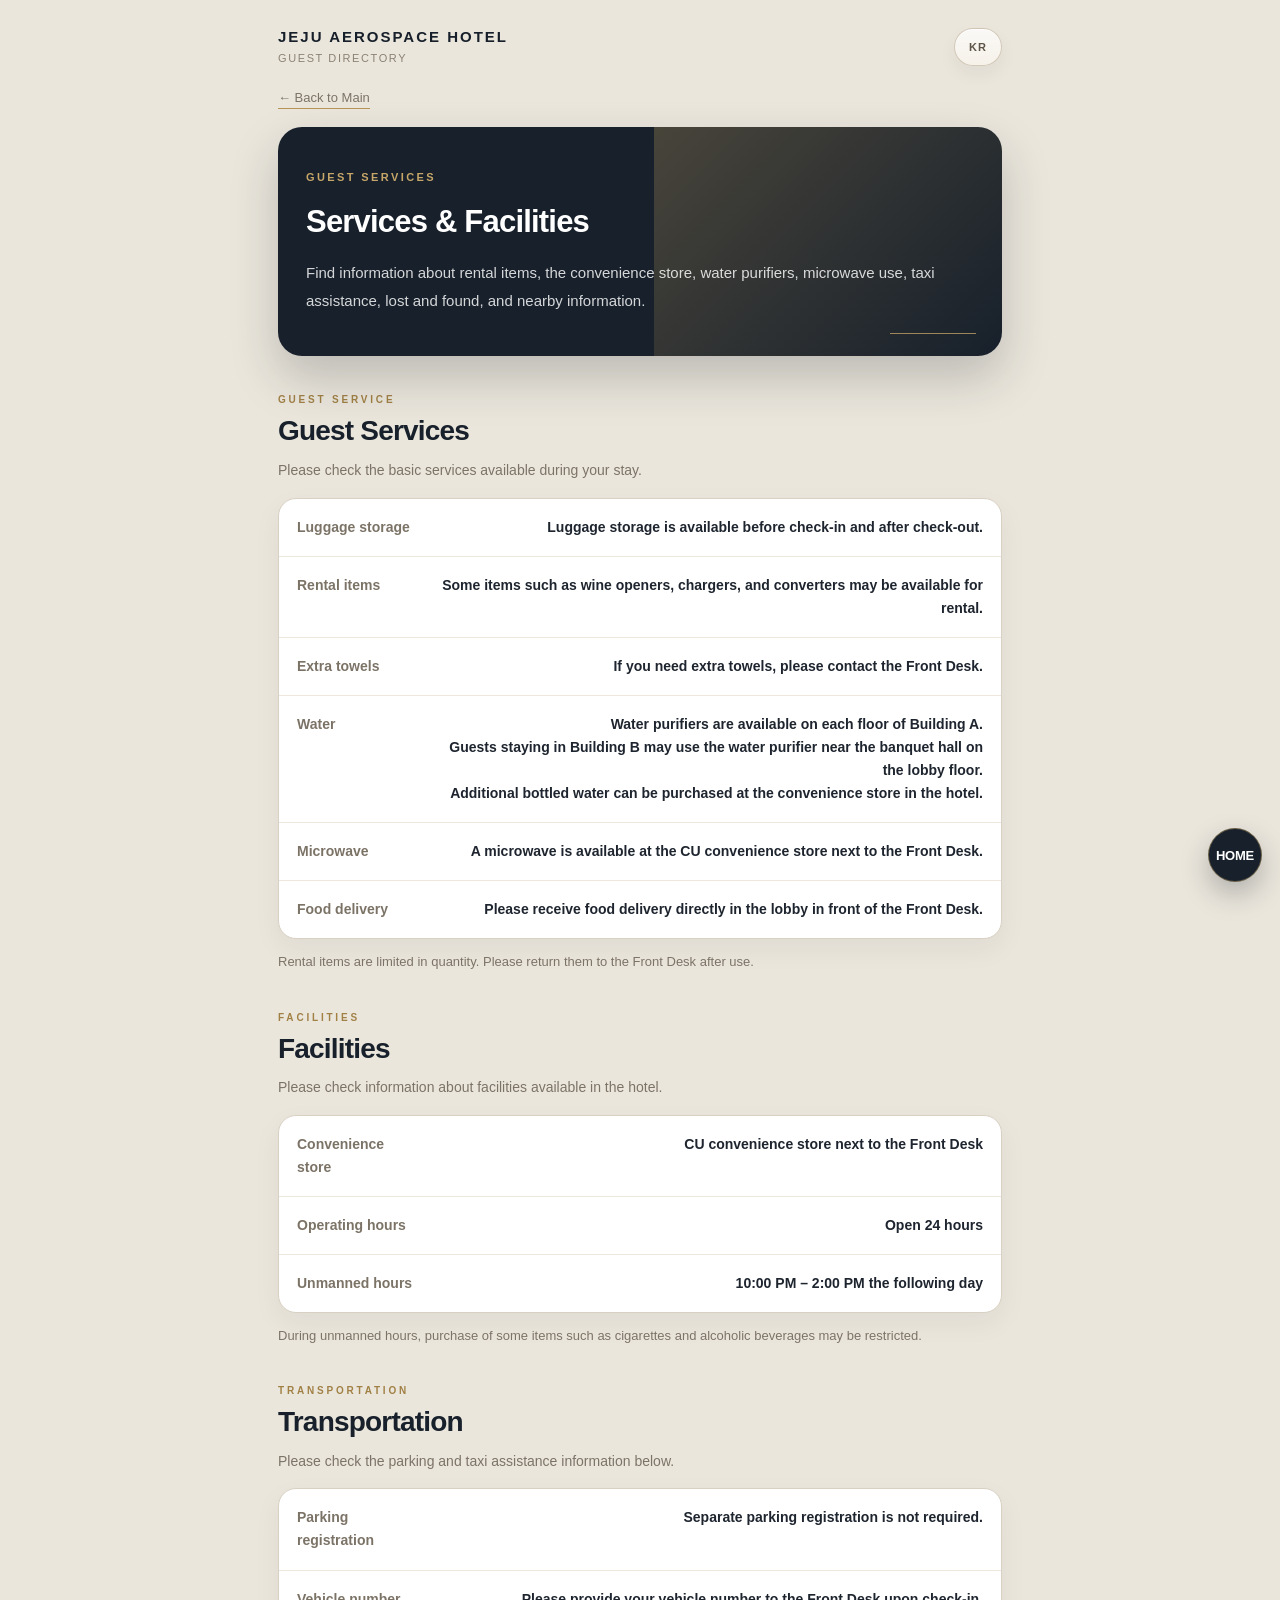
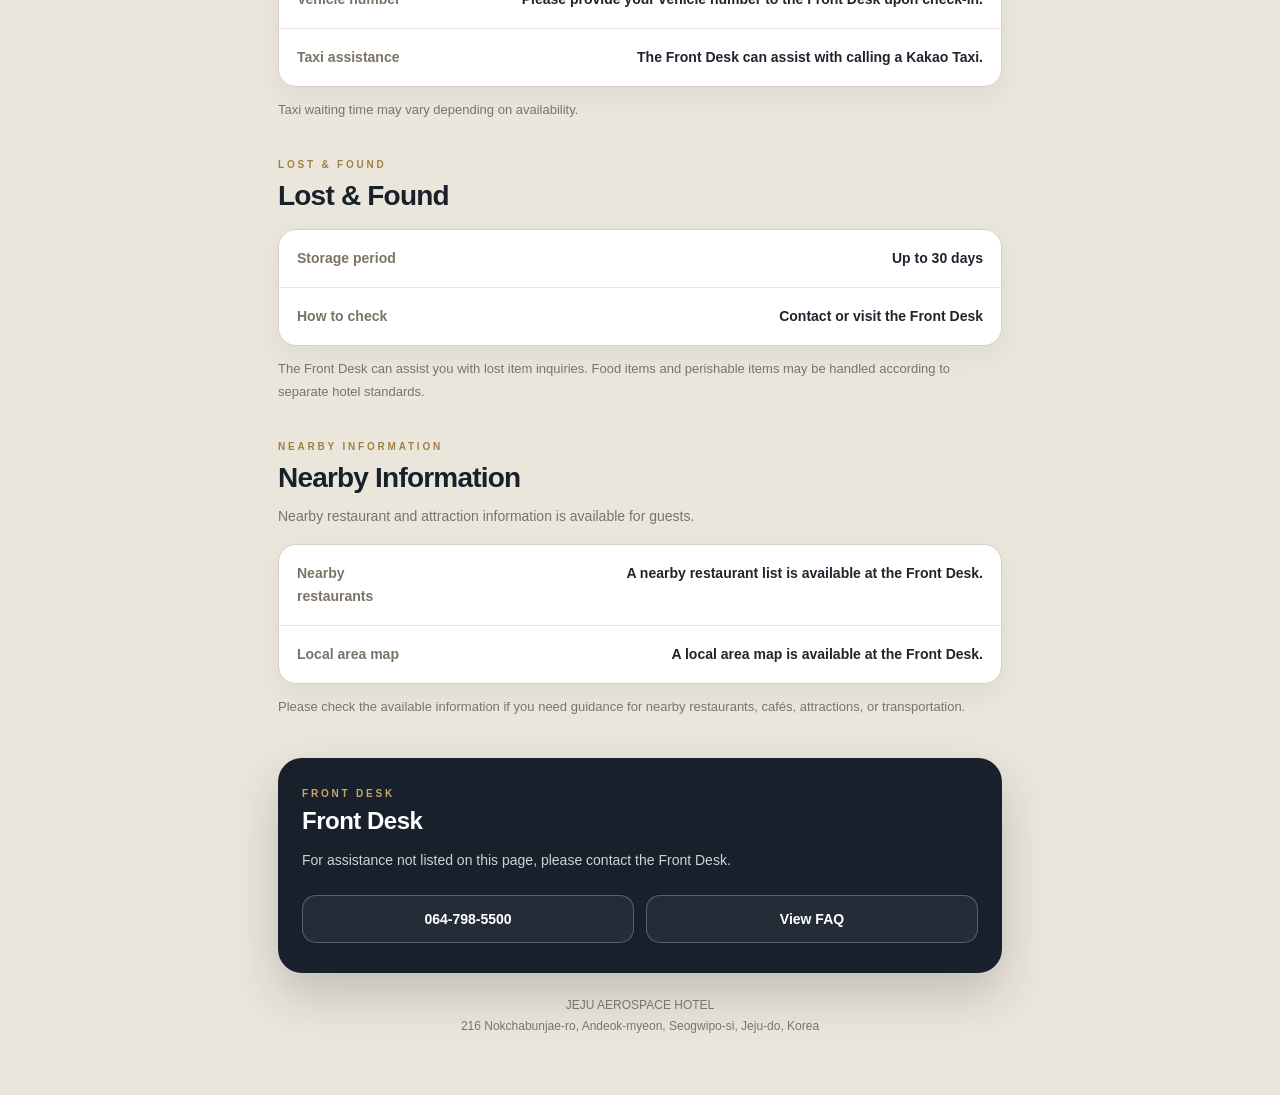
<file: en/service.html>
<!DOCTYPE html>
<html lang="en">
<head>
  <meta charset="UTF-8" />
  <meta name="viewport" content="width=device-width, initial-scale=1.0" />
  <title>Services & Facilities | JEJU AEROSPACE HOTEL</title>

  <!-- Google Tag Manager -->
  <script>(function(w,d,s,l,i){w[l]=w[l]||[];w[l].push({'gtm.start':
  new Date().getTime(),event:'gtm.js'});var f=d.getElementsByTagName(s)[0],
  j=d.createElement(s),dl=l!='dataLayer'?'&l='+l:'';j.async=true;j.src=
  'https://www.googletagmanager.com/gtm.js?id='+i+dl;f.parentNode.insertBefore(j,f);
  })(window,document,'script','dataLayer','GTM-KJN6C6B9');</script>
  <!-- End Google Tag Manager -->

  <link rel="stylesheet" href="../style.css" />
</head>

<body>
  <!-- Google Tag Manager (noscript) -->
  <noscript><iframe src="https://www.googletagmanager.com/ns.html?id=GTM-KJN6C6B9"
  height="0" width="0" style="display:none;visibility:hidden"></iframe></noscript>
  <!-- End Google Tag Manager (noscript) -->

  <main class="page">

    <header class="topbar">
      <div>
        <div class="brand-main">JEJU AEROSPACE HOTEL</div>
        <div class="brand-sub">Guest Directory</div>
      </div>
      <a class="language" href="../service.html" aria-label="Korean version">KR</a>
    </header>

    <a class="back-link" href="index.html">← Back to Main</a>

    <section class="hero">
      <div class="hero-inner">
        <span class="kicker">Guest Services</span>
        <h1>Services & Facilities</h1>
        <p>
          Find information about rental items, the convenience store, water purifiers,
          microwave use, taxi assistance, lost and found, and nearby information.
        </p>
      </div>
    </section>

    <section class="section" id="service">
      <div class="section-header">
        <span class="section-label">Guest Service</span>
        <h2 class="section-title">Guest Services</h2>
        <p class="section-desc">
          Please check the basic services available during your stay.
        </p>
      </div>

      <div class="info-table">
        <div class="info-row">
          <div class="info-label">Luggage storage</div>
          <div class="info-value">Luggage storage is available before check-in and after check-out.</div>
        </div>

        <div class="info-row">
          <div class="info-label">Rental items</div>
          <div class="info-value">Some items such as wine openers, chargers, and converters may be available for rental.</div>
        </div>

        <div class="info-row">
          <div class="info-label">Extra towels</div>
          <div class="info-value">If you need extra towels, please contact the Front Desk.</div>
        </div>

        <div class="info-row">
          <div class="info-label">Water</div>
          <div class="info-value">
            Water purifiers are available on each floor of Building A.<br>
            Guests staying in Building B may use the water purifier near the banquet hall on the lobby floor.<br>
            Additional bottled water can be purchased at the convenience store in the hotel.
          </div>
        </div>

        <div class="info-row">
          <div class="info-label">Microwave</div>
          <div class="info-value">A microwave is available at the CU convenience store next to the Front Desk.</div>
        </div>

        <div class="info-row">
          <div class="info-label">Food delivery</div>
          <div class="info-value">Please receive food delivery directly in the lobby in front of the Front Desk.</div>
        </div>
      </div>

      <div class="sub-note">
        Rental items are limited in quantity. Please return them to the Front Desk after use.
      </div>
    </section>

    <section class="section" id="facility">
      <div class="section-header">
        <span class="section-label">Facilities</span>
        <h2 class="section-title">Facilities</h2>
        <p class="section-desc">
          Please check information about facilities available in the hotel.
        </p>
      </div>

      <div class="info-table">
        <div class="info-row">
          <div class="info-label">Convenience store</div>
          <div class="info-value">CU convenience store next to the Front Desk</div>
        </div>

        <div class="info-row">
          <div class="info-label">Operating hours</div>
          <div class="info-value">Open 24 hours</div>
        </div>

        <div class="info-row">
          <div class="info-label">Unmanned hours</div>
          <div class="info-value">10:00 PM – 2:00 PM the following day</div>
        </div>
      </div>

      <div class="sub-note">
        During unmanned hours, purchase of some items such as cigarettes and alcoholic beverages may be restricted.
      </div>
    </section>

    <section class="section" id="transport">
      <div class="section-header">
        <span class="section-label">Transportation</span>
        <h2 class="section-title">Transportation</h2>
        <p class="section-desc">
          Please check the parking and taxi assistance information below.
        </p>
      </div>

      <div class="info-table">
        <div class="info-row">
          <div class="info-label">Parking registration</div>
          <div class="info-value">Separate parking registration is not required.</div>
        </div>

        <div class="info-row">
          <div class="info-label">Vehicle number</div>
          <div class="info-value">Please provide your vehicle number to the Front Desk upon check-in.</div>
        </div>

        <div class="info-row">
          <div class="info-label">Taxi assistance</div>
          <div class="info-value">The Front Desk can assist with calling a Kakao Taxi.</div>
        </div>
      </div>

      <div class="sub-note">
        Taxi waiting time may vary depending on availability.
      </div>
    </section>

    <section class="section" id="lost">
      <div class="section-header">
        <span class="section-label">Lost & Found</span>
        <h2 class="section-title">Lost & Found</h2>
      </div>

      <div class="info-table">
        <div class="info-row">
          <div class="info-label">Storage period</div>
          <div class="info-value">Up to 30 days</div>
        </div>

        <div class="info-row">
          <div class="info-label">How to check</div>
          <div class="info-value">Contact or visit the Front Desk</div>
        </div>
      </div>

      <div class="sub-note">
        The Front Desk can assist you with lost item inquiries.
        Food items and perishable items may be handled according to separate hotel standards.
      </div>
    </section>

    <section class="section" id="nearby">
      <div class="section-header">
        <span class="section-label">Nearby Information</span>
        <h2 class="section-title">Nearby Information</h2>
        <p class="section-desc">
          Nearby restaurant and attraction information is available for guests.
        </p>
      </div>

      <div class="info-table">
        <div class="info-row">
          <div class="info-label">Nearby restaurants</div>
          <div class="info-value">A nearby restaurant list is available at the Front Desk.</div>
        </div>

        <div class="info-row">
          <div class="info-label">Local area map</div>
          <div class="info-value">A local area map is available at the Front Desk.</div>
        </div>
      </div>

      <div class="sub-note">
        Please check the available information if you need guidance for nearby restaurants, cafés, attractions, or transportation.
      </div>
    </section>

    <section class="contact" id="front">
      <span class="section-label">Front Desk</span>
      <h2>Front Desk</h2>
      <p>
        For assistance not listed on this page, please contact the Front Desk.
      </p>

      <div class="contact-actions">
        <a class="contact-button" href="tel:0647985500">064-798-5500</a>
        <a class="contact-button" href="faq.html">View FAQ</a>
      </div>
    </section>

    <footer class="footer">
      JEJU AEROSPACE HOTEL<br>
      216 Nokchabunjae-ro, Andeok-myeon, Seogwipo-si, Jeju-do, Korea
    </footer>

    <a class="floating-home" href="index.html">HOME</a>

  </main>
</body>
</html>
</file>
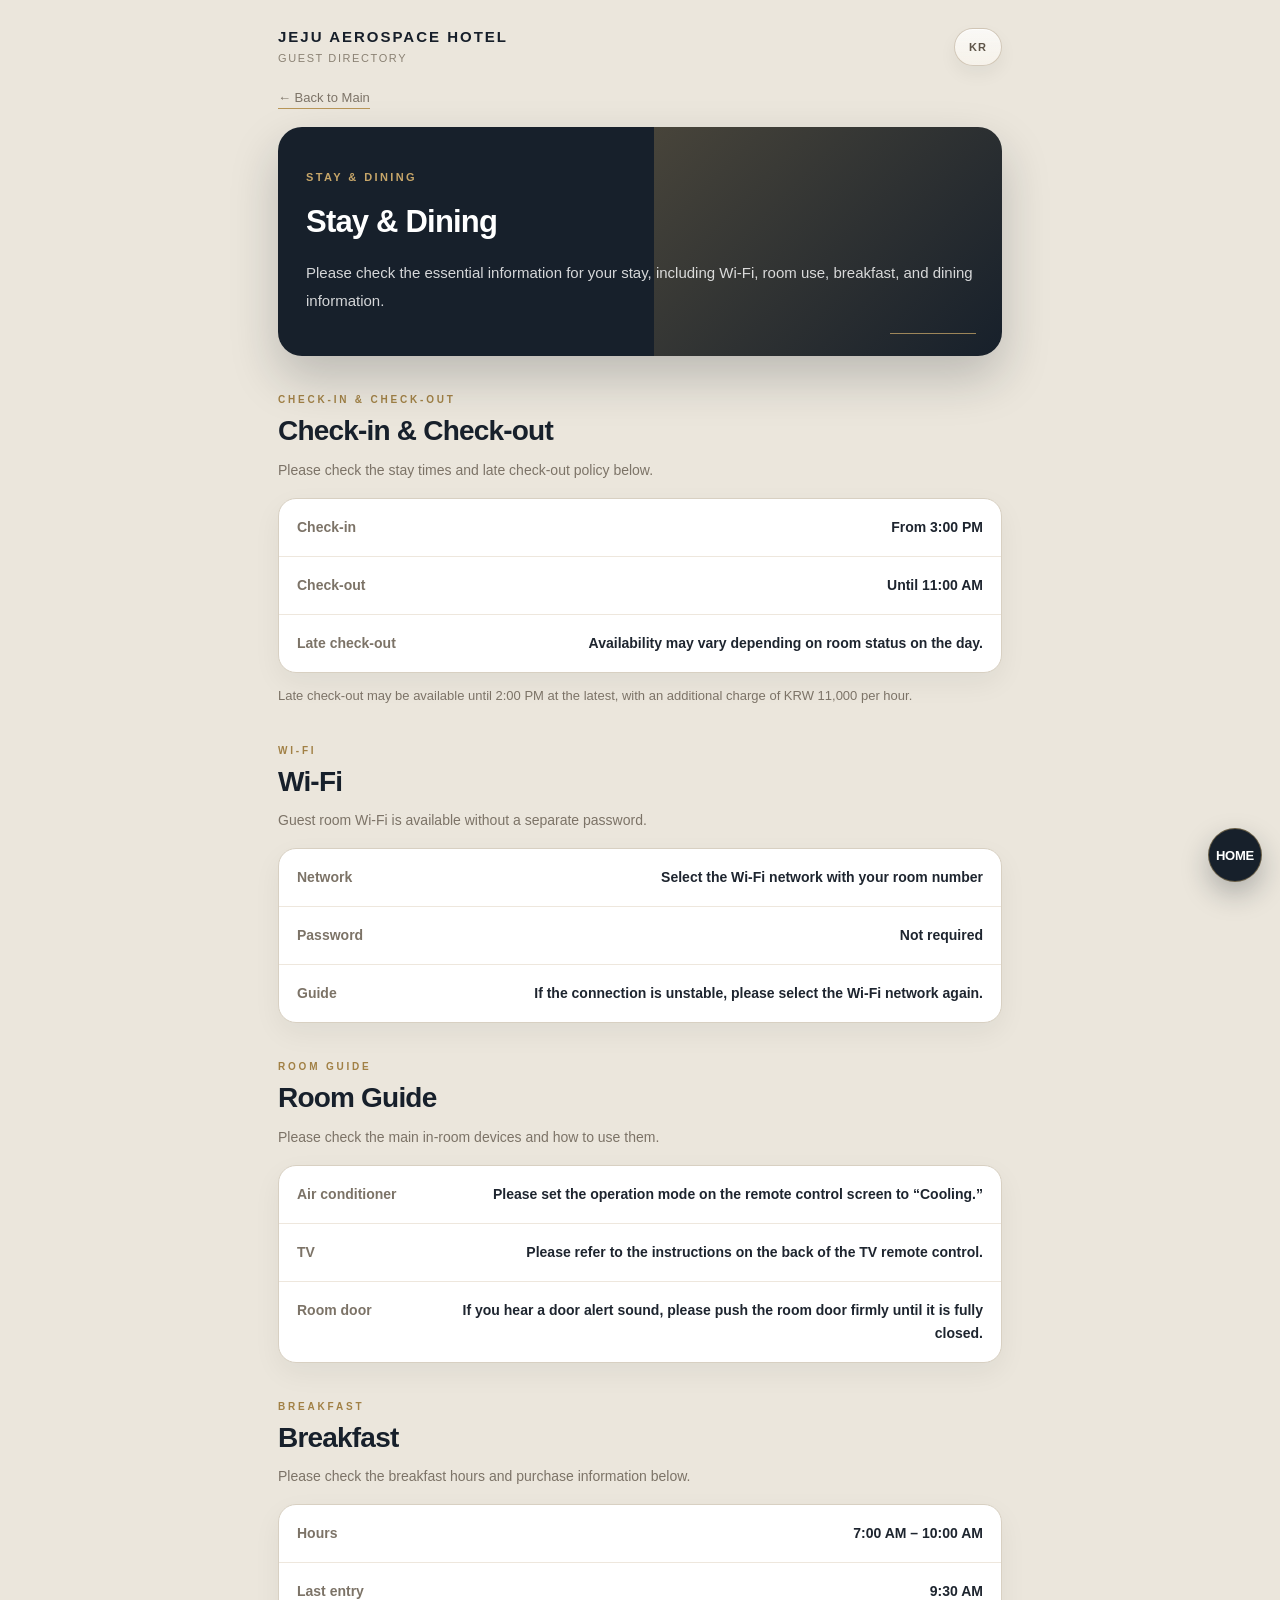
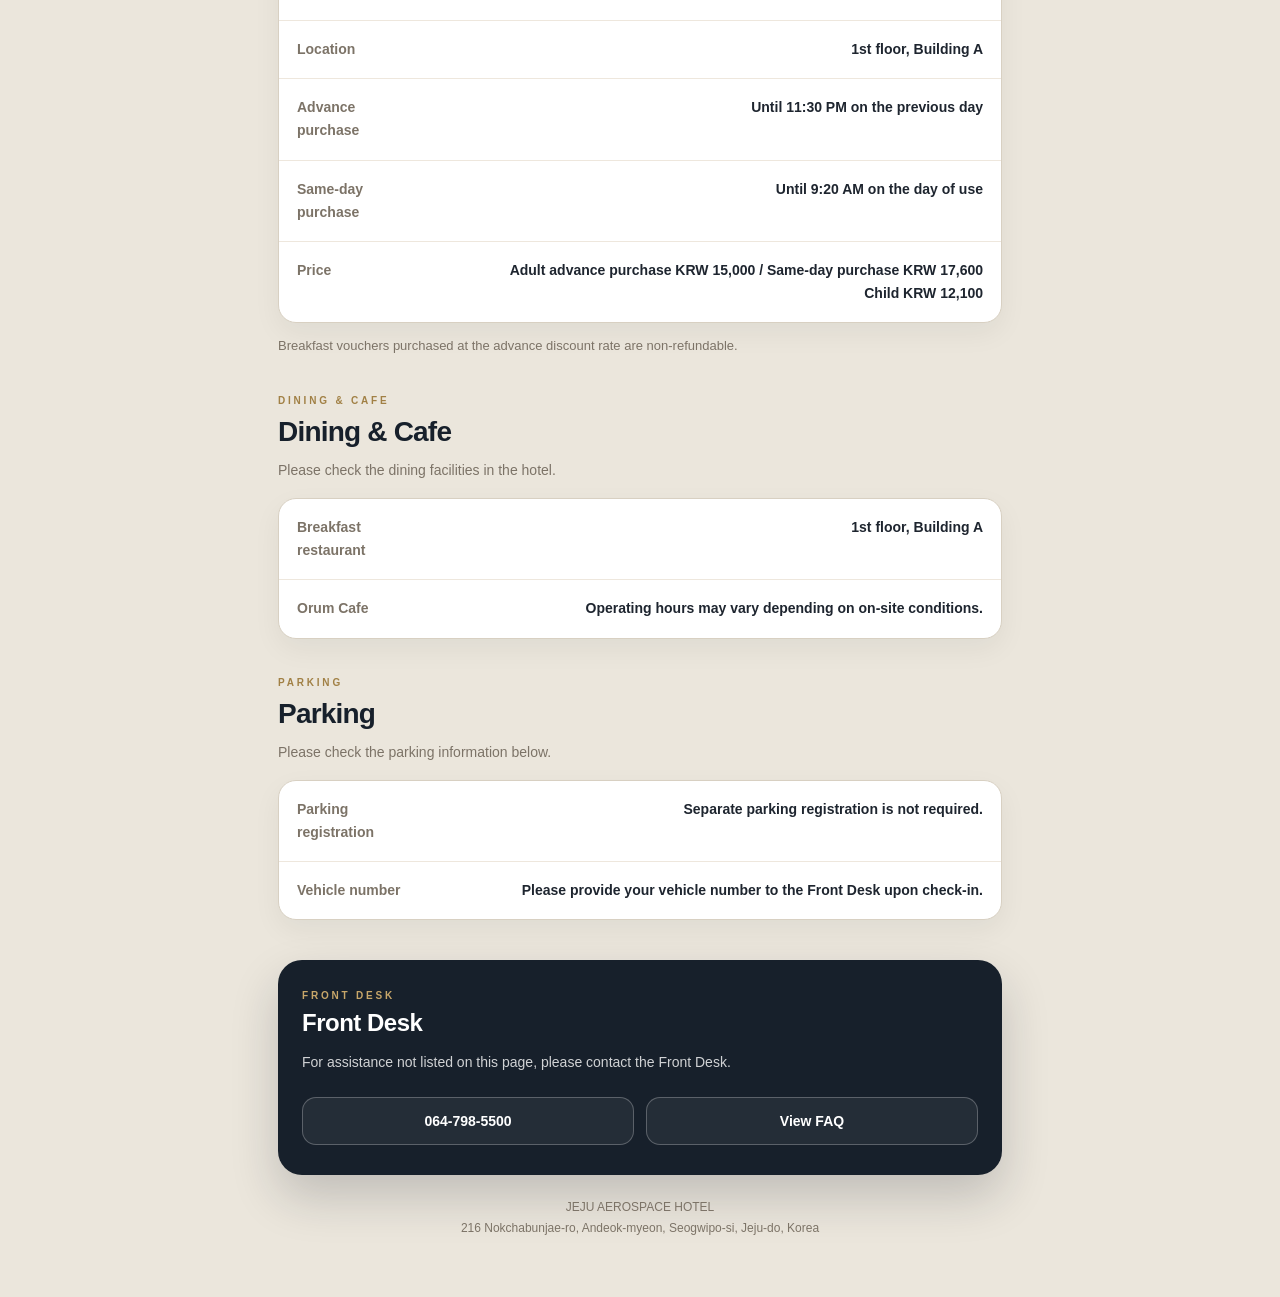
<file: en/stay.html>
<!DOCTYPE html>
<html lang="en">
<head>
  <meta charset="UTF-8" />
  <meta name="viewport" content="width=device-width, initial-scale=1.0" />
  <title>Stay & Dining | JEJU AEROSPACE HOTEL</title>

  <!-- Google Tag Manager -->
  <script>(function(w,d,s,l,i){w[l]=w[l]||[];w[l].push({'gtm.start':
  new Date().getTime(),event:'gtm.js'});var f=d.getElementsByTagName(s)[0],
  j=d.createElement(s),dl=l!='dataLayer'?'&l='+l:'';j.async=true;j.src=
  'https://www.googletagmanager.com/gtm.js?id='+i+dl;f.parentNode.insertBefore(j,f);
  })(window,document,'script','dataLayer','GTM-KJN6C6B9');</script>
  <!-- End Google Tag Manager -->

  <link rel="stylesheet" href="../style.css" />
</head>

<body>
  <!-- Google Tag Manager (noscript) -->
  <noscript><iframe src="https://www.googletagmanager.com/ns.html?id=GTM-KJN6C6B9"
  height="0" width="0" style="display:none;visibility:hidden"></iframe></noscript>
  <!-- End Google Tag Manager (noscript) -->

  <main class="page">

    <header class="topbar">
      <div>
        <div class="brand-main">JEJU AEROSPACE HOTEL</div>
        <div class="brand-sub">Guest Directory</div>
      </div>
      <a class="language" href="../stay.html" aria-label="Korean version">KR</a>
    </header>

    <a class="back-link" href="index.html">← Back to Main</a>

    <section class="hero">
      <div class="hero-inner">
        <span class="kicker">Stay & Dining</span>
        <h1>Stay & Dining</h1>
        <p>
          Please check the essential information for your stay,
          including Wi-Fi, room use, breakfast, and dining information.
        </p>
      </div>
    </section>

    <section class="section" id="check">
      <div class="section-header">
        <span class="section-label">Check-in & Check-out</span>
        <h2 class="section-title">Check-in & Check-out</h2>
        <p class="section-desc">
          Please check the stay times and late check-out policy below.
        </p>
      </div>

      <div class="info-table">
        <div class="info-row">
          <div class="info-label">Check-in</div>
          <div class="info-value">From 3:00 PM</div>
        </div>

        <div class="info-row">
          <div class="info-label">Check-out</div>
          <div class="info-value">Until 11:00 AM</div>
        </div>

        <div class="info-row">
          <div class="info-label">Late check-out</div>
          <div class="info-value">Availability may vary depending on room status on the day.</div>
        </div>
      </div>

      <div class="sub-note">
        Late check-out may be available until 2:00 PM at the latest,
        with an additional charge of KRW 11,000 per hour.
      </div>
    </section>

    <section class="section" id="wifi">
      <div class="section-header">
        <span class="section-label">Wi-Fi</span>
        <h2 class="section-title">Wi-Fi</h2>
        <p class="section-desc">
          Guest room Wi-Fi is available without a separate password.
        </p>
      </div>

      <div class="info-table">
        <div class="info-row">
          <div class="info-label">Network</div>
          <div class="info-value">Select the Wi-Fi network with your room number</div>
        </div>

        <div class="info-row">
          <div class="info-label">Password</div>
          <div class="info-value">Not required</div>
        </div>

        <div class="info-row">
          <div class="info-label">Guide</div>
          <div class="info-value">If the connection is unstable, please select the Wi-Fi network again.</div>
        </div>
      </div>
    </section>

    <section class="section" id="room-guide">
      <div class="section-header">
        <span class="section-label">Room Guide</span>
        <h2 class="section-title">Room Guide</h2>
        <p class="section-desc">
          Please check the main in-room devices and how to use them.
        </p>
      </div>

      <div class="info-table">
        <div class="info-row">
          <div class="info-label">Air conditioner</div>
          <div class="info-value">Please set the operation mode on the remote control screen to “Cooling.”</div>
        </div>

        <div class="info-row">
          <div class="info-label">TV</div>
          <div class="info-value">Please refer to the instructions on the back of the TV remote control.</div>
        </div>

        <div class="info-row">
          <div class="info-label">Room door</div>
          <div class="info-value">If you hear a door alert sound, please push the room door firmly until it is fully closed.</div>
        </div>
      </div>
    </section>

    <section class="section" id="breakfast">
      <div class="section-header">
        <span class="section-label">Breakfast</span>
        <h2 class="section-title">Breakfast</h2>
        <p class="section-desc">
          Please check the breakfast hours and purchase information below.
        </p>
      </div>

      <div class="info-table">
        <div class="info-row">
          <div class="info-label">Hours</div>
          <div class="info-value">7:00 AM – 10:00 AM</div>
        </div>

        <div class="info-row">
          <div class="info-label">Last entry</div>
          <div class="info-value">9:30 AM</div>
        </div>

        <div class="info-row">
          <div class="info-label">Location</div>
          <div class="info-value">1st floor, Building A</div>
        </div>

        <div class="info-row">
          <div class="info-label">Advance purchase</div>
          <div class="info-value">Until 11:30 PM on the previous day</div>
        </div>

        <div class="info-row">
          <div class="info-label">Same-day purchase</div>
          <div class="info-value">Until 9:20 AM on the day of use</div>
        </div>

        <div class="info-row">
          <div class="info-label">Price</div>
          <div class="info-value">
            Adult advance purchase KRW 15,000 / Same-day purchase KRW 17,600<br>
            Child KRW 12,100
          </div>
        </div>
      </div>

      <div class="sub-note">
        Breakfast vouchers purchased at the advance discount rate are non-refundable.
      </div>
    </section>

    <section class="section" id="dining">
      <div class="section-header">
        <span class="section-label">Dining & Cafe</span>
        <h2 class="section-title">Dining & Cafe</h2>
        <p class="section-desc">
          Please check the dining facilities in the hotel.
        </p>
      </div>

      <div class="info-table">
        <div class="info-row">
          <div class="info-label">Breakfast restaurant</div>
          <div class="info-value">1st floor, Building A</div>
        </div>

        <div class="info-row">
          <div class="info-label">Orum Cafe</div>
          <div class="info-value">Operating hours may vary depending on on-site conditions.</div>
        </div>
      </div>
    </section>

    <section class="section" id="parking">
      <div class="section-header">
        <span class="section-label">Parking</span>
        <h2 class="section-title">Parking</h2>
        <p class="section-desc">
          Please check the parking information below.
        </p>
      </div>

      <div class="info-table">
        <div class="info-row">
          <div class="info-label">Parking registration</div>
          <div class="info-value">Separate parking registration is not required.</div>
        </div>

        <div class="info-row">
          <div class="info-label">Vehicle number</div>
          <div class="info-value">Please provide your vehicle number to the Front Desk upon check-in.</div>
        </div>
      </div>
    </section>

    <section class="contact" id="front">
      <span class="section-label">Front Desk</span>
      <h2>Front Desk</h2>
      <p>
        For assistance not listed on this page, please contact the Front Desk.
      </p>

      <div class="contact-actions">
        <a class="contact-button" href="tel:0647985500">064-798-5500</a>
        <a class="contact-button" href="faq.html">View FAQ</a>
      </div>
    </section>

    <footer class="footer">
      JEJU AEROSPACE HOTEL<br>
      216 Nokchabunjae-ro, Andeok-myeon, Seogwipo-si, Jeju-do, Korea
    </footer>

    <a class="floating-home" href="index.html">HOME</a>

  </main>
</body>
</html>
</file>
<file: style.css>
* {
  box-sizing: border-box;
}

html {
  scroll-behavior: smooth;
}

body {
  margin: 0;
  font-family: -apple-system, BlinkMacSystemFont, "Segoe UI", "Noto Sans KR", "Apple SD Gothic Neo", Arial, sans-serif;
  background: #ebe6dc;
  color: #1e252f;
}

a {
  color: inherit;
  text-decoration: none;
}

button,
input {
  font-family: inherit;
}

.page {
  max-width: 760px;
  margin: 0 auto;
  padding: 22px 18px 30px;
}

.topbar {
  display: flex;
  justify-content: space-between;
  align-items: flex-start;
  gap: 14px;
  padding: 6px 0 22px;
}

.topbar-brand {
  min-width: 0;
  padding-top: 2px;
}

.brand-main {
  font-size: 15px;
  font-weight: 800;
  letter-spacing: 2px;
  color: #171f2a;
  line-height: 1.2;
  white-space: nowrap;
}

.brand-sub {
  margin-top: 6px;
  font-size: 11px;
  letter-spacing: 1.6px;
  color: #8a8173;
  text-transform: uppercase;
}

.topbar-actions {
  display: flex;
  align-items: center;
  gap: 8px;
  flex-shrink: 0;
}

.language {
  height: 38px;
  min-width: 48px;
  padding: 0 13px;
  font-size: 11px;
  letter-spacing: 1.1px;
  color: #5f564a;
  border: 1px solid rgba(179, 163, 138, 0.55);
  border-radius: 999px;
  background: linear-gradient(180deg, rgba(255, 255, 255, 0.74) 0%, rgba(246, 242, 234, 0.96) 100%);
  box-shadow:
    inset 0 1px 0 rgba(255, 255, 255, 0.72),
    0 8px 18px rgba(23, 32, 43, 0.055);
  display: inline-flex;
  align-items: center;
  justify-content: center;
  font-weight: 800;
}

.search-toggle {
  height: 38px;
  border: 1px solid rgba(179, 163, 138, 0.55);
  border-radius: 999px;
  background: linear-gradient(180deg, rgba(255, 255, 255, 0.78) 0%, rgba(246, 242, 234, 0.97) 100%);
  color: #5f564a;
  font-size: 12px;
  font-weight: 800;
  letter-spacing: -0.1px;
  line-height: 1;
  display: inline-flex;
  align-items: center;
  justify-content: center;
  gap: 6px;
  cursor: pointer;
  padding: 0 13px;
  white-space: nowrap;
  box-shadow:
    inset 0 1px 0 rgba(255, 255, 255, 0.72),
    0 8px 18px rgba(23, 32, 43, 0.06);
  transition: transform 0.15s ease, box-shadow 0.15s ease, background 0.15s ease;
}

.search-mark {
  position: relative;
  width: 12px;
  height: 12px;
  display: inline-block;
  border: 2px solid #7b705f;
  border-radius: 50%;
}

.search-mark::after {
  content: "";
  position: absolute;
  width: 6px;
  height: 2px;
  right: -5px;
  bottom: -2px;
  background: #7b705f;
  border-radius: 999px;
  transform: rotate(45deg);
  transform-origin: left center;
}

.search-toggle:hover {
  background: linear-gradient(180deg, rgba(255, 255, 255, 0.88) 0%, rgba(243, 237, 227, 1) 100%);
  box-shadow:
    inset 0 1px 0 rgba(255, 255, 255, 0.78),
    0 10px 20px rgba(23, 32, 43, 0.085);
}

.search-toggle:active {
  transform: scale(0.97);
}

/* Hero */

.hero {
  background: #17202b;
  color: #fff;
  padding: 44px 28px 42px;
  position: relative;
  overflow: hidden;
  border-radius: 24px;
  box-shadow: 0 22px 48px rgba(23, 32, 43, 0.22);
}

.hero::before {
  content: "";
  position: absolute;
  right: 0;
  top: 0;
  width: 48%;
  height: 100%;
  background: linear-gradient(135deg, rgba(191, 157, 95, 0.32), rgba(255, 255, 255, 0));
  opacity: 0.9;
}

.hero::after {
  content: "";
  position: absolute;
  right: 26px;
  bottom: 22px;
  width: 86px;
  height: 1px;
  background: rgba(199, 166, 105, 0.75);
}

.hero-inner {
  position: relative;
  z-index: 1;
}

.main-hero .hero-inner {
  position: relative;
}

.hero-logo {
  position: absolute;
  top: -8px;
  right: 0;
  width: 96px;
  height: auto;
  object-fit: contain;
  display: block;
  opacity: 0.96;
  border: none;
  box-shadow: none;
  background: transparent;
}

.main-hero .kicker {
  padding-right: 122px;
}

.kicker {
  display: block;
  font-size: 11px;
  letter-spacing: 2.4px;
  color: #c7a669;
  font-weight: 700;
  text-transform: uppercase;
  margin-bottom: 20px;
}

.hero h1 {
  margin: 0;
  font-size: 31px;
  line-height: 1.22;
  font-weight: 700;
  letter-spacing: -0.8px;
}

.hero p {
  margin: 18px 0 0;
  font-size: 15px;
  line-height: 1.85;
  color: rgba(255, 255, 255, 0.82);
  word-break: keep-all;
}

/* Quick Access */

.quick {
  margin-top: 18px;
  background: #fff;
  border: 1px solid #d8d0c2;
  border-radius: 24px;
  overflow: hidden;
  box-shadow: 0 14px 34px rgba(23, 32, 43, 0.065);
}

.quick-title {
  height: 50px;
  padding: 0 20px;
  border-bottom: 1px solid #e8e1d7;
  display: flex;
  align-items: center;
}

.quick-title span {
  display: block;
  font-size: 10px;
  line-height: 1;
  letter-spacing: 3px;
  color: #a18045;
  font-weight: 800;
  text-transform: uppercase;
  margin-bottom: 0;
}

.quick-title h2 {
  margin: 0;
  font-size: 28px;
  color: #17202b;
  letter-spacing: -0.8px;
  line-height: 1.25;
}

.quick-grid {
  display: grid;
  grid-template-columns: repeat(2, 1fr);
}

.quick-card {
  min-height: 148px;
  padding: 22px 18px 24px;
  border-bottom: 1px solid #eee7dd;
  display: flex;
  flex-direction: column;
  justify-content: space-between;
  text-align: center;
  transition: background 0.15s ease, transform 0.15s ease;
}

.quick-card:nth-child(odd) {
  border-right: 1px solid #eee7dd;
}

.quick-card:nth-last-child(1),
.quick-card:nth-last-child(2) {
  border-bottom: none;
}

.quick-card:active {
  background: #faf7f1;
  transform: scale(0.99);
}

.quick-no {
  font-size: 12px;
  letter-spacing: 2.4px;
  color: #a18045;
  font-weight: 800;
  text-align: left;
}

.quick-main {
  margin-top: 22px;
  font-size: 25px;
  line-height: 1.25;
  font-weight: 800;
  color: #1e252f;
  letter-spacing: -0.8px;
}

.quick-en {
  margin-top: 9px;
  font-size: 10px;
  letter-spacing: 1.8px;
  color: #9b9287;
  font-weight: 800;
  text-transform: uppercase;
}

/* Notice */

.notice {
  margin-top: 18px;
  padding: 16px 18px;
  background: #f6f2ea;
  border-left: 3px solid #b89658;
  border-radius: 16px;
  color: #5f564a;
  font-size: 14px;
  line-height: 1.75;
  word-break: keep-all;
}

/* Section */

.section {
  margin-top: 38px;
}

.section-header {
  margin-bottom: 15px;
}

.section-label {
  display: block;
  font-size: 10px;
  letter-spacing: 2.8px;
  color: #a18045;
  font-weight: 800;
  text-transform: uppercase;
  margin-bottom: 8px;
}

.section-title {
  margin: 0;
  font-size: 28px;
  color: #17202b;
  letter-spacing: -0.8px;
  line-height: 1.3;
}

.section-desc {
  margin: 9px 0 0;
  font-size: 14px;
  line-height: 1.7;
  color: #7c7367;
  word-break: keep-all;
}

/* Directory */

.directory {
  background: #fff;
  border: 1px solid #d8d0c2;
  border-radius: 22px;
  overflow: hidden;
  box-shadow: 0 10px 28px rgba(23, 32, 43, 0.055);
}

.directory-item {
  display: grid;
  grid-template-columns: 46px 1fr 18px;
  gap: 14px;
  align-items: center;
  padding: 24px 20px;
  border-bottom: 1px solid #eee7dd;
  transition: background 0.15s ease, transform 0.15s ease;
}

.directory-item:active {
  background: #faf7f1;
  transform: scale(0.99);
}

.directory-item:last-child {
  border-bottom: none;
}

.directory-no {
  font-size: 14px;
  letter-spacing: 2px;
  color: #a18045;
  font-weight: 800;
}

.directory-title {
  font-size: 22px;
  font-weight: 800;
  color: #1e252f;
  letter-spacing: -0.7px;
  line-height: 1.3;
}

.arrow {
  color: #b89658;
  font-size: 24px;
  text-align: right;
}

/* Benefits */

.benefit-list {
  background: #fff;
  border: 1px solid #d8d0c2;
  border-radius: 22px;
  overflow: hidden;
  box-shadow: 0 10px 28px rgba(23, 32, 43, 0.055);
}

.benefit-card {
  display: grid;
  grid-template-columns: 48px 1fr auto;
  gap: 14px;
  align-items: center;
  padding: 20px 18px;
  border-bottom: 1px solid #eee7dd;
}
.benefit-info {
  min-width: 0;
}
.benefit-link {
  min-height: 38px;
  padding: 0 13px;
  border-radius: 12px;
  background: #17202b;
  color: #fff;
  display: inline-flex;
  align-items: center;
  justify-content: center;
  font-size: 13px;
  font-weight: 800;
  white-space: nowrap;
}

.benefit-link:active {
  transform: scale(0.985);
}

.benefit-card:last-child {
  border-bottom: none;
}

.benefit-no {
  font-size: 13px;
  letter-spacing: 2px;
  color: #a18045;
  font-weight: 800;
  line-height: 1.4;
}

.benefit-title {
  font-size: 18px;
  font-weight: 800;
  color: #1e252f;
  letter-spacing: -0.5px;
  line-height: 1.35;
}

.benefit-desc {
  margin-top: 7px;
  font-size: 14px;
  color: #7c7367;
  line-height: 1.6;
  word-break: keep-all;
}

/* Info Table */

.info-table {
  background: #fff;
  border: 1px solid #d8d0c2;
  border-radius: 18px;
  overflow: hidden;
  box-shadow: 0 10px 28px rgba(23, 32, 43, 0.055);
}

.info-row {
  display: grid;
  grid-template-columns: 118px 1fr;
  gap: 16px;
  padding: 17px 18px;
  border-bottom: 1px solid #eee7dd;
  font-size: 14px;
  line-height: 1.65;
}

.info-row:last-child {
  border-bottom: none;
}

.info-label {
  color: #7c7367;
  font-weight: 600;
}

.info-value {
  color: #1e252f;
  font-weight: 700;
  text-align: right;
  word-break: keep-all;
}

.sub-note {
  margin-top: 12px;
  font-size: 13px;
  line-height: 1.7;
  color: #7c7367;
  word-break: keep-all;
}

/* FAQ */

.faq {
  background: #fff;
  border: 1px solid #d8d0c2;
  border-radius: 18px;
  overflow: hidden;
  box-shadow: 0 10px 28px rgba(23, 32, 43, 0.055);
}

details {
  border-bottom: 1px solid #eee7dd;
}

details:last-child {
  border-bottom: none;
}

summary {
  list-style: none;
  cursor: pointer;
  position: relative;
  padding: 18px 50px 18px 18px;
  font-size: 15px;
  line-height: 1.6;
  color: #1e252f;
  font-weight: 700;
  word-break: keep-all;
}

summary::-webkit-details-marker {
  display: none;
}

summary::after {
  content: "+";
  position: absolute;
  right: 18px;
  top: 17px;
  font-size: 22px;
  color: #a18045;
  font-weight: 300;
}

details[open] summary::after {
  content: "–";
}

details p {
  margin: 0;
  padding: 0 18px 20px;
  font-size: 14px;
  line-height: 1.85;
  color: #5f564a;
  word-break: keep-all;
}

.price-box {
  margin: 0 18px 20px;
  padding: 15px 16px;
  background: #f6f2ea;
  border: 1px solid #eadcc2;
  border-radius: 14px;
  font-size: 14px;
  line-height: 1.85;
  color: #4f473d;
  word-break: keep-all;
}

/* Contact */

.contact {
  margin-top: 40px;
  background: #17202b;
  color: #fff;
  padding: 30px 24px;
  border-radius: 24px;
  box-shadow: 0 22px 48px rgba(23, 32, 43, 0.2);
}

.contact .section-label {
  color: #c7a669;
}

.contact h2 {
  margin: 0;
  font-size: 24px;
  letter-spacing: -0.5px;
}

.contact p {
  margin: 13px 0 0;
  color: rgba(255, 255, 255, 0.8);
  font-size: 14px;
  line-height: 1.8;
  word-break: keep-all;
}

.contact-actions {
  margin-top: 22px;
  display: grid;
  grid-template-columns: 1fr 1fr;
  gap: 12px;
}

.contact-button {
  border: 1px solid rgba(255, 255, 255, 0.25);
  border-radius: 14px;
  padding: 15px 12px;
  text-align: center;
  color: #fff;
  font-size: 14px;
  font-weight: 700;
  background: rgba(255, 255, 255, 0.06);
  transition: background 0.15s ease, transform 0.15s ease;
}

.contact-button:active {
  background: rgba(255, 255, 255, 0.12);
  transform: scale(0.985);
}

/* Back / Footer */

.back-link {
  display: inline-block;
  margin-bottom: 18px;
  font-size: 13px;
  color: #7c7367;
  border-bottom: 1px solid #b89658;
  padding-bottom: 3px;
}

.footer {
  padding: 22px 0 28px;
  text-align: center;
  font-size: 12px;
  color: #7c7367;
  line-height: 1.75;
  word-break: keep-all;
}

/* Floating Home */

.floating-home {
  position: fixed;
  right: 18px;
  bottom: 18px;
  z-index: 50;
  width: 54px;
  height: 54px;
  border-radius: 50%;
  background: #17202b;
  color: #fff;
  display: flex;
  align-items: center;
  justify-content: center;
  font-size: 13px;
  font-weight: 800;
  letter-spacing: -0.2px;
  box-shadow: 0 12px 28px rgba(23, 32, 43, 0.28);
  border: 1px solid rgba(199, 166, 105, 0.45);
}

.floating-home:active {
  transform: translateY(1px);
}

/* Search Popup */

.search-overlay {
  position: fixed;
  inset: 0;
  z-index: 100;
  display: none;
  align-items: flex-start;
  justify-content: center;
  padding: 84px 18px 24px;
  background: rgba(18, 24, 33, 0.44);
  backdrop-filter: blur(8px);
}

.search-overlay.is-open {
  display: flex;
}

body.search-open {
  overflow: hidden;
}

.search-panel {
  width: 100%;
  max-width: 520px;
  background: linear-gradient(180deg, #ffffff 0%, #fbf8f2 100%);
  border: 1px solid #d9d0c2;
  border-radius: 26px;
  padding: 22px 20px 20px;
  box-shadow:
    0 26px 60px rgba(23, 32, 43, 0.24),
    inset 0 1px 0 rgba(255, 255, 255, 0.7);
}

.search-panel-head {
  display: flex;
  justify-content: space-between;
  gap: 18px;
  align-items: flex-start;
}

.search-label {
  font-size: 10px;
  letter-spacing: 2.8px;
  color: #a18045;
  font-weight: 800;
  text-transform: uppercase;
  margin-bottom: 8px;
}

.search-panel h2 {
  margin: 0;
  font-size: 23px;
  line-height: 1.3;
  color: #17202b;
  letter-spacing: -0.7px;
}

.search-close {
  width: 40px;
  height: 40px;
  border: 1px solid #d8d0c2;
  border-radius: 999px;
  background: linear-gradient(180deg, #ffffff 0%, #f3eee5 100%);
  color: #6f6659;
  font-size: 24px;
  line-height: 1;
  cursor: pointer;
  padding: 0;
  flex: 0 0 auto;
  box-shadow:
    inset 0 1px 0 rgba(255, 255, 255, 0.72),
    0 6px 14px rgba(23, 32, 43, 0.06);
  transition: transform 0.15s ease;
}

.search-close:active {
  transform: scale(0.96);
}

.search-panel p {
  margin: 10px 0 16px;
  font-size: 13px;
  line-height: 1.6;
  color: #7c7367;
  word-break: keep-all;
}

.search-form {
  display: grid;
  grid-template-columns: 1fr 78px;
  gap: 10px;
}

.search-form input {
  width: 100%;
  min-height: 50px;
  border: 1px solid #d8d0c2;
  border-radius: 16px;
  padding: 0 15px;
  font-size: 14px;
  color: #1e252f;
  background: rgba(255, 255, 255, 0.82);
  outline: none;
  font-weight: 600;
  box-shadow: inset 0 1px 2px rgba(23, 32, 43, 0.03);
}

.search-form input::placeholder {
  color: #9b9287;
  font-weight: 500;
}

.search-form input:focus {
  border-color: #b89658;
  background: #fff;
  box-shadow:
    0 0 0 3px rgba(184, 150, 88, 0.13),
    inset 0 1px 2px rgba(23, 32, 43, 0.03);
}

.search-form button {
  min-height: 50px;
  border: none;
  border-radius: 16px;
  background: linear-gradient(180deg, #1d2836 0%, #17202b 100%);
  color: #fff;
  font-size: 14px;
  font-weight: 800;
  cursor: pointer;
  box-shadow:
    inset 0 1px 0 rgba(255, 255, 255, 0.08),
    0 10px 20px rgba(23, 32, 43, 0.16);
  transition: transform 0.15s ease, box-shadow 0.15s ease;
}

.search-form button:active {
  transform: scale(0.98);
}

.search-message {
  margin-top: 10px;
  font-size: 13px;
  line-height: 1.55;
  color: #8a4b32;
  word-break: keep-all;
}

/* Stay / Service / Policy Page Tabs */

.stay-section,
.service-section,
.policy-section {
  margin-top: 34px;
}

.stay-tabs,
.service-tabs,
.policy-tabs {
  display: grid;
  grid-template-columns: repeat(4, 1fr);
  gap: 0;
  margin-top: 18px;
  margin-bottom: 14px;
  background: #fff;
  border: 1px solid #d8d0c2;
  border-radius: 18px;
  overflow: hidden;
  box-shadow: 0 10px 28px rgba(23, 32, 43, 0.055);
}

.stay-tab,
.service-tab,
.policy-tab {
  min-height: 58px;
  border: none;
  border-right: 1px solid #eee7dd;
  background: #fff;
  color: #1e252f;
  font-family: inherit;
  font-size: 16px;
  font-weight: 800;
  letter-spacing: -0.4px;
  display: flex;
  align-items: center;
  justify-content: center;
  cursor: pointer;
  transition: background 0.15s ease, color 0.15s ease, transform 0.15s ease;
}

.stay-tab:last-child,
.service-tab:last-child,
.policy-tab:last-child {
  border-right: none;
}

.stay-tab.is-active,
.service-tab.is-active,
.policy-tab.is-active {
  background: #17202b;
  color: #fff;
}

.stay-tab:active,
.service-tab:active,
.policy-tab:active {
  transform: scale(0.98);
}

.stay-panel,
.service-panel,
.policy-panel {
  display: none;
}

.stay-panel.is-active,
.service-panel.is-active,
.policy-panel.is-active {
  display: block;
}

.stay-panel > .section:first-child,
.service-panel > .section:first-child,
.policy-panel > .section:first-child {
  margin-top: 0;
}

/* Nearby Guide */

.nearby-section {
  margin-top: 34px;
}

.nearby-tabs {
  display: grid;
  grid-template-columns: repeat(3, 1fr);
  gap: 0;
  margin-top: 18px;
  margin-bottom: 14px;
  background: #fff;
  border: 1px solid #d8d0c2;
  border-radius: 18px;
  overflow: hidden;
  box-shadow: 0 10px 28px rgba(23, 32, 43, 0.055);
}

.nearby-tab {
  min-height: 58px;
  border: none;
  border-right: 1px solid #eee7dd;
  background: #fff;
  color: #1e252f;
  font-family: inherit;
  font-size: 16px;
  font-weight: 800;
  letter-spacing: -0.4px;
  display: flex;
  align-items: center;
  justify-content: center;
  cursor: pointer;
  transition: background 0.15s ease, color 0.15s ease, transform 0.15s ease;
}

.nearby-tab:last-child {
  border-right: none;
}

.nearby-tab.is-active {
  background: #17202b;
  color: #fff;
}

.nearby-tab:active {
  transform: scale(0.98);
}

.nearby-panel {
  display: none;
}

.nearby-panel.is-active {
  display: block;
}

.restaurant-filter-wrap {
  margin-bottom: 14px;
}

.restaurant-filters {
  display: flex;
  gap: 8px;
  overflow-x: auto;
  padding: 2px 0 8px;
  -webkit-overflow-scrolling: touch;
}

.restaurant-filter {
  flex: 0 0 auto;
  min-height: 40px;
  border: 1px solid #d8d0c2;
  border-radius: 999px;
  background: rgba(255, 255, 255, 0.72);
  color: #6f6659;
  font-family: inherit;
  font-size: 13px;
  font-weight: 800;
  letter-spacing: -0.2px;
  padding: 0 14px;
  cursor: pointer;
  transition: background 0.15s ease, color 0.15s ease, transform 0.15s ease;
}

.restaurant-filter.is-active {
  background: #17202b;
  color: #fff;
  border-color: #17202b;
}

.restaurant-filter:active {
  transform: scale(0.98);
}

.nearby-list {
  display: grid;
  gap: 12px;
}

.nearby-card {
  background: #fff;
  border: 1px solid #d8d0c2;
  border-radius: 18px;
  padding: 20px 18px;
  box-shadow: 0 10px 28px rgba(23, 32, 43, 0.055);
}

.nearby-card[hidden] {
  display: none;
}

.nearby-card-head {
  display: flex;
  justify-content: space-between;
  gap: 14px;
  align-items: flex-start;
}

.nearby-category {
  font-size: 10px;
  letter-spacing: 2.2px;
  color: #a18045;
  font-weight: 900;
  text-transform: uppercase;
  margin-bottom: 7px;
}

.nearby-card h3 {
  margin: 0;
  font-size: 20px;
  line-height: 1.35;
  color: #1e252f;
  letter-spacing: -0.6px;
}

.nearby-distance {
  flex: 0 0 auto;
  font-size: 12px;
  line-height: 1.4;
  color: #7c7367;
  font-weight: 800;
  padding-top: 3px;
}

.nearby-card p {
  margin: 12px 0 0;
  font-size: 14px;
  line-height: 1.75;
  color: #5f564a;
  word-break: keep-all;
}

.nearby-button {
  margin-top: 16px;
  min-height: 42px;
  padding: 0 14px;
  border-radius: 12px;
  background: #17202b;
  color: #fff;
  display: inline-flex;
  align-items: center;
  justify-content: center;
  font-size: 13px;
  font-weight: 800;
}

.nearby-button:active {
  transform: scale(0.985);
}

/* Mobile */

@media (max-width: 520px) {
  .page {
    padding: 18px 15px 28px;
  }

  .topbar {
    gap: 10px;
    align-items: flex-start;
  }

  .brand-main {
    font-size: 14px;
    letter-spacing: 1.7px;
  }

  .brand-sub {
    font-size: 10px;
    letter-spacing: 1.5px;
  }

  .topbar-actions {
    gap: 7px;
  }

  .language {
    height: 36px;
    min-width: 44px;
    padding: 0 11px;
    font-size: 11px;
  }

  .search-toggle {
    height: 36px;
    padding: 0 11px;
    font-size: 11px;
    gap: 5px;
  }

  .search-mark {
    width: 10px;
    height: 10px;
    border-width: 1.7px;
  }

  .search-mark::after {
    width: 5px;
    height: 1.8px;
    right: -4px;
    bottom: -2px;
  }

  .hero {
    padding: 40px 23px 38px;
    border-radius: 22px;
  }

  .main-hero {
    padding: 32px 22px 30px;
    min-height: 238px;
  }

  .hero h1 {
    font-size: 28px;
  }

  .page-en-index .main-hero h1 {
    font-size: 28px;
    line-height: 1.22;
    letter-spacing: -0.8px;
  }

  .hero-logo {
    width: 76px;
    top: -6px;
  }

  .main-hero .kicker {
    padding-right: 96px;
  }

  .quick-title {
    height: 50px;
    padding: 0 18px;
  }

  .quick-card {
    min-height: 142px;
    padding: 20px 16px 22px;
  }

  .quick-main {
    font-size: 23px;
  }

  .quick-en {
    font-size: 9px;
  }

  .directory-item {
    grid-template-columns: 46px 1fr 16px;
    gap: 12px;
    padding: 24px 18px;
  }

  .directory-title {
    font-size: 21px;
  }

  .benefit-card {
    grid-template-columns: 44px 1fr;
    padding: 19px 18px;
  }
  .benefit-link {
  grid-column: 2;
  justify-self: start;
  margin-top: 4px;
}

  .benefit-title {
    font-size: 18px;
  }

  .info-row {
    grid-template-columns: 1fr;
    gap: 5px;
  }

  .info-value {
    text-align: left;
  }

  .contact-actions {
    grid-template-columns: 1fr;
  }

  .floating-home {
    right: 15px;
    bottom: 15px;
    width: 52px;
    height: 52px;
  }

  .search-overlay {
    padding: 74px 15px 22px;
  }

  .search-panel {
    padding: 20px 18px 18px;
    border-radius: 24px;
  }

  .search-panel h2 {
    font-size: 22px;
  }

  .search-form {
    grid-template-columns: 1fr 70px;
  }

  .search-form input,
  .search-form button {
    min-height: 47px;
  }

  .stay-section,
  .service-section,
  .policy-section,
  .nearby-section {
    margin-top: 28px;
  }

  .stay-tabs,
  .service-tabs,
  .policy-tabs,
  .nearby-tabs {
    margin-top: 16px;
    margin-bottom: 13px;
    border-radius: 17px;
  }

  .stay-tab,
  .service-tab,
  .policy-tab,
  .nearby-tab {
    min-height: 56px;
    font-size: 15px;
    letter-spacing: -0.5px;
  }

  .nearby-card {
    padding: 20px 18px;
  }

  .nearby-card h3 {
    font-size: 20px;
  }
}
/* Index Font Size Adjustment */

.main-hero .kicker {
  font-size: 11px;
}

.main-hero h1 {
  font-size: 34px;
  line-height: 1.18;
}

.main-hero p {
  font-size: 15px;
  line-height: 1.75;
}

.quick-title span {
  font-size: 10px;
}

.quick-card h3 {
  font-size: 18px;
}

.quick-card p {
  font-size: 13px;
}

.menu-card-title {
  font-size: 19px;
}

.menu-card-desc {
  font-size: 13px;
}

@media (max-width: 520px) {
  .main-hero .kicker {
    font-size: 10px;
  }

  .main-hero h1 {
    font-size: 28px;
    line-height: 1.2;
  }

  .main-hero p {
    font-size: 14px;
    line-height: 1.7;
  }

  .quick-card h3 {
    font-size: 17px;
  }

  .quick-card p {
    font-size: 12px;
  }

  .menu-card-title {
    font-size: 18px;
  }

  .menu-card-desc {
    font-size: 12px;
  }
}
/* Dining Inner Tabs */

.dining-tabs {
  display: grid;
  grid-template-columns: repeat(2, 1fr);
  gap: 0;
  margin: 0 0 14px;
  background: #fff;
  border: 1px solid #d8d0c2;
  border-radius: 16px;
  overflow: hidden;
  box-shadow: 0 10px 28px rgba(23, 32, 43, 0.055);
}

.dining-tab {
  min-height: 52px;
  border: none;
  border-right: 1px solid #eee7dd;
  background: #fff;
  color: #1e252f;
  font-family: inherit;
  font-size: 15px;
  font-weight: 800;
  letter-spacing: -0.4px;
  display: flex;
  align-items: center;
  justify-content: center;
  cursor: pointer;
  transition: background 0.15s ease, color 0.15s ease, transform 0.15s ease;
}

.dining-tab:last-child {
  border-right: none;
}

.dining-tab.is-active {
  background: #17202b;
  color: #fff;
}

.dining-tab:active {
  transform: scale(0.98);
}

.dining-panel {
  display: none;
}

.dining-panel.is-active {
  display: block;
}

.dining-panel > .section:first-child {
  margin-top: 0;
}

@media (max-width: 520px) {
  .dining-tabs {
    margin-bottom: 13px;
    border-radius: 16px;
  }

  .dining-tab {
    min-height: 50px;
    font-size: 15px;
  }
}
</file>
